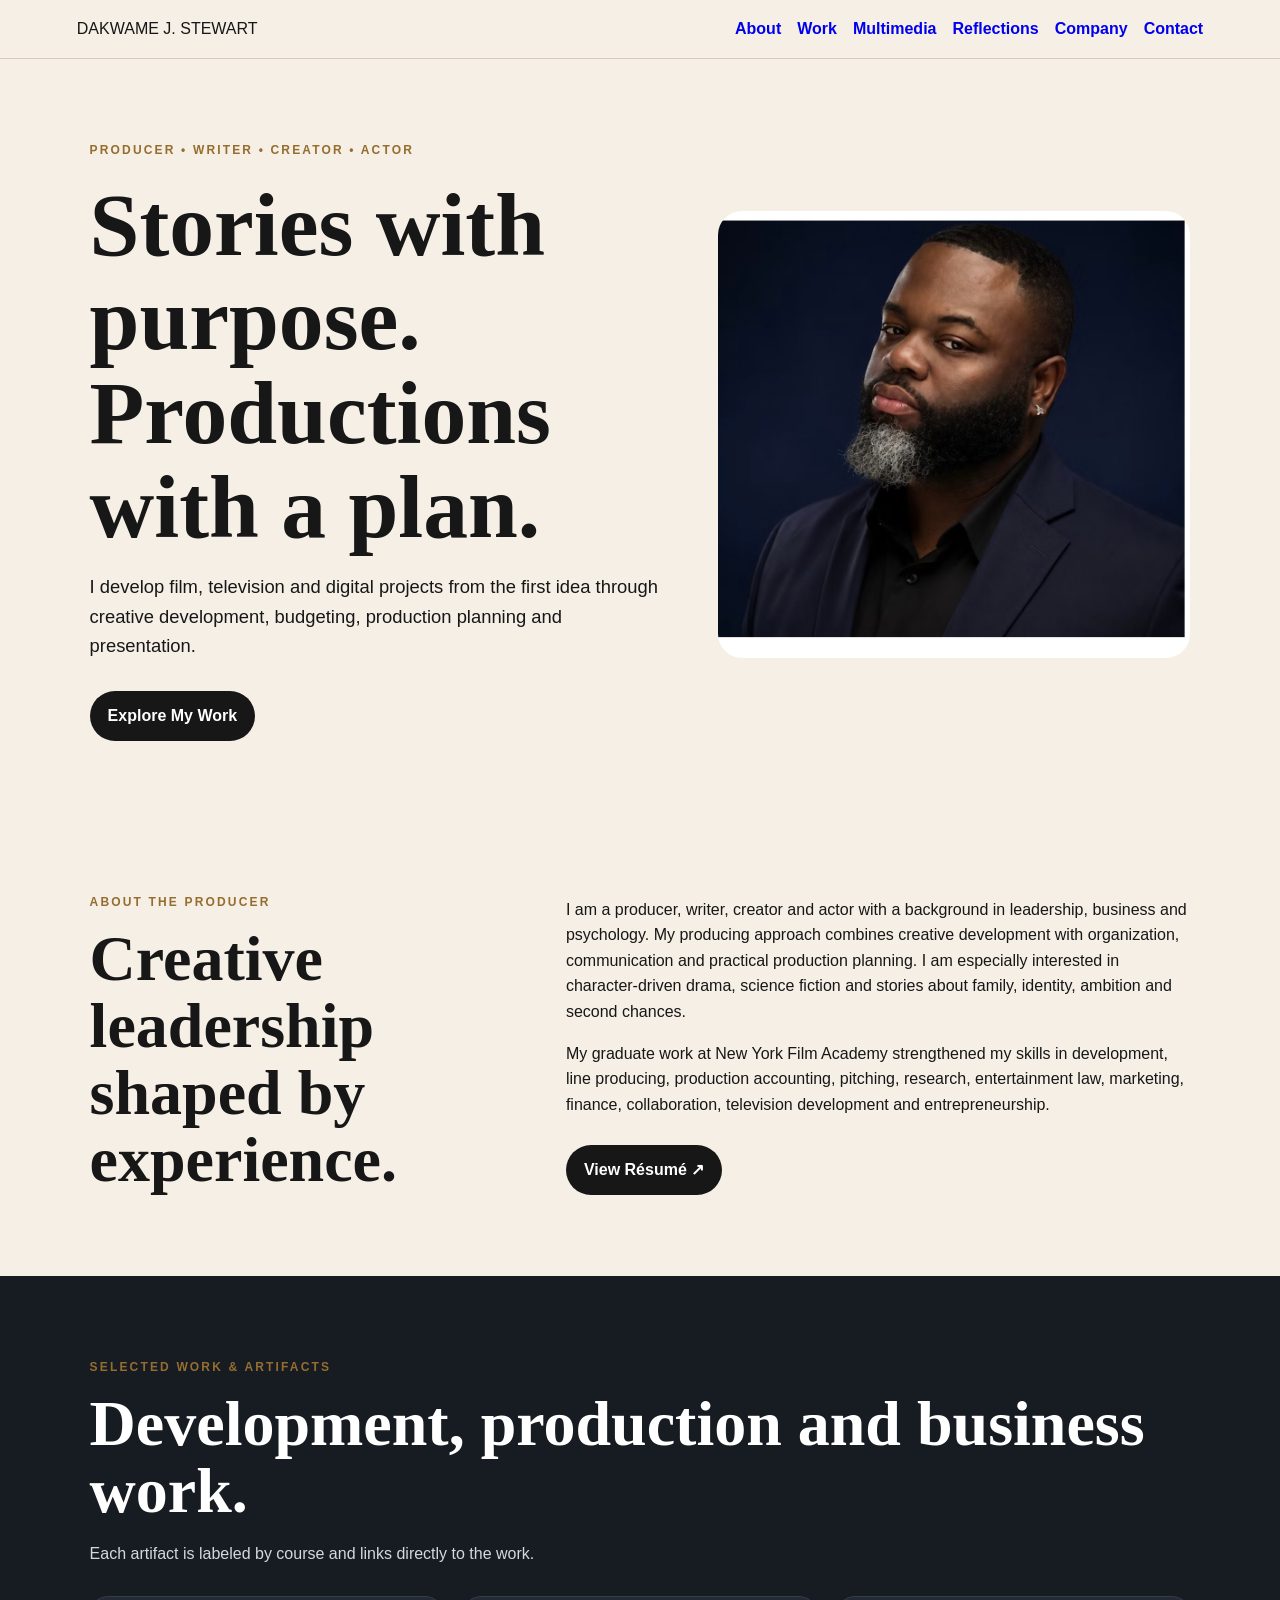
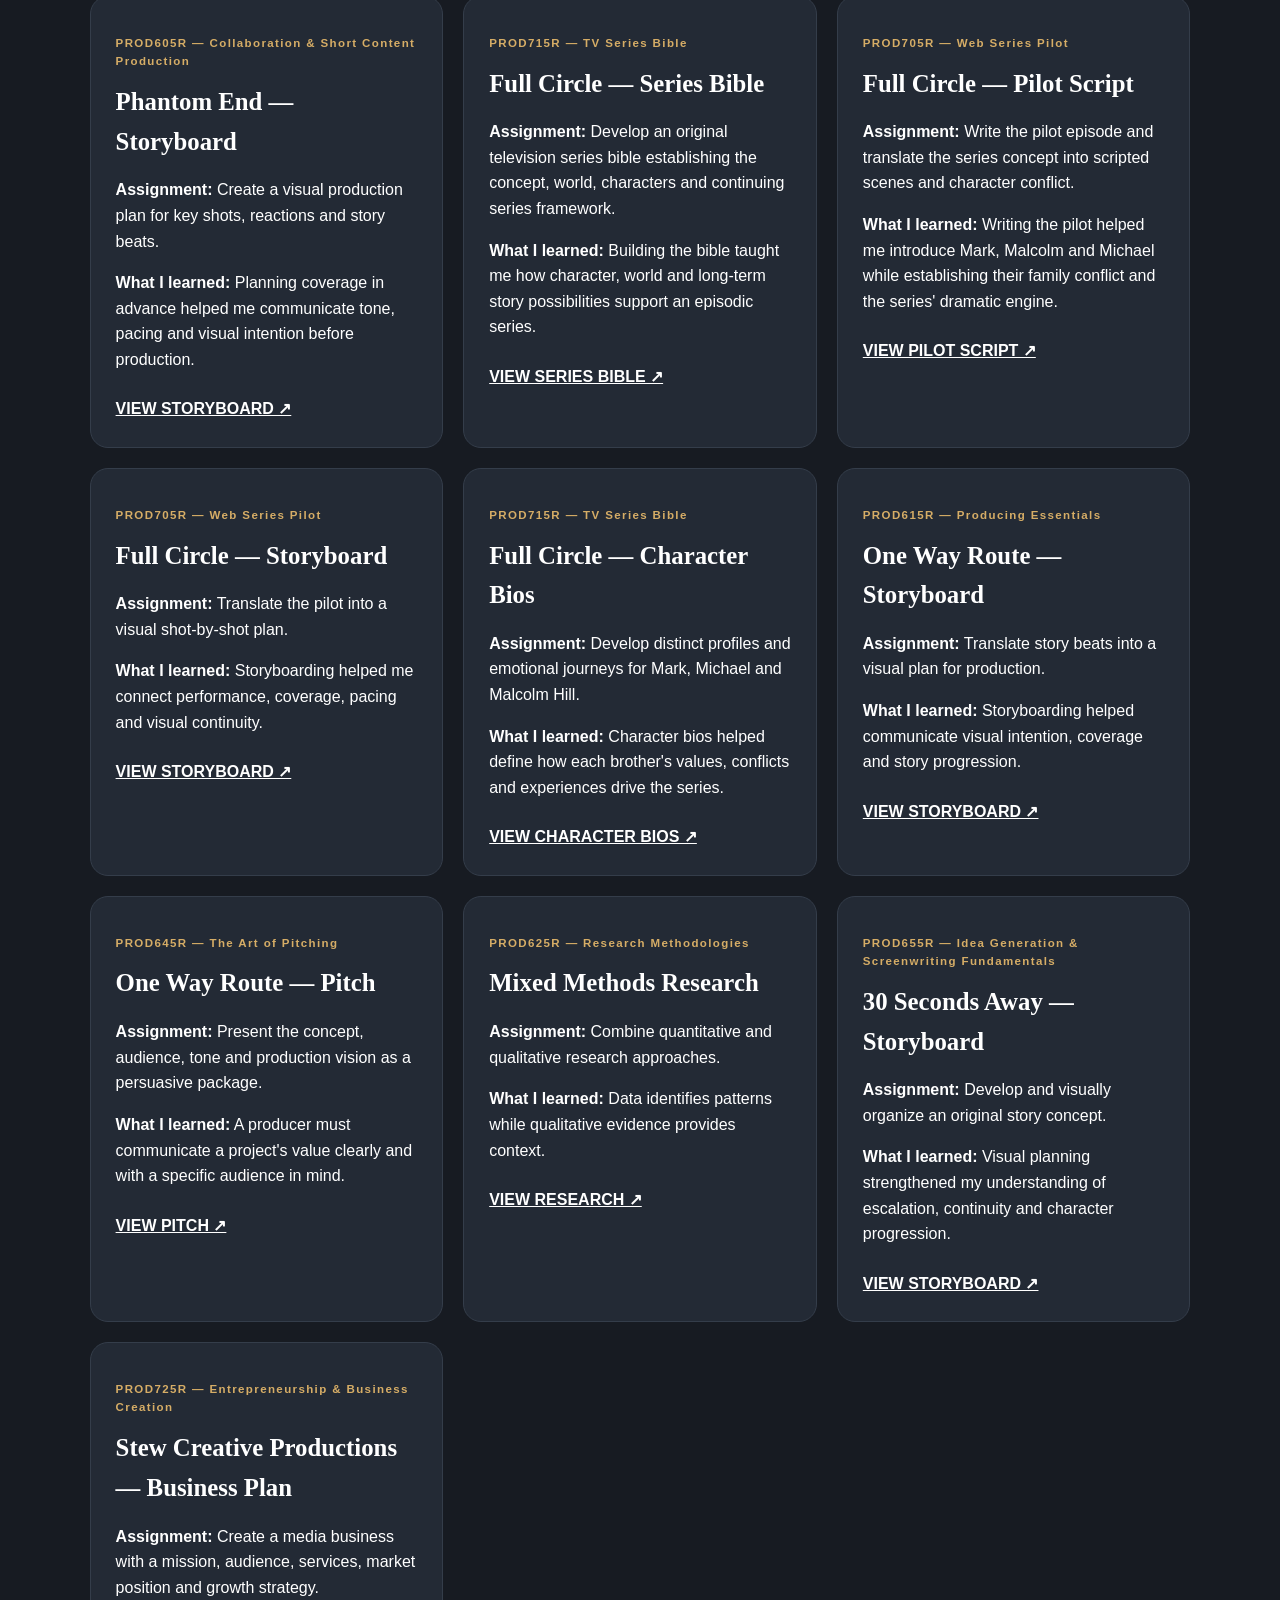
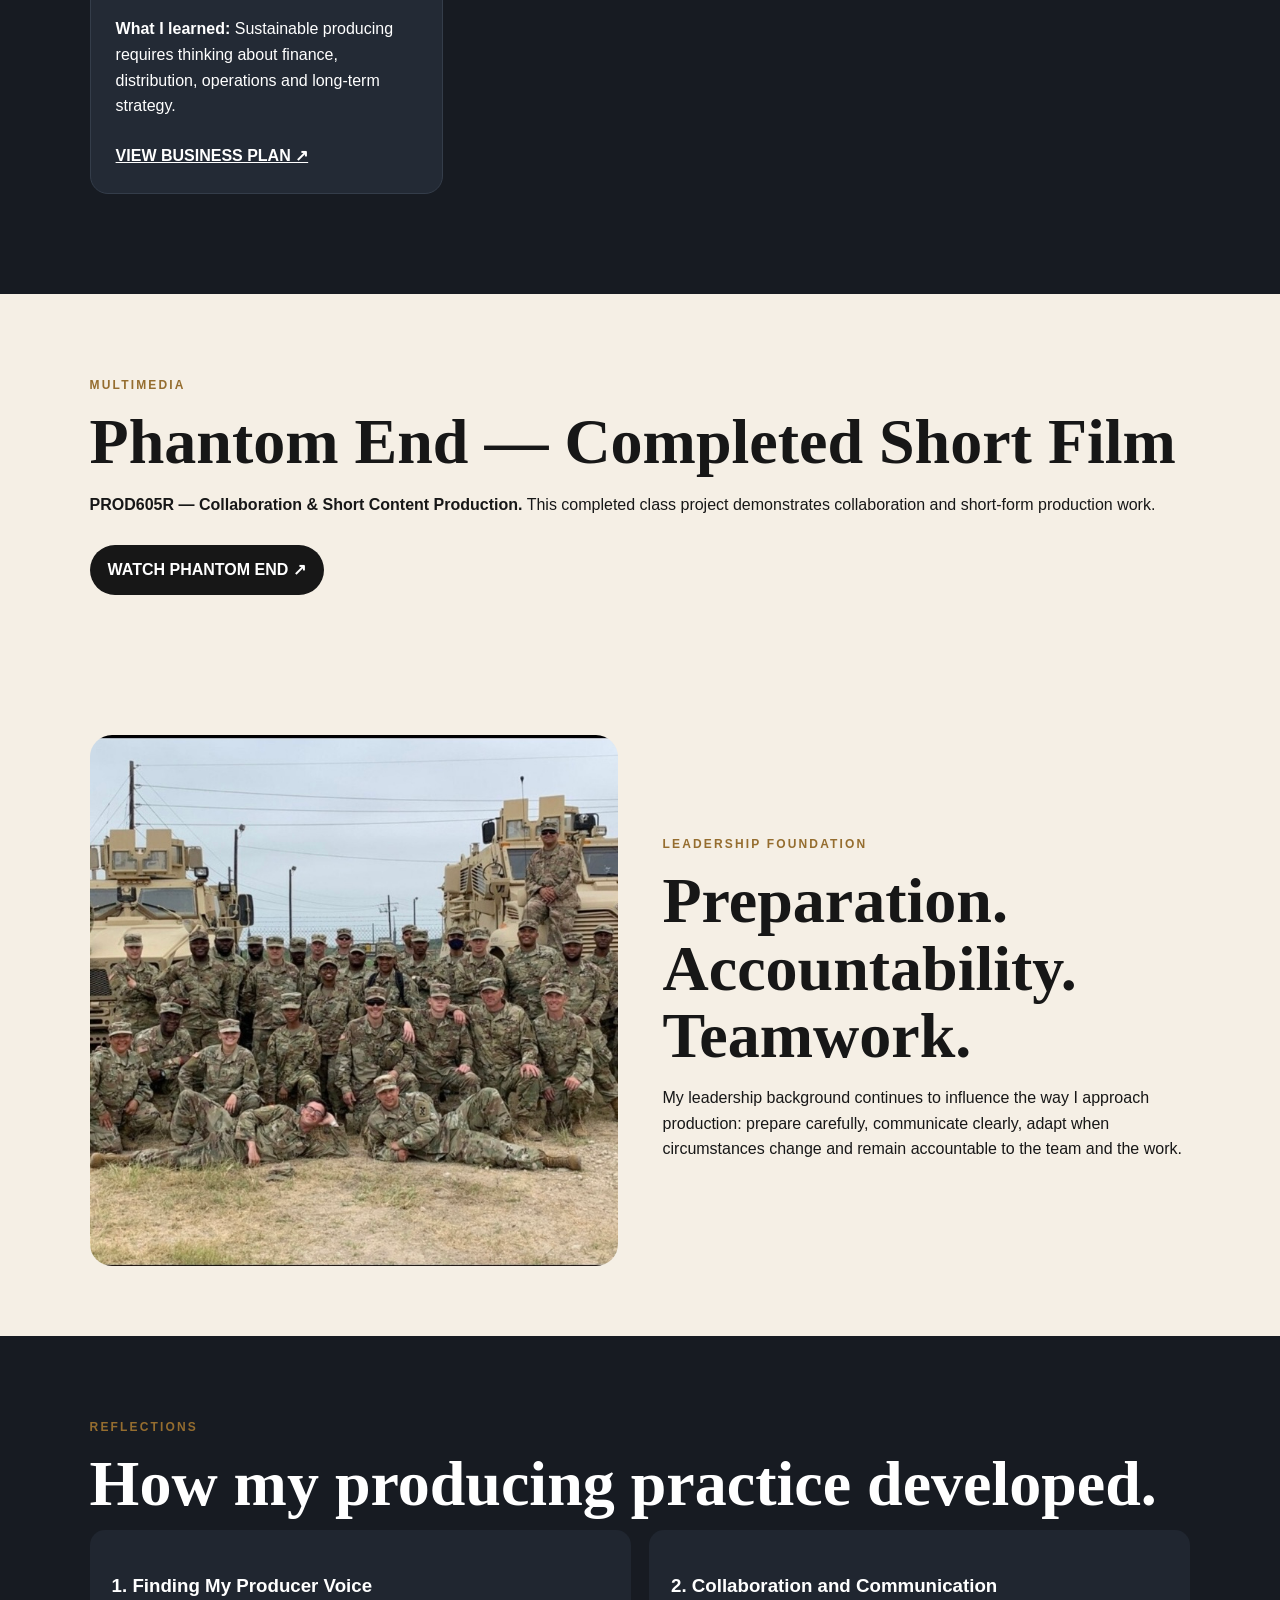
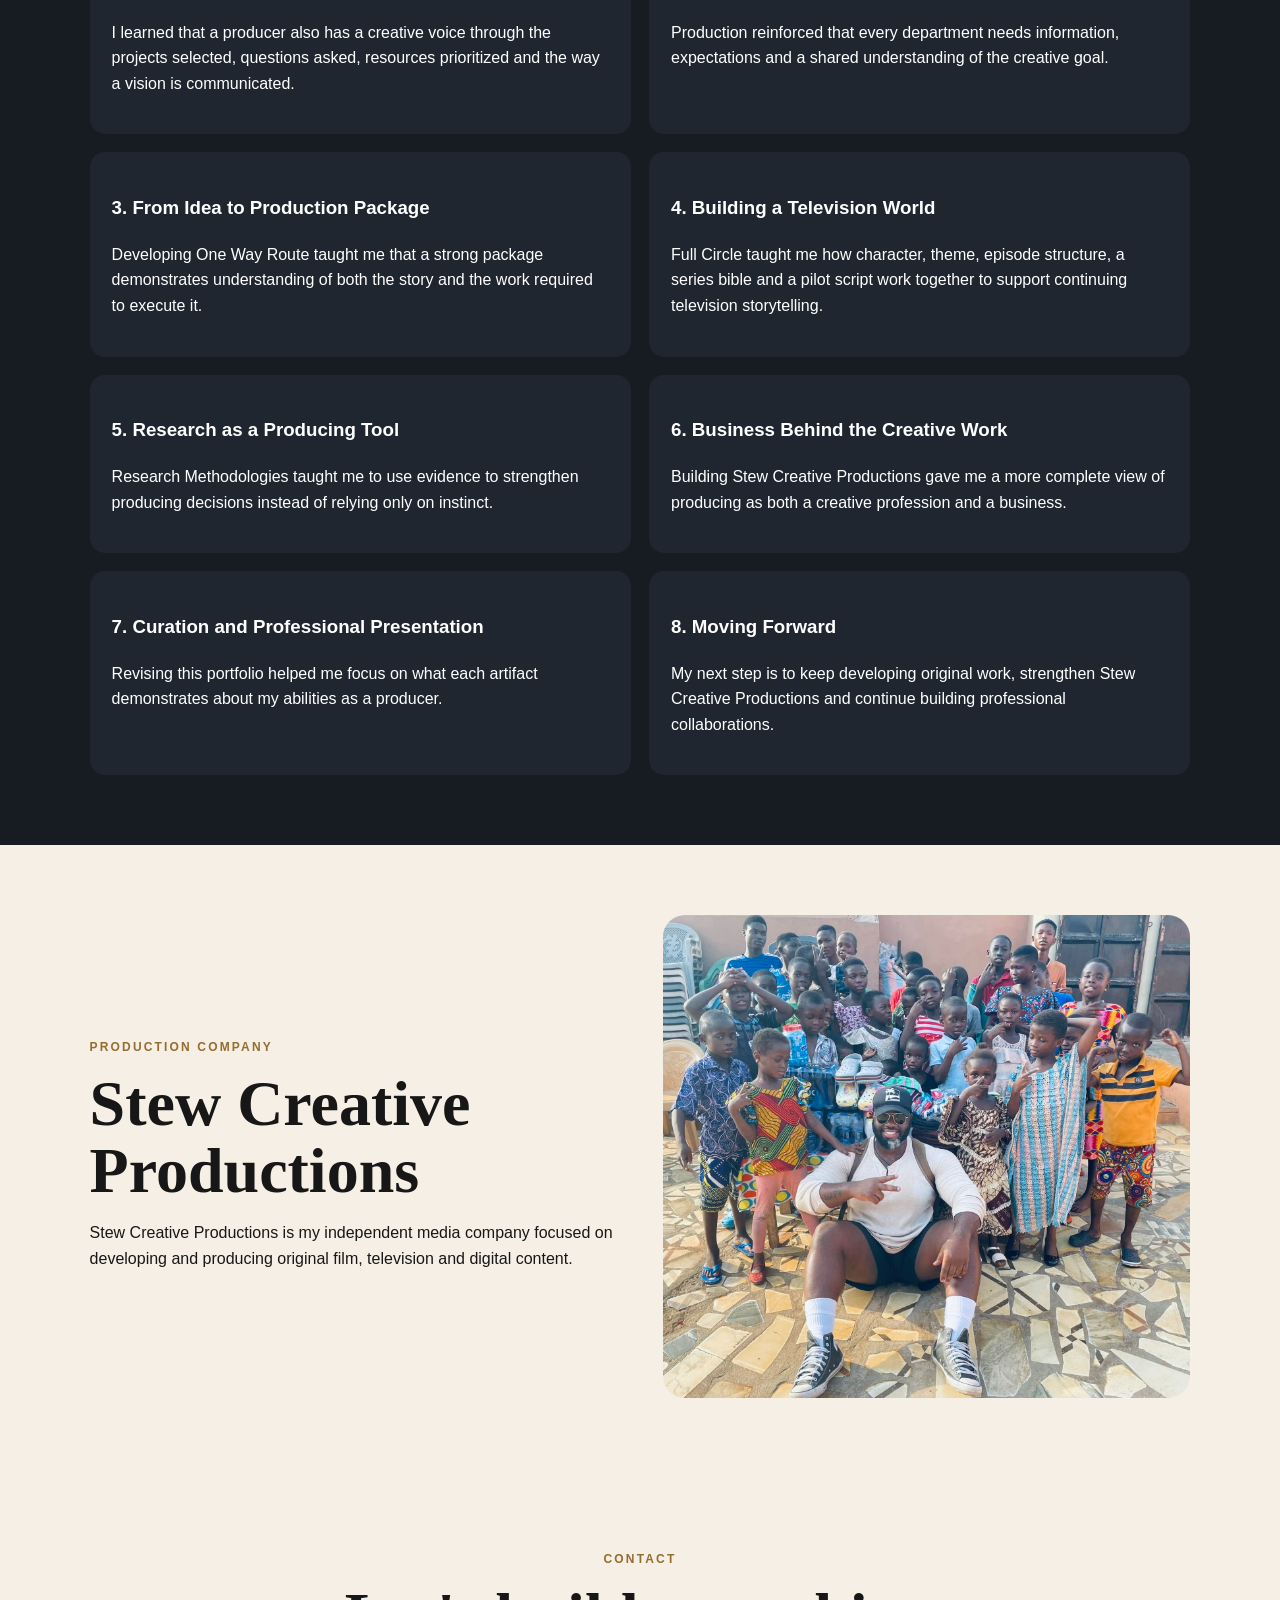
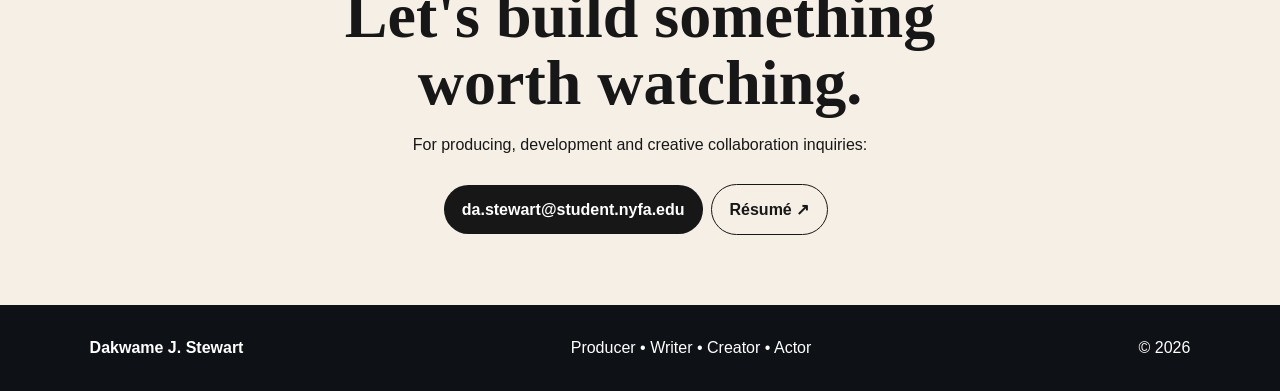
<file: index.html>
<!doctype html><html lang="en"><head><meta charset="utf-8"><meta name="viewport" content="width=device-width,initial-scale=1"><title>Dakwame J. Stewart | Producer Portfolio</title><link rel="stylesheet" href="styles.css"></head><body>
<header><a class="brand" href="#home">DAKWAME J. STEWART</a><nav><a href="#about">About</a><a href="#work">Work</a><a href="#multimedia">Multimedia</a><a href="#reflections">Reflections</a><a href="#company">Company</a><a href="#contact">Contact</a></nav></header>
<main><section id="home" class="hero"><div><p class="kicker">PRODUCER • WRITER • CREATOR • ACTOR</p><h1>Stories with purpose. Productions with a plan.</h1><p class="lede">I develop film, television and digital projects from the first idea through creative development, budgeting, production planning and presentation.</p><a class="btn" href="#work">Explore My Work</a></div><img src="assets/portrait.jpeg" alt="Professional portrait of Dakwame J. Stewart"></section>
<section id="about" class="split"><div><p class="kicker">ABOUT THE PRODUCER</p><h2>Creative leadership shaped by experience.</h2></div><div><p>I am a producer, writer, creator and actor with a background in leadership, business and psychology. My producing approach combines creative development with organization, communication and practical production planning. I am especially interested in character-driven drama, science fiction and stories about family, identity, ambition and second chances.</p><p>My graduate work at New York Film Academy strengthened my skills in development, line producing, production accounting, pitching, research, entertainment law, marketing, finance, collaboration, television development and entrepreneurship.</p><a class="btn" href="assets/Dakwame-Stewart-Resume.pdf" target="_blank">View Résumé ↗</a></div></section>
<section id="work" class="dark fullbleed"><div class="section-inner"><p class="kicker">SELECTED WORK & ARTIFACTS</p><h2>Development, production and business work.</h2><p class="section-intro">Each artifact is labeled by course and links directly to the work.</p><div class="artifact-grid">
<article class="artifact"><p class="tag">PROD605R — Collaboration & Short Content Production</p><h3>Phantom End — Storyboard</h3><p><b>Assignment:</b> Create a visual production plan for key shots, reactions and story beats.</p><p><b>What I learned:</b> Planning coverage in advance helped me communicate tone, pacing and visual intention before production.</p><a href="assets/Phantom_End_Storyboard_DISTINCT.pdf" target="_blank">VIEW STORYBOARD ↗</a></article>
<article class="artifact"><p class="tag">PROD715R — TV Series Bible</p><h3>Full Circle — Series Bible</h3><p><b>Assignment:</b> Develop an original television series bible establishing the concept, world, characters and continuing series framework.</p><p><b>What I learned:</b> Building the bible taught me how character, world and long-term story possibilities support an episodic series.</p><a href="assets/Full_Circle_Pilot.pdf" target="_blank">VIEW SERIES BIBLE ↗</a></article>
<article class="artifact"><p class="tag">PROD705R — Web Series Pilot</p><h3>Full Circle — Pilot Script</h3><p><b>Assignment:</b> Write the pilot episode and translate the series concept into scripted scenes and character conflict.</p><p><b>What I learned:</b> Writing the pilot helped me introduce Mark, Malcolm and Michael while establishing their family conflict and the series' dramatic engine.</p><a href="assets/PILOT%20SCRIPT%20-Full%20Circle-.pdf" target="_blank">VIEW PILOT SCRIPT ↗</a></article>
<article class="artifact"><p class="tag">PROD705R — Web Series Pilot</p><h3>Full Circle — Storyboard</h3><p><b>Assignment:</b> Translate the pilot into a visual shot-by-shot plan.</p><p><b>What I learned:</b> Storyboarding helped me connect performance, coverage, pacing and visual continuity.</p><a href="assets/FULL%20CIRCLE%20STORYBOARD%20.pdf" target="_blank">VIEW STORYBOARD ↗</a></article>
<article class="artifact"><p class="tag">PROD715R — TV Series Bible</p><h3>Full Circle — Character Bios</h3><p><b>Assignment:</b> Develop distinct profiles and emotional journeys for Mark, Michael and Malcolm Hill.</p><p><b>What I learned:</b> Character bios helped define how each brother's values, conflicts and experiences drive the series.</p><a href="assets/REVISED%20CHARACTER%20BIOS.pdf" target="_blank">VIEW CHARACTER BIOS ↗</a></article>
<article class="artifact"><p class="tag">PROD615R — Producing Essentials</p><h3>One Way Route — Storyboard</h3><p><b>Assignment:</b> Translate story beats into a visual plan for production.</p><p><b>What I learned:</b> Storyboarding helped communicate visual intention, coverage and story progression.</p><a href="assets/One_Way_Route_Storyboard_DISTINCT.pdf" target="_blank">VIEW STORYBOARD ↗</a></article>
<article class="artifact"><p class="tag">PROD645R — The Art of Pitching</p><h3>One Way Route — Pitch</h3><p><b>Assignment:</b> Present the concept, audience, tone and production vision as a persuasive package.</p><p><b>What I learned:</b> A producer must communicate a project's value clearly and with a specific audience in mind.</p><a href="assets/One%20Way%20Route%20Pitch.pptx" target="_blank">VIEW PITCH ↗</a></article>
<article class="artifact"><p class="tag">PROD625R — Research Methodologies</p><h3>Mixed Methods Research</h3><p><b>Assignment:</b> Combine quantitative and qualitative research approaches.</p><p><b>What I learned:</b> Data identifies patterns while qualitative evidence provides context.</p><a href="assets/Mixed_Methods_Research.pdf" target="_blank">VIEW RESEARCH ↗</a></article>
<article class="artifact"><p class="tag">PROD655R — Idea Generation & Screenwriting Fundamentals</p><h3>30 Seconds Away — Storyboard</h3><p><b>Assignment:</b> Develop and visually organize an original story concept.</p><p><b>What I learned:</b> Visual planning strengthened my understanding of escalation, continuity and character progression.</p><a href="assets/30_Seconds_Away_Storyboard_DISTINCT.pdf" target="_blank">VIEW STORYBOARD ↗</a></article>
<article class="artifact"><p class="tag">PROD725R — Entrepreneurship & Business Creation</p><h3>Stew Creative Productions — Business Plan</h3><p><b>Assignment:</b> Create a media business with a mission, audience, services, market position and growth strategy.</p><p><b>What I learned:</b> Sustainable producing requires thinking about finance, distribution, operations and long-term strategy.</p><a href="assets/REVISED%20BUSINESS.pdf" target="_blank">VIEW BUSINESS PLAN ↗</a></article>
</div></div></section>
<section id="multimedia"><p class="kicker">MULTIMEDIA</p><h2>Phantom End — Completed Short Film</h2><p><b>PROD605R — Collaboration & Short Content Production.</b> This completed class project demonstrates collaboration and short-form production work.</p><a class="btn" href="https://youtu.be/8IARrA4el0o" target="_blank">WATCH PHANTOM END ↗</a></section>
<section class="visual-story"><img src="assets/military.jpeg" alt="Military unit photo"><div><p class="kicker">LEADERSHIP FOUNDATION</p><h2>Preparation. Accountability. Teamwork.</h2><p>My leadership background continues to influence the way I approach production: prepare carefully, communicate clearly, adapt when circumstances change and remain accountable to the team and the work.</p></div></section>
<section id="reflections" class="dark fullbleed"><div class="section-inner"><p class="kicker">REFLECTIONS</p><h2>How my producing practice developed.</h2><div class="reflections">
<article><h3>1. Finding My Producer Voice</h3><p>I learned that a producer also has a creative voice through the projects selected, questions asked, resources prioritized and the way a vision is communicated.</p></article>
<article><h3>2. Collaboration and Communication</h3><p>Production reinforced that every department needs information, expectations and a shared understanding of the creative goal.</p></article>
<article><h3>3. From Idea to Production Package</h3><p>Developing One Way Route taught me that a strong package demonstrates understanding of both the story and the work required to execute it.</p></article>
<article><h3>4. Building a Television World</h3><p>Full Circle taught me how character, theme, episode structure, a series bible and a pilot script work together to support continuing television storytelling.</p></article>
<article><h3>5. Research as a Producing Tool</h3><p>Research Methodologies taught me to use evidence to strengthen producing decisions instead of relying only on instinct.</p></article>
<article><h3>6. Business Behind the Creative Work</h3><p>Building Stew Creative Productions gave me a more complete view of producing as both a creative profession and a business.</p></article>
<article><h3>7. Curation and Professional Presentation</h3><p>Revising this portfolio helped me focus on what each artifact demonstrates about my abilities as a producer.</p></article>
<article><h3>8. Moving Forward</h3><p>My next step is to keep developing original work, strengthen Stew Creative Productions and continue building professional collaborations.</p></article>
</div></div></section>
<section id="company" class="company"><div><p class="kicker">PRODUCTION COMPANY</p><h2>Stew Creative Productions</h2><p>Stew Creative Productions is my independent media company focused on developing and producing original film, television and digital content.</p></div><img src="assets/community-service.jpeg" alt="Community service"></section>
<section id="contact" class="contact"><p class="kicker">CONTACT</p><h2>Let's build something worth watching.</h2><p>For producing, development and creative collaboration inquiries:</p><a class="btn" href="mailto:da.stewart@student.nyfa.edu">da.stewart@student.nyfa.edu</a><a class="btn secondary" href="assets/Dakwame-Stewart-Resume.pdf" target="_blank">Résumé ↗</a></section></main>
<footer><strong>Dakwame J. Stewart</strong><span>Producer • Writer • Creator • Actor</span><span>© 2026</span></footer></body></html>
</file>
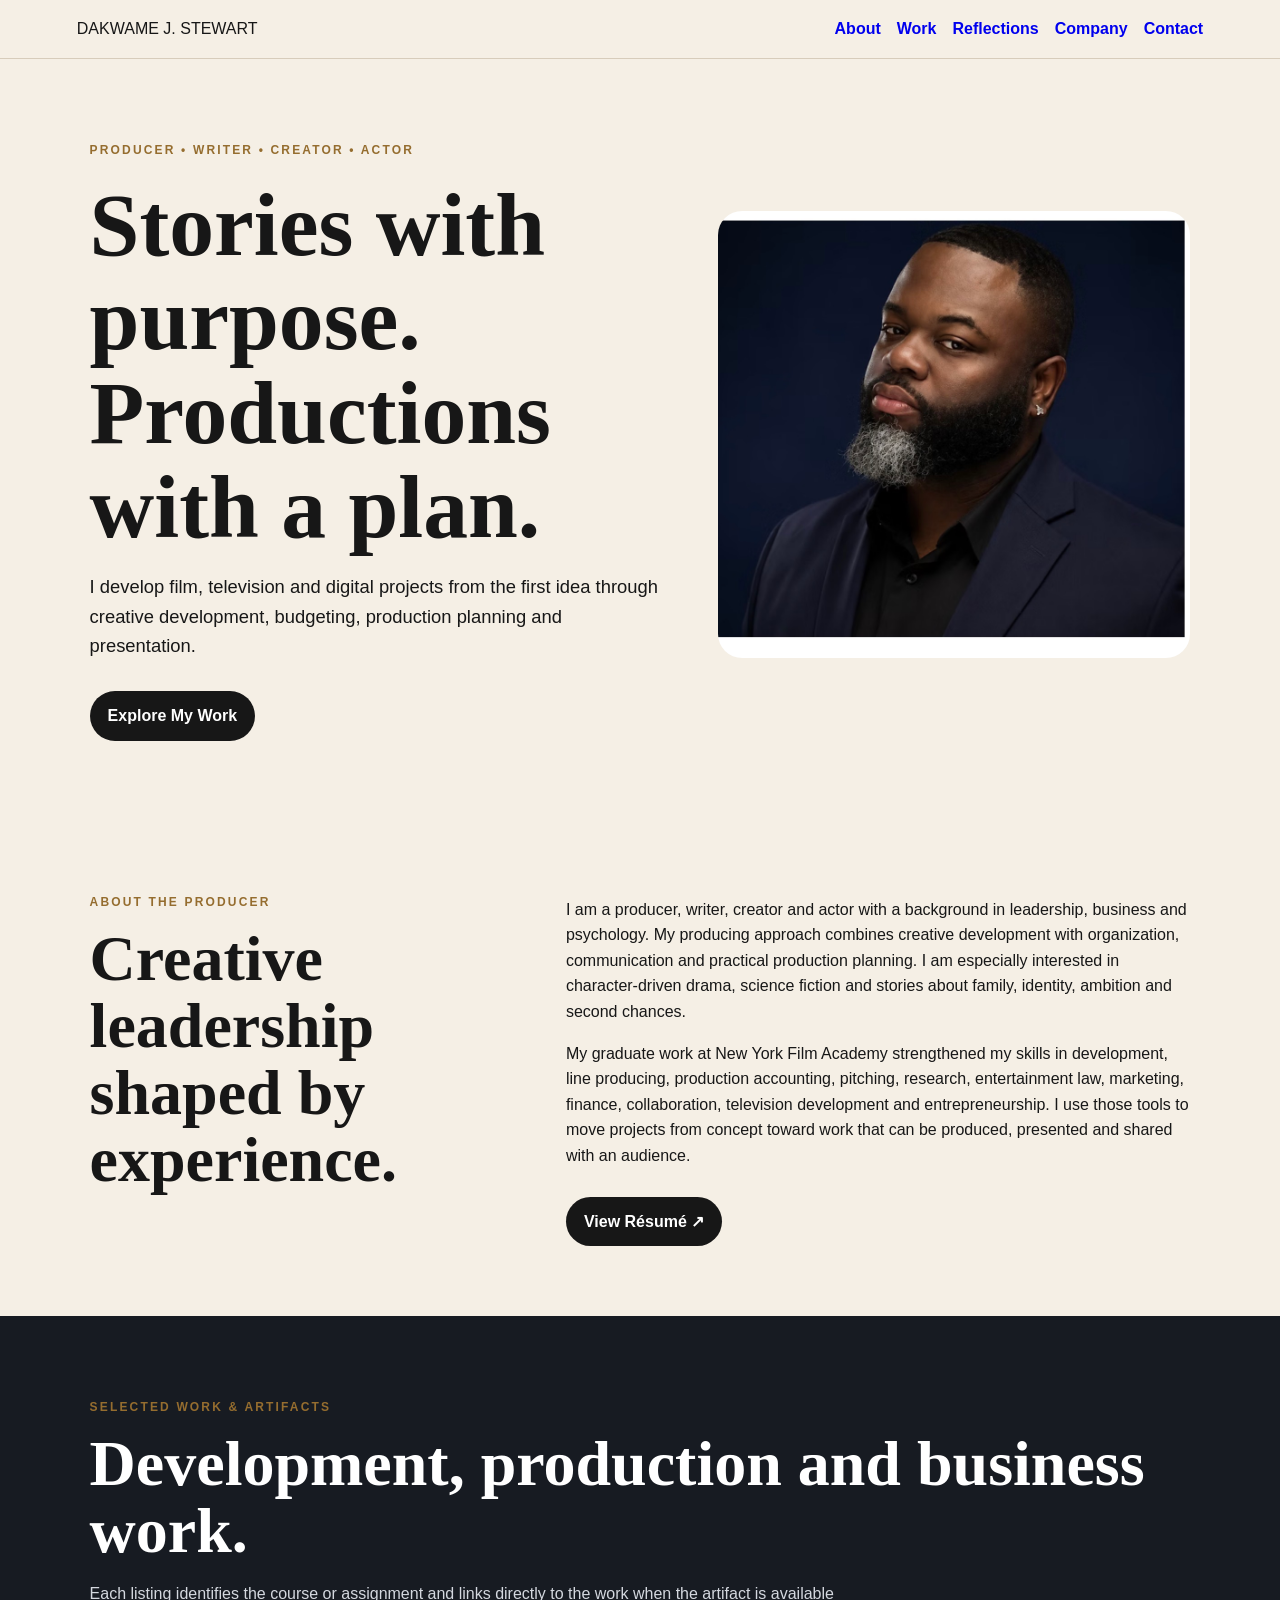
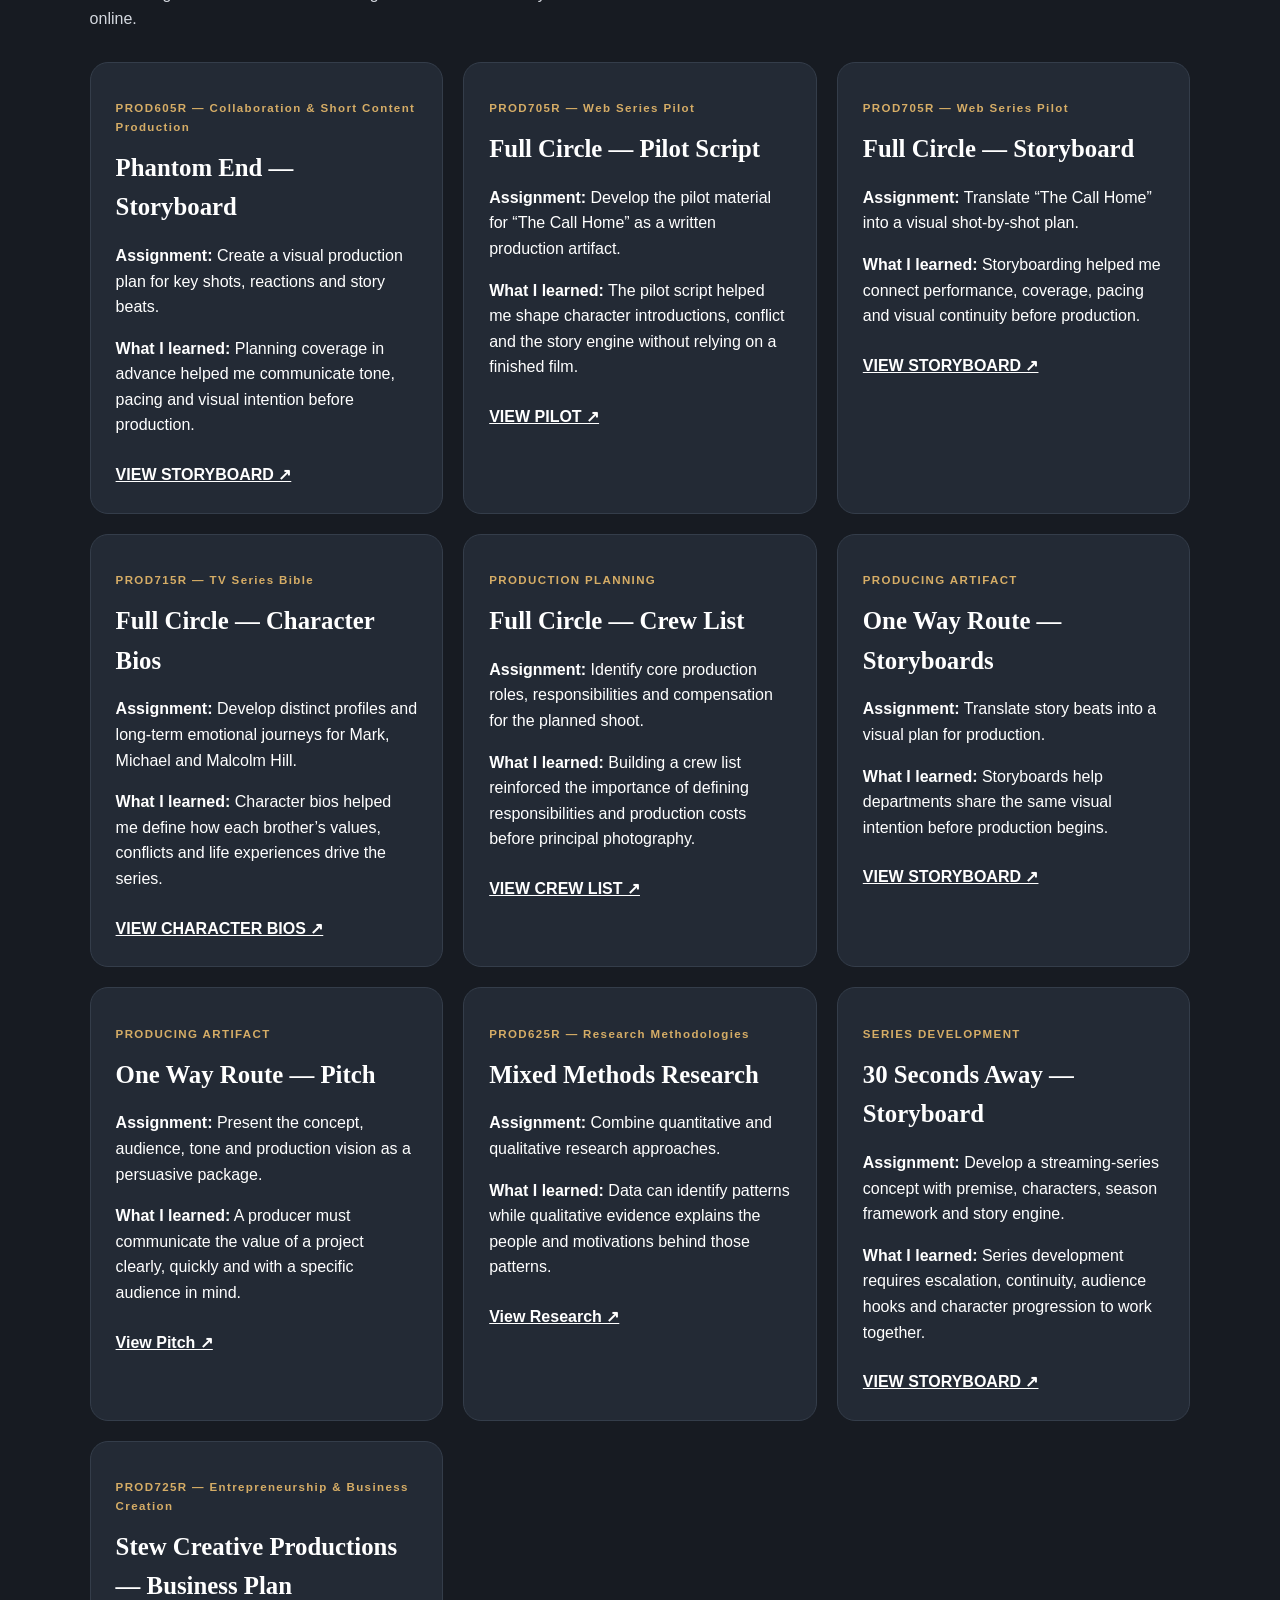
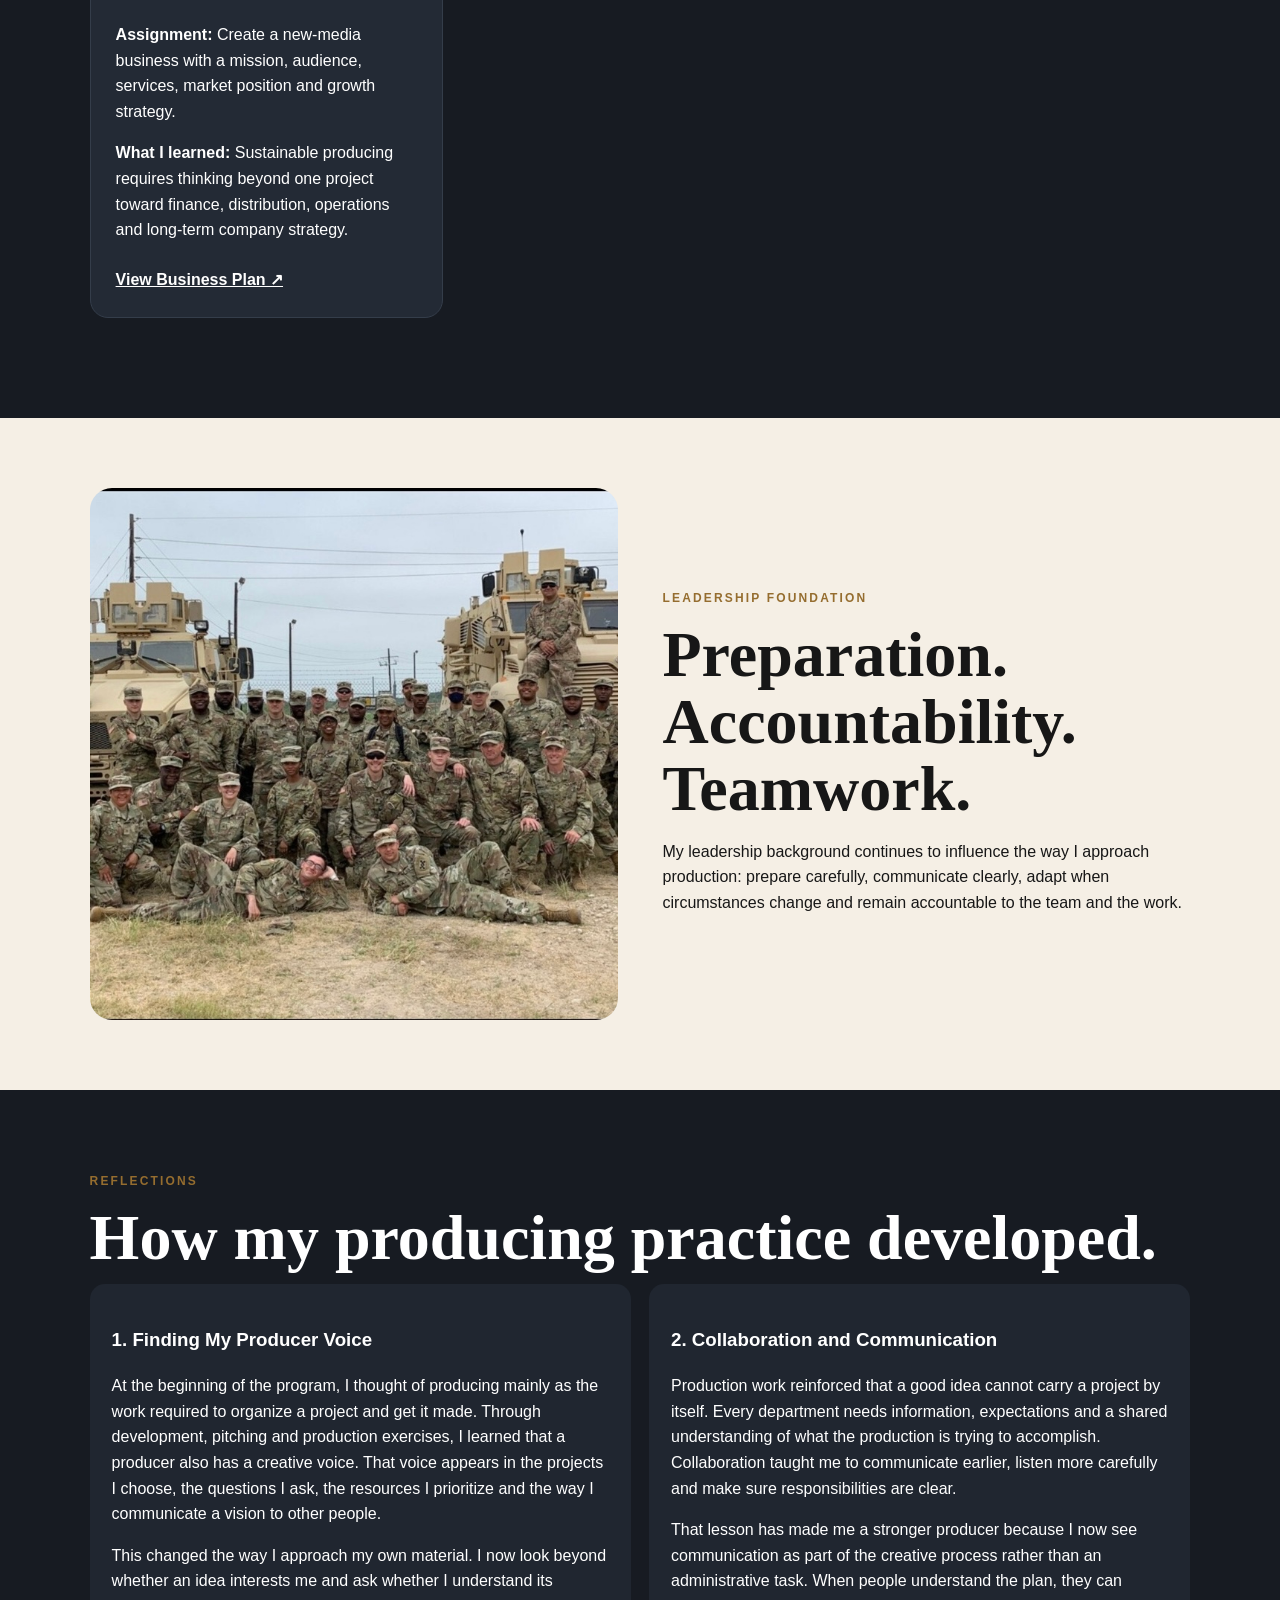
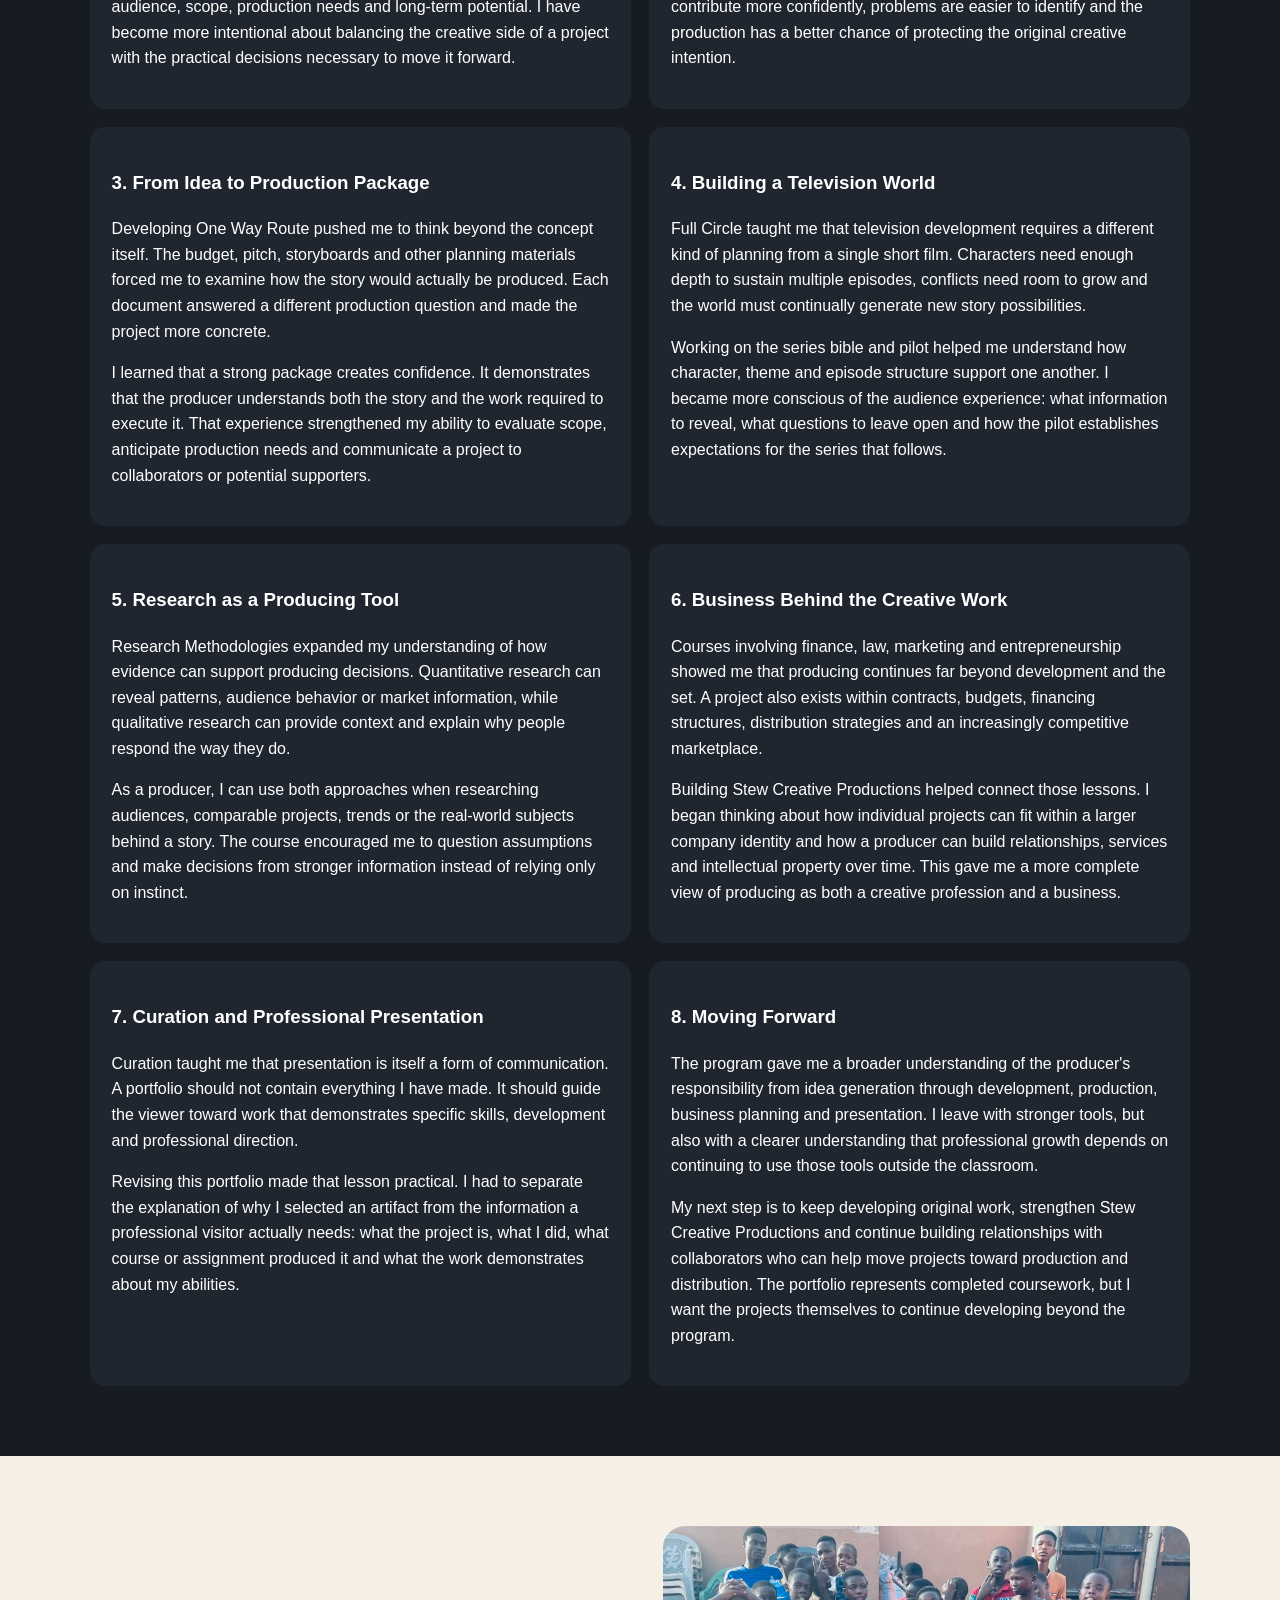
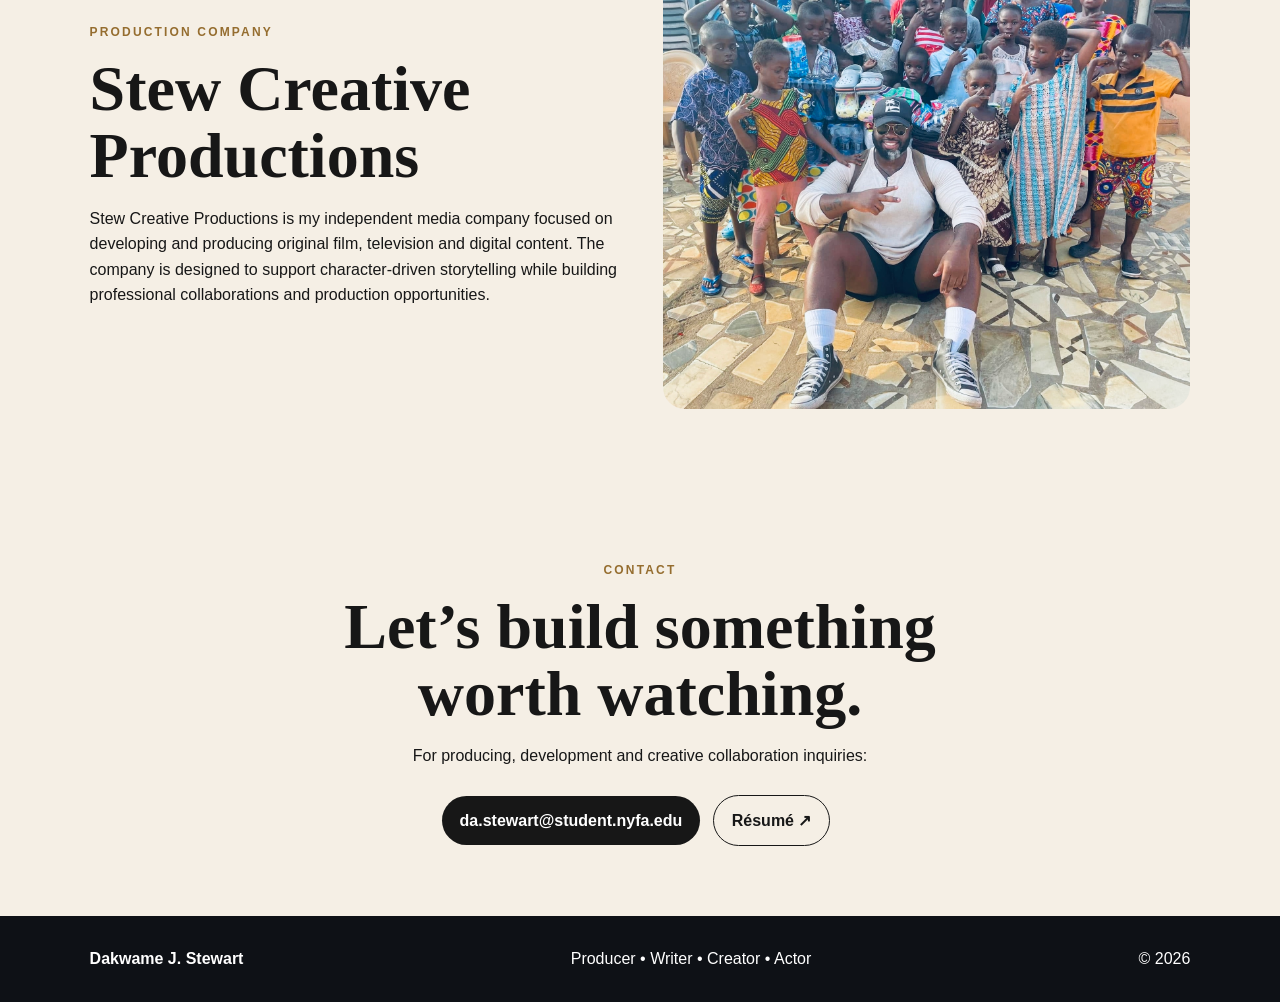
<file: EPORTFOLIO_CORRECTED_ALL_LINKS.html>
<!doctype html>
<html lang="en">
<head>
<meta charset="utf-8">
<meta name="viewport" content="width=device-width, initial-scale=1">
<title>Dakwame J. Stewart | Producer Portfolio</title>
<meta name="description" content="Producer portfolio of Dakwame J. Stewart featuring film, television, research, business and production work developed at New York Film Academy.">
<link rel="stylesheet" href="styles.css">
</head>
<body>
<header>
  <a class="brand" href="#home">DAKWAME J. STEWART</a>
  <nav>
    <a href="#about">About</a><a href="#work">Work</a><a href="#reflections">Reflections</a><a href="#company">Company</a><a href="#contact">Contact</a>
  </nav>
</header>

<main>
<section id="home" class="hero">
  <div>
    <p class="kicker">PRODUCER • WRITER • CREATOR • ACTOR</p>
    <h1>Stories with purpose. Productions with a plan.</h1>
    <p class="lede">I develop film, television and digital projects from the first idea through creative development, budgeting, production planning and presentation.</p>
    <a class="btn" href="#work">Explore My Work</a>
    
  </div>
  <img src="assets/portrait.jpeg" alt="Professional portrait of Dakwame J. Stewart">
</section>

<section id="about" class="split">
  <div>
    <p class="kicker">ABOUT THE PRODUCER</p>
    <h2>Creative leadership shaped by experience.</h2>
  </div>
  <div>
    <p>I am a producer, writer, creator and actor with a background in leadership, business and psychology. My producing approach combines creative development with organization, communication and practical production planning. I am especially interested in character-driven drama, science fiction and stories about family, identity, ambition and second chances.</p>
    <p>My graduate work at New York Film Academy strengthened my skills in development, line producing, production accounting, pitching, research, entertainment law, marketing, finance, collaboration, television development and entrepreneurship. I use those tools to move projects from concept toward work that can be produced, presented and shared with an audience.</p>
    <a class="btn" href="assets/Dakwame-Stewart-Resume.pdf" target="_blank" rel="noopener">View Résumé ↗</a>
  </div>
</section>

<section id="work" class="dark fullbleed">
  <div class="section-inner">
    <p class="kicker">SELECTED WORK & ARTIFACTS</p>
    <h2>Development, production and business work.</h2>
    <p class="section-intro">Each listing identifies the course or assignment and links directly to the work when the artifact is available online.</p>
<div class="artifact-grid">
<article class="artifact"><p class="tag">PROD605R — Collaboration & Short Content Production</p><h3>Phantom End — Storyboard</h3><p><b>Assignment:</b> Create a visual production plan for key shots, reactions and story beats.</p><p><b>What I learned:</b> Planning coverage in advance helped me communicate tone, pacing and visual intention before production.</p><a href="assets/Phantom_End_Storyboard_DISTINCT.pdf" target="_blank" rel="noopener">VIEW STORYBOARD ↗</a></article>
      <article class="artifact"><p class="tag">PROD705R — Web Series Pilot</p><h3>Full Circle — Pilot Script</h3><p><b>Assignment:</b> Develop the pilot material for “The Call Home” as a written production artifact.</p><p><b>What I learned:</b> The pilot script helped me shape character introductions, conflict and the story engine without relying on a finished film.</p><a href="assets/Full_Circle_Pilot.pdf" target="_blank" rel="noopener">VIEW PILOT ↗</a></article>

      <article class="artifact"><p class="tag">PROD705R — Web Series Pilot</p><h3>Full Circle — Storyboard</h3><p><b>Assignment:</b> Translate “The Call Home” into a visual shot-by-shot plan.</p><p><b>What I learned:</b> Storyboarding helped me connect performance, coverage, pacing and visual continuity before production.</p><a href="assets/FULL%20CIRCLE%20STORYBOARD%20.pdf" target="_blank" rel="noopener">VIEW STORYBOARD ↗</a></article>

      <article class="artifact"><p class="tag">PROD715R — TV Series Bible</p><h3>Full Circle — Character Bios</h3><p><b>Assignment:</b> Develop distinct profiles and long-term emotional journeys for Mark, Michael and Malcolm Hill.</p><p><b>What I learned:</b> Character bios helped me define how each brother’s values, conflicts and life experiences drive the series.</p><a href="assets/REVISED%20CHARACTER%20BIOS.pdf" target="_blank" rel="noopener">VIEW CHARACTER BIOS ↗</a></article>

      <article class="artifact"><p class="tag">PRODUCTION PLANNING</p><h3>Full Circle — Crew List</h3><p><b>Assignment:</b> Identify core production roles, responsibilities and compensation for the planned shoot.</p><p><b>What I learned:</b> Building a crew list reinforced the importance of defining responsibilities and production costs before principal photography.</p><a href="assets/FULL%20CIRCLE%20CREW%20LIST.pdf" target="_blank" rel="noopener">VIEW CREW LIST ↗</a></article>

      <article class="artifact"><p class="tag">PRODUCING ARTIFACT</p><h3>One Way Route — Storyboards</h3><p><b>Assignment:</b> Translate story beats into a visual plan for production.</p><p><b>What I learned:</b> Storyboards help departments share the same visual intention before production begins.</p><a href="assets/One_Way_Route_Storyboard_DISTINCT.pdf" target="_blank" rel="noopener">VIEW STORYBOARD ↗</a></article>

      <article class="artifact"><p class="tag">PRODUCING ARTIFACT</p><h3>One Way Route — Pitch</h3><p><b>Assignment:</b> Present the concept, audience, tone and production vision as a persuasive package.</p><p><b>What I learned:</b> A producer must communicate the value of a project clearly, quickly and with a specific audience in mind.</p><a href="assets/One%20Way%20Route%20Pitch.pptx" target="_blank" rel="noopener">View Pitch ↗</a></article>

      <article class="artifact"><p class="tag">PROD625R — Research Methodologies</p><h3>Mixed Methods Research</h3><p><b>Assignment:</b> Combine quantitative and qualitative research approaches.</p><p><b>What I learned:</b> Data can identify patterns while qualitative evidence explains the people and motivations behind those patterns.</p><a href="assets/Mixed_Methods_Research.pdf" target="_blank" rel="noopener">View Research ↗</a></article>

      <article class="artifact"><p class="tag">SERIES DEVELOPMENT</p><h3>30 Seconds Away — Storyboard</h3><p><b>Assignment:</b> Develop a streaming-series concept with premise, characters, season framework and story engine.</p><p><b>What I learned:</b> Series development requires escalation, continuity, audience hooks and character progression to work together.</p><a href="assets/30_Seconds_Away_Storyboard_DISTINCT.pdf" target="_blank" rel="noopener">VIEW STORYBOARD ↗</a></article>

      <article class="artifact"><p class="tag">PROD725R — Entrepreneurship & Business Creation</p><h3>Stew Creative Productions — Business Plan</h3><p><b>Assignment:</b> Create a new-media business with a mission, audience, services, market position and growth strategy.</p><p><b>What I learned:</b> Sustainable producing requires thinking beyond one project toward finance, distribution, operations and long-term company strategy.</p><a href="assets/REVISED%20BUSINESS.pdf" target="_blank" rel="noopener">View Business Plan ↗</a></article>
    </div>
  </div>
</section>



<section class="visual-story">
  <img src="assets/military.jpeg" alt="Military unit photo">
  <div><p class="kicker">LEADERSHIP FOUNDATION</p><h2>Preparation. Accountability. Teamwork.</h2><p>My leadership background continues to influence the way I approach production: prepare carefully, communicate clearly, adapt when circumstances change and remain accountable to the team and the work.</p></div>
</section>

<section id="reflections" class="dark fullbleed">
 <div class="section-inner"><p class="kicker">REFLECTIONS</p><h2>How my producing practice developed.</h2>
  <div class="reflections">
   <article><h3>1. Finding My Producer Voice</h3><p>At the beginning of the program, I thought of producing mainly as the work required to organize a project and get it made. Through development, pitching and production exercises, I learned that a producer also has a creative voice. That voice appears in the projects I choose, the questions I ask, the resources I prioritize and the way I communicate a vision to other people.</p><p>This changed the way I approach my own material. I now look beyond whether an idea interests me and ask whether I understand its audience, scope, production needs and long-term potential. I have become more intentional about balancing the creative side of a project with the practical decisions necessary to move it forward.</p></article>
   <article><h3>2. Collaboration and Communication</h3><p>Production work reinforced that a good idea cannot carry a project by itself. Every department needs information, expectations and a shared understanding of what the production is trying to accomplish. Collaboration taught me to communicate earlier, listen more carefully and make sure responsibilities are clear.</p><p>That lesson has made me a stronger producer because I now see communication as part of the creative process rather than an administrative task. When people understand the plan, they can contribute more confidently, problems are easier to identify and the production has a better chance of protecting the original creative intention.</p></article>
   <article><h3>3. From Idea to Production Package</h3><p>Developing One Way Route pushed me to think beyond the concept itself. The budget, pitch, storyboards and other planning materials forced me to examine how the story would actually be produced. Each document answered a different production question and made the project more concrete.</p><p>I learned that a strong package creates confidence. It demonstrates that the producer understands both the story and the work required to execute it. That experience strengthened my ability to evaluate scope, anticipate production needs and communicate a project to collaborators or potential supporters.</p></article>
   <article><h3>4. Building a Television World</h3><p>Full Circle taught me that television development requires a different kind of planning from a single short film. Characters need enough depth to sustain multiple episodes, conflicts need room to grow and the world must continually generate new story possibilities.</p><p>Working on the series bible and pilot helped me understand how character, theme and episode structure support one another. I became more conscious of the audience experience: what information to reveal, what questions to leave open and how the pilot establishes expectations for the series that follows.</p></article>
   <article><h3>5. Research as a Producing Tool</h3><p>Research Methodologies expanded my understanding of how evidence can support producing decisions. Quantitative research can reveal patterns, audience behavior or market information, while qualitative research can provide context and explain why people respond the way they do.</p><p>As a producer, I can use both approaches when researching audiences, comparable projects, trends or the real-world subjects behind a story. The course encouraged me to question assumptions and make decisions from stronger information instead of relying only on instinct.</p></article>
   <article><h3>6. Business Behind the Creative Work</h3><p>Courses involving finance, law, marketing and entrepreneurship showed me that producing continues far beyond development and the set. A project also exists within contracts, budgets, financing structures, distribution strategies and an increasingly competitive marketplace.</p><p>Building Stew Creative Productions helped connect those lessons. I began thinking about how individual projects can fit within a larger company identity and how a producer can build relationships, services and intellectual property over time. This gave me a more complete view of producing as both a creative profession and a business.</p></article>
   <article><h3>7. Curation and Professional Presentation</h3><p>Curation taught me that presentation is itself a form of communication. A portfolio should not contain everything I have made. It should guide the viewer toward work that demonstrates specific skills, development and professional direction.</p><p>Revising this portfolio made that lesson practical. I had to separate the explanation of why I selected an artifact from the information a professional visitor actually needs: what the project is, what I did, what course or assignment produced it and what the work demonstrates about my abilities.</p></article>
   <article><h3>8. Moving Forward</h3><p>The program gave me a broader understanding of the producer's responsibility from idea generation through development, production, business planning and presentation. I leave with stronger tools, but also with a clearer understanding that professional growth depends on continuing to use those tools outside the classroom.</p><p>My next step is to keep developing original work, strengthen Stew Creative Productions and continue building relationships with collaborators who can help move projects toward production and distribution. The portfolio represents completed coursework, but I want the projects themselves to continue developing beyond the program.</p></article>
  </div>
 </div>
</section>

<section id="company" class="company">
  <div><p class="kicker">PRODUCTION COMPANY</p><h2>Stew Creative Productions</h2><p>Stew Creative Productions is my independent media company focused on developing and producing original film, television and digital content. The company is designed to support character-driven storytelling while building professional collaborations and production opportunities.</p></div>
  <img src="assets/community-service.jpeg" alt="Dakwame Stewart with a community group">
</section>

<section id="contact" class="contact">
 <p class="kicker">CONTACT</p><h2>Let’s build something worth watching.</h2>
 <p>For producing, development and creative collaboration inquiries:</p>
 <a class="btn" href="mailto:da.stewart@student.nyfa.edu">da.stewart@student.nyfa.edu</a>
 <a class="btn secondary" href="assets/Dakwame-Stewart-Resume.pdf" target="_blank" rel="noopener">Résumé ↗</a>
</section>
</main>
<footer><strong>Dakwame J. Stewart</strong><span>Producer • Writer • Creator • Actor</span><span>© 2026</span></footer>
</body>
</html>
</file>
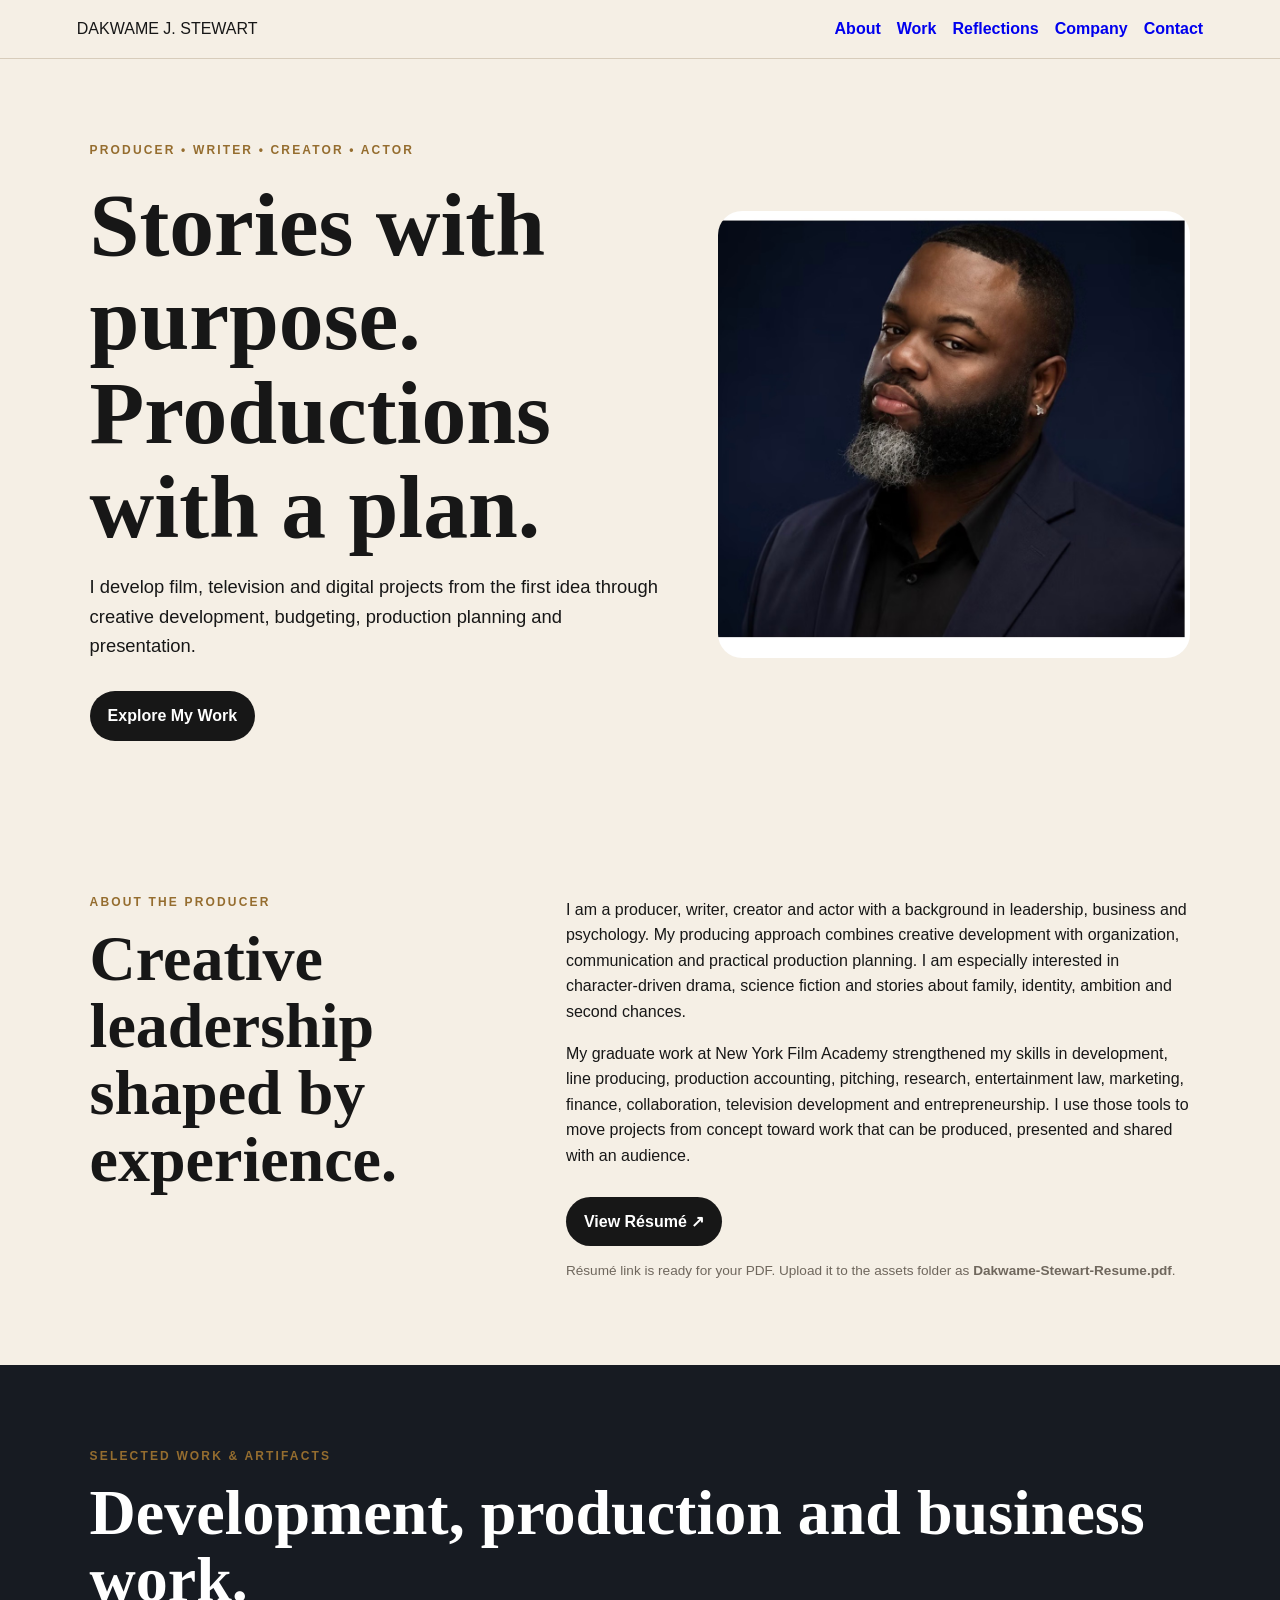
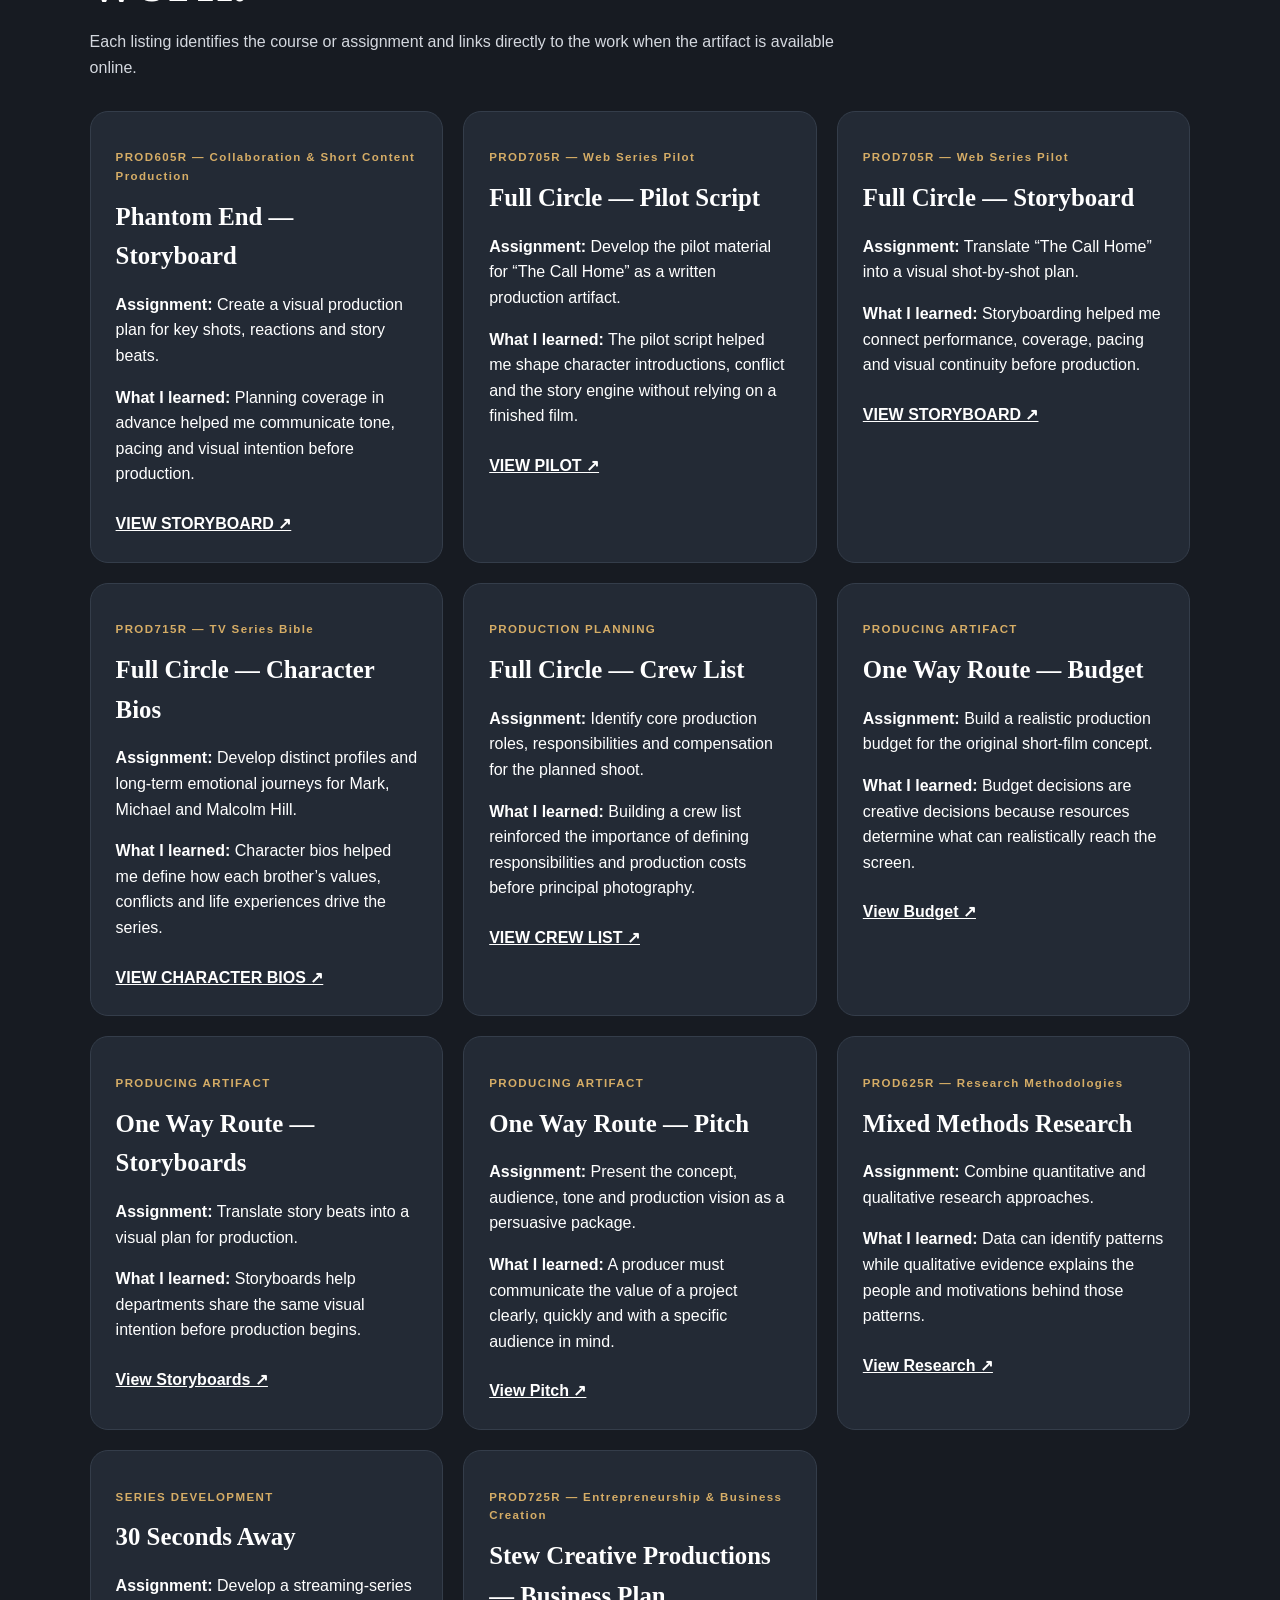
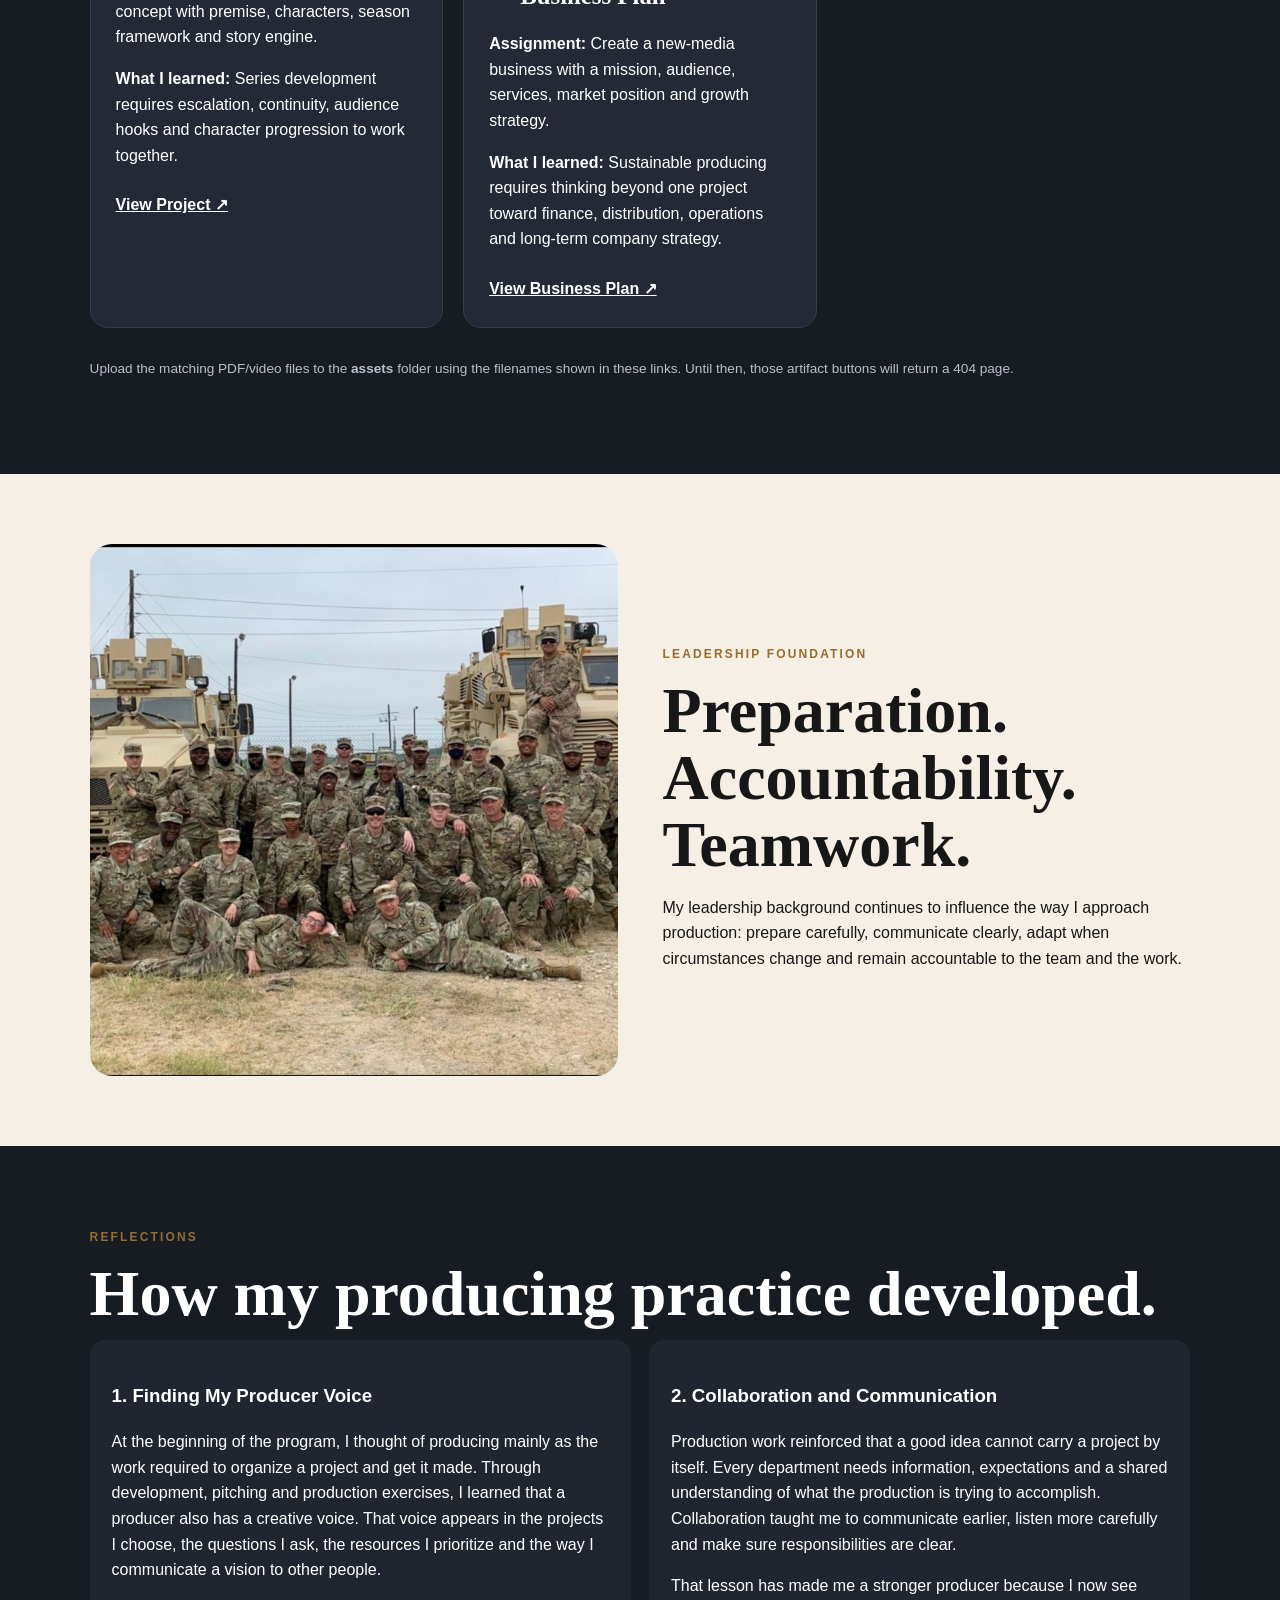
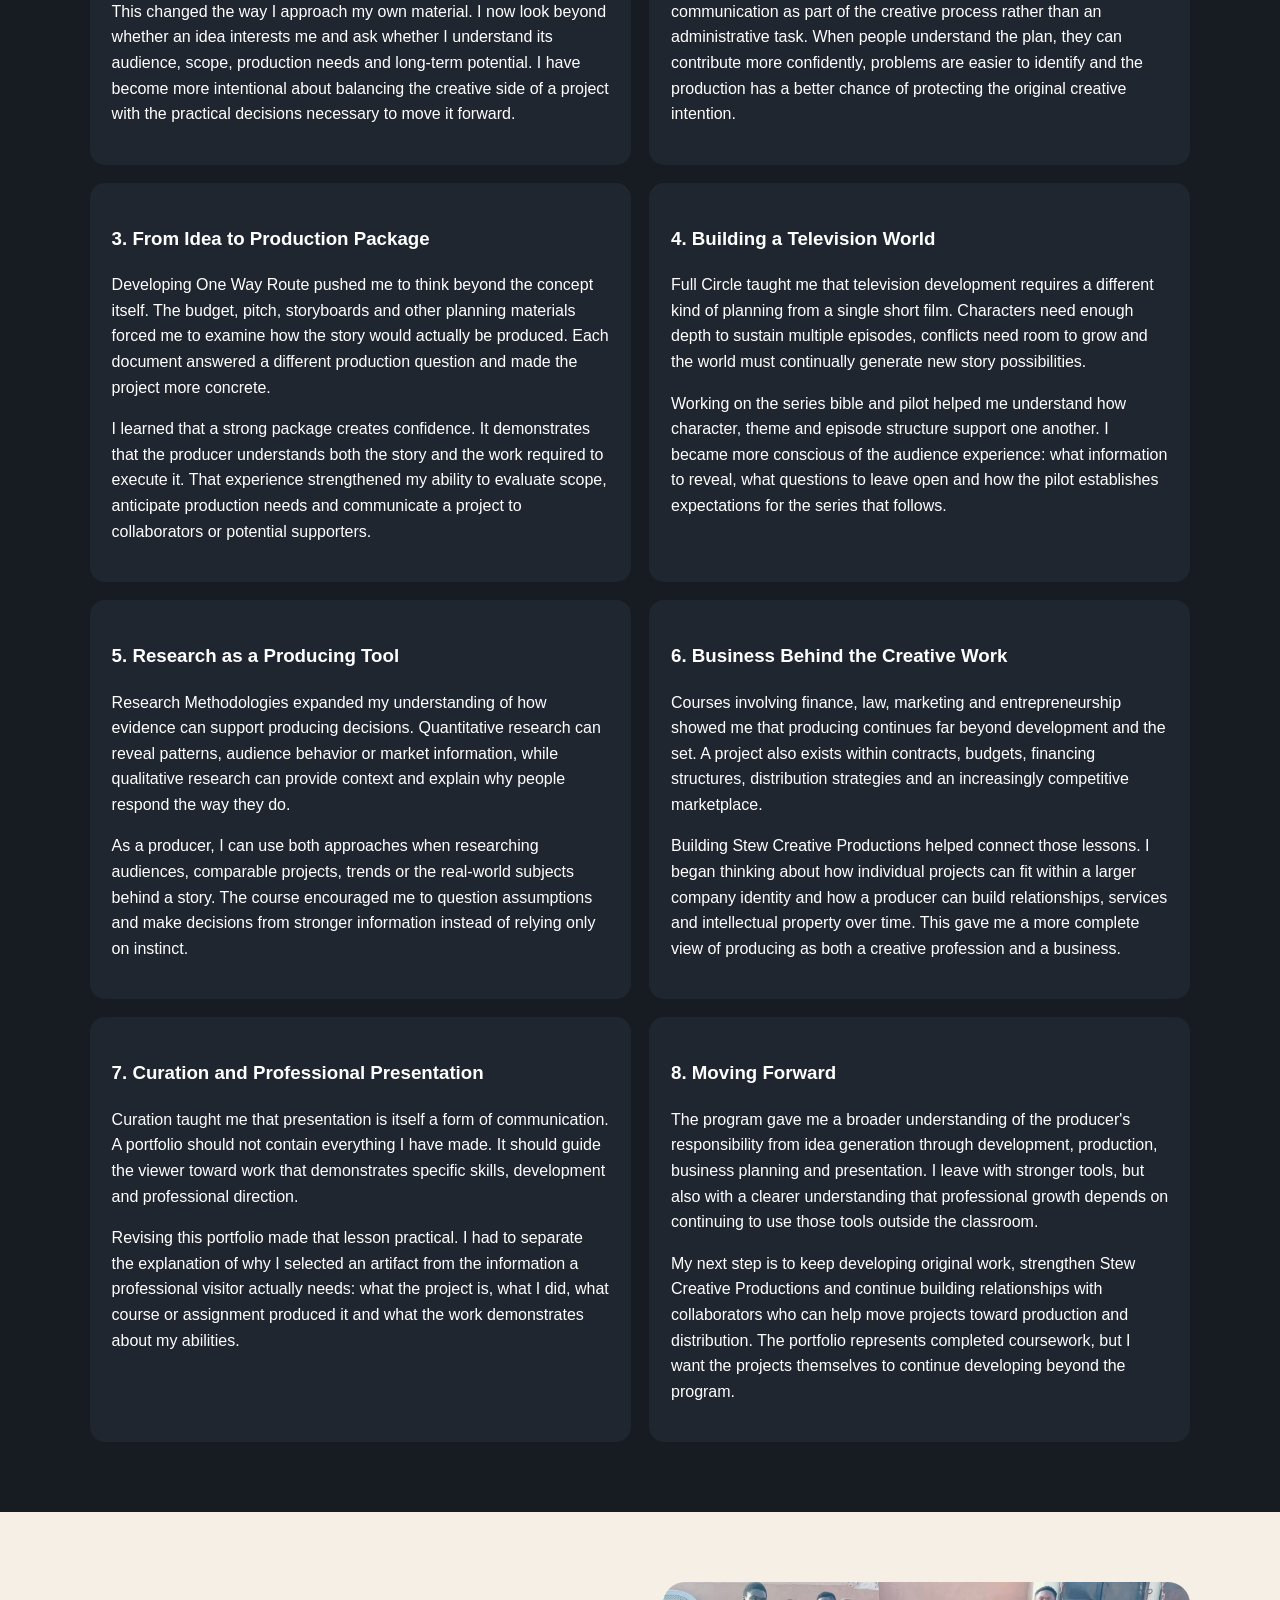
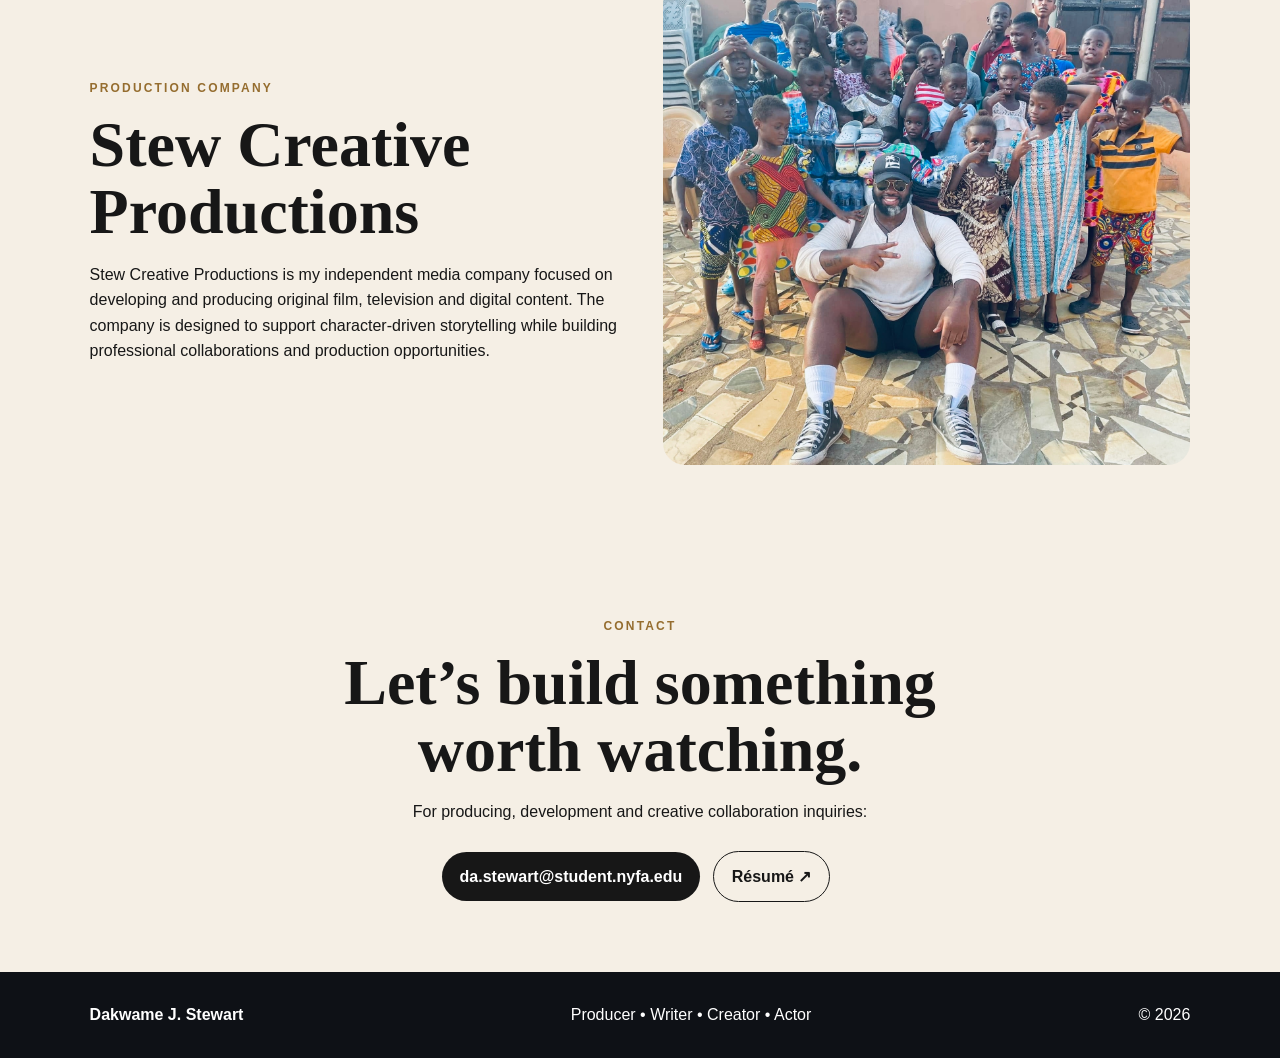
<file: EPORTFOLIO_FINAL_NO_ONE_WAY_ROUTE_FILM.html>
<!doctype html>
<html lang="en">
<head>
<meta charset="utf-8">
<meta name="viewport" content="width=device-width, initial-scale=1">
<title>Dakwame J. Stewart | Producer Portfolio</title>
<meta name="description" content="Producer portfolio of Dakwame J. Stewart featuring film, television, research, business and production work developed at New York Film Academy.">
<link rel="stylesheet" href="styles.css">
</head>
<body>
<header>
  <a class="brand" href="#home">DAKWAME J. STEWART</a>
  <nav>
    <a href="#about">About</a><a href="#work">Work</a><a href="#reflections">Reflections</a><a href="#company">Company</a><a href="#contact">Contact</a>
  </nav>
</header>

<main>
<section id="home" class="hero">
  <div>
    <p class="kicker">PRODUCER • WRITER • CREATOR • ACTOR</p>
    <h1>Stories with purpose. Productions with a plan.</h1>
    <p class="lede">I develop film, television and digital projects from the first idea through creative development, budgeting, production planning and presentation.</p>
    <a class="btn" href="#work">Explore My Work</a>
    
  </div>
  <img src="assets/portrait.jpeg" alt="Professional portrait of Dakwame J. Stewart">
</section>

<section id="about" class="split">
  <div>
    <p class="kicker">ABOUT THE PRODUCER</p>
    <h2>Creative leadership shaped by experience.</h2>
  </div>
  <div>
    <p>I am a producer, writer, creator and actor with a background in leadership, business and psychology. My producing approach combines creative development with organization, communication and practical production planning. I am especially interested in character-driven drama, science fiction and stories about family, identity, ambition and second chances.</p>
    <p>My graduate work at New York Film Academy strengthened my skills in development, line producing, production accounting, pitching, research, entertainment law, marketing, finance, collaboration, television development and entrepreneurship. I use those tools to move projects from concept toward work that can be produced, presented and shared with an audience.</p>
    <a class="btn" href="assets/Dakwame-Stewart-Resume.pdf" target="_blank" rel="noopener">View Résumé ↗</a>
    <p class="note">Résumé link is ready for your PDF. Upload it to the assets folder as <b>Dakwame-Stewart-Resume.pdf</b>.</p>
  </div>
</section>

<section id="work" class="dark fullbleed">
  <div class="section-inner">
    <p class="kicker">SELECTED WORK & ARTIFACTS</p>
    <h2>Development, production and business work.</h2>
    <p class="section-intro">Each listing identifies the course or assignment and links directly to the work when the artifact is available online.</p>
<div class="artifact-grid">
<article class="artifact"><p class="tag">PROD605R — Collaboration & Short Content Production</p><h3>Phantom End — Storyboard</h3><p><b>Assignment:</b> Create a visual production plan for key shots, reactions and story beats.</p><p><b>What I learned:</b> Planning coverage in advance helped me communicate tone, pacing and visual intention before production.</p><a href="assets/Phantom_End_Storyboard_DISTINCT.pdf" target="_blank" rel="noopener">VIEW STORYBOARD ↗</a></article>
      <article class="artifact"><p class="tag">PROD705R — Web Series Pilot</p><h3>Full Circle — Pilot Script</h3><p><b>Assignment:</b> Develop the pilot material for “The Call Home” as a written production artifact.</p><p><b>What I learned:</b> The pilot script helped me shape character introductions, conflict and the story engine without relying on a finished film.</p><a href="assets/Full_Circle_Pilot.pdf" target="_blank" rel="noopener">VIEW PILOT ↗</a></article>

      <article class="artifact"><p class="tag">PROD705R — Web Series Pilot</p><h3>Full Circle — Storyboard</h3><p><b>Assignment:</b> Translate “The Call Home” into a visual shot-by-shot plan.</p><p><b>What I learned:</b> Storyboarding helped me connect performance, coverage, pacing and visual continuity before production.</p><a href="assets/FULL%20CIRCLE%20STORYBOARD%20.pdf" target="_blank" rel="noopener">VIEW STORYBOARD ↗</a></article>

      <article class="artifact"><p class="tag">PROD715R — TV Series Bible</p><h3>Full Circle — Character Bios</h3><p><b>Assignment:</b> Develop distinct profiles and long-term emotional journeys for Mark, Michael and Malcolm Hill.</p><p><b>What I learned:</b> Character bios helped me define how each brother’s values, conflicts and life experiences drive the series.</p><a href="assets/REVISED%20CHARACTER%20BIOS.pdf" target="_blank" rel="noopener">VIEW CHARACTER BIOS ↗</a></article>

      <article class="artifact"><p class="tag">PRODUCTION PLANNING</p><h3>Full Circle — Crew List</h3><p><b>Assignment:</b> Identify core production roles, responsibilities and compensation for the planned shoot.</p><p><b>What I learned:</b> Building a crew list reinforced the importance of defining responsibilities and production costs before principal photography.</p><a href="assets/FULL%20CIRCLE%20CREW%20LIST.pdf" target="_blank" rel="noopener">VIEW CREW LIST ↗</a></article>

      <article class="artifact"><p class="tag">PRODUCING ARTIFACT</p><h3>One Way Route — Budget</h3><p><b>Assignment:</b> Build a realistic production budget for the original short-film concept.</p><p><b>What I learned:</b> Budget decisions are creative decisions because resources determine what can realistically reach the screen.</p><a href="assets/one-way-route-budget.pdf" target="_blank" rel="noopener">View Budget ↗</a></article>

      <article class="artifact"><p class="tag">PRODUCING ARTIFACT</p><h3>One Way Route — Storyboards</h3><p><b>Assignment:</b> Translate story beats into a visual plan for production.</p><p><b>What I learned:</b> Storyboards help departments share the same visual intention before production begins.</p><a href="assets/one-way-route-storyboards.pdf" target="_blank" rel="noopener">View Storyboards ↗</a></article>

      <article class="artifact"><p class="tag">PRODUCING ARTIFACT</p><h3>One Way Route — Pitch</h3><p><b>Assignment:</b> Present the concept, audience, tone and production vision as a persuasive package.</p><p><b>What I learned:</b> A producer must communicate the value of a project clearly, quickly and with a specific audience in mind.</p><a href="assets/one-way-route-pitch.pdf" target="_blank" rel="noopener">View Pitch ↗</a></article>

      <article class="artifact"><p class="tag">PROD625R — Research Methodologies</p><h3>Mixed Methods Research</h3><p><b>Assignment:</b> Combine quantitative and qualitative research approaches.</p><p><b>What I learned:</b> Data can identify patterns while qualitative evidence explains the people and motivations behind those patterns.</p><a href="assets/mixed-methods-research.pdf" target="_blank" rel="noopener">View Research ↗</a></article>

      <article class="artifact"><p class="tag">SERIES DEVELOPMENT</p><h3>30 Seconds Away</h3><p><b>Assignment:</b> Develop a streaming-series concept with premise, characters, season framework and story engine.</p><p><b>What I learned:</b> Series development requires escalation, continuity, audience hooks and character progression to work together.</p><a href="assets/30-seconds-away.pdf" target="_blank" rel="noopener">View Project ↗</a></article>

      <article class="artifact"><p class="tag">PROD725R — Entrepreneurship & Business Creation</p><h3>Stew Creative Productions — Business Plan</h3><p><b>Assignment:</b> Create a new-media business with a mission, audience, services, market position and growth strategy.</p><p><b>What I learned:</b> Sustainable producing requires thinking beyond one project toward finance, distribution, operations and long-term company strategy.</p><a href="assets/stew-creative-productions-business-plan.pdf" target="_blank" rel="noopener">View Business Plan ↗</a></article>
    </div>
    <p class="note light">Upload the matching PDF/video files to the <b>assets</b> folder using the filenames shown in these links. Until then, those artifact buttons will return a 404 page.</p>
  </div>
</section>



<section class="visual-story">
  <img src="assets/military.jpeg" alt="Military unit photo">
  <div><p class="kicker">LEADERSHIP FOUNDATION</p><h2>Preparation. Accountability. Teamwork.</h2><p>My leadership background continues to influence the way I approach production: prepare carefully, communicate clearly, adapt when circumstances change and remain accountable to the team and the work.</p></div>
</section>

<section id="reflections" class="dark fullbleed">
 <div class="section-inner"><p class="kicker">REFLECTIONS</p><h2>How my producing practice developed.</h2>
  <div class="reflections">
   <article><h3>1. Finding My Producer Voice</h3><p>At the beginning of the program, I thought of producing mainly as the work required to organize a project and get it made. Through development, pitching and production exercises, I learned that a producer also has a creative voice. That voice appears in the projects I choose, the questions I ask, the resources I prioritize and the way I communicate a vision to other people.</p><p>This changed the way I approach my own material. I now look beyond whether an idea interests me and ask whether I understand its audience, scope, production needs and long-term potential. I have become more intentional about balancing the creative side of a project with the practical decisions necessary to move it forward.</p></article>
   <article><h3>2. Collaboration and Communication</h3><p>Production work reinforced that a good idea cannot carry a project by itself. Every department needs information, expectations and a shared understanding of what the production is trying to accomplish. Collaboration taught me to communicate earlier, listen more carefully and make sure responsibilities are clear.</p><p>That lesson has made me a stronger producer because I now see communication as part of the creative process rather than an administrative task. When people understand the plan, they can contribute more confidently, problems are easier to identify and the production has a better chance of protecting the original creative intention.</p></article>
   <article><h3>3. From Idea to Production Package</h3><p>Developing One Way Route pushed me to think beyond the concept itself. The budget, pitch, storyboards and other planning materials forced me to examine how the story would actually be produced. Each document answered a different production question and made the project more concrete.</p><p>I learned that a strong package creates confidence. It demonstrates that the producer understands both the story and the work required to execute it. That experience strengthened my ability to evaluate scope, anticipate production needs and communicate a project to collaborators or potential supporters.</p></article>
   <article><h3>4. Building a Television World</h3><p>Full Circle taught me that television development requires a different kind of planning from a single short film. Characters need enough depth to sustain multiple episodes, conflicts need room to grow and the world must continually generate new story possibilities.</p><p>Working on the series bible and pilot helped me understand how character, theme and episode structure support one another. I became more conscious of the audience experience: what information to reveal, what questions to leave open and how the pilot establishes expectations for the series that follows.</p></article>
   <article><h3>5. Research as a Producing Tool</h3><p>Research Methodologies expanded my understanding of how evidence can support producing decisions. Quantitative research can reveal patterns, audience behavior or market information, while qualitative research can provide context and explain why people respond the way they do.</p><p>As a producer, I can use both approaches when researching audiences, comparable projects, trends or the real-world subjects behind a story. The course encouraged me to question assumptions and make decisions from stronger information instead of relying only on instinct.</p></article>
   <article><h3>6. Business Behind the Creative Work</h3><p>Courses involving finance, law, marketing and entrepreneurship showed me that producing continues far beyond development and the set. A project also exists within contracts, budgets, financing structures, distribution strategies and an increasingly competitive marketplace.</p><p>Building Stew Creative Productions helped connect those lessons. I began thinking about how individual projects can fit within a larger company identity and how a producer can build relationships, services and intellectual property over time. This gave me a more complete view of producing as both a creative profession and a business.</p></article>
   <article><h3>7. Curation and Professional Presentation</h3><p>Curation taught me that presentation is itself a form of communication. A portfolio should not contain everything I have made. It should guide the viewer toward work that demonstrates specific skills, development and professional direction.</p><p>Revising this portfolio made that lesson practical. I had to separate the explanation of why I selected an artifact from the information a professional visitor actually needs: what the project is, what I did, what course or assignment produced it and what the work demonstrates about my abilities.</p></article>
   <article><h3>8. Moving Forward</h3><p>The program gave me a broader understanding of the producer's responsibility from idea generation through development, production, business planning and presentation. I leave with stronger tools, but also with a clearer understanding that professional growth depends on continuing to use those tools outside the classroom.</p><p>My next step is to keep developing original work, strengthen Stew Creative Productions and continue building relationships with collaborators who can help move projects toward production and distribution. The portfolio represents completed coursework, but I want the projects themselves to continue developing beyond the program.</p></article>
  </div>
 </div>
</section>

<section id="company" class="company">
  <div><p class="kicker">PRODUCTION COMPANY</p><h2>Stew Creative Productions</h2><p>Stew Creative Productions is my independent media company focused on developing and producing original film, television and digital content. The company is designed to support character-driven storytelling while building professional collaborations and production opportunities.</p></div>
  <img src="assets/community-service.jpeg" alt="Dakwame Stewart with a community group">
</section>

<section id="contact" class="contact">
 <p class="kicker">CONTACT</p><h2>Let’s build something worth watching.</h2>
 <p>For producing, development and creative collaboration inquiries:</p>
 <a class="btn" href="mailto:da.stewart@student.nyfa.edu">da.stewart@student.nyfa.edu</a>
 <a class="btn secondary" href="assets/Dakwame-Stewart-Resume.pdf" target="_blank" rel="noopener">Résumé ↗</a>
</section>
</main>
<footer><strong>Dakwame J. Stewart</strong><span>Producer • Writer • Creator • Actor</span><span>© 2026</span></footer>
</body>
</html>
</file>
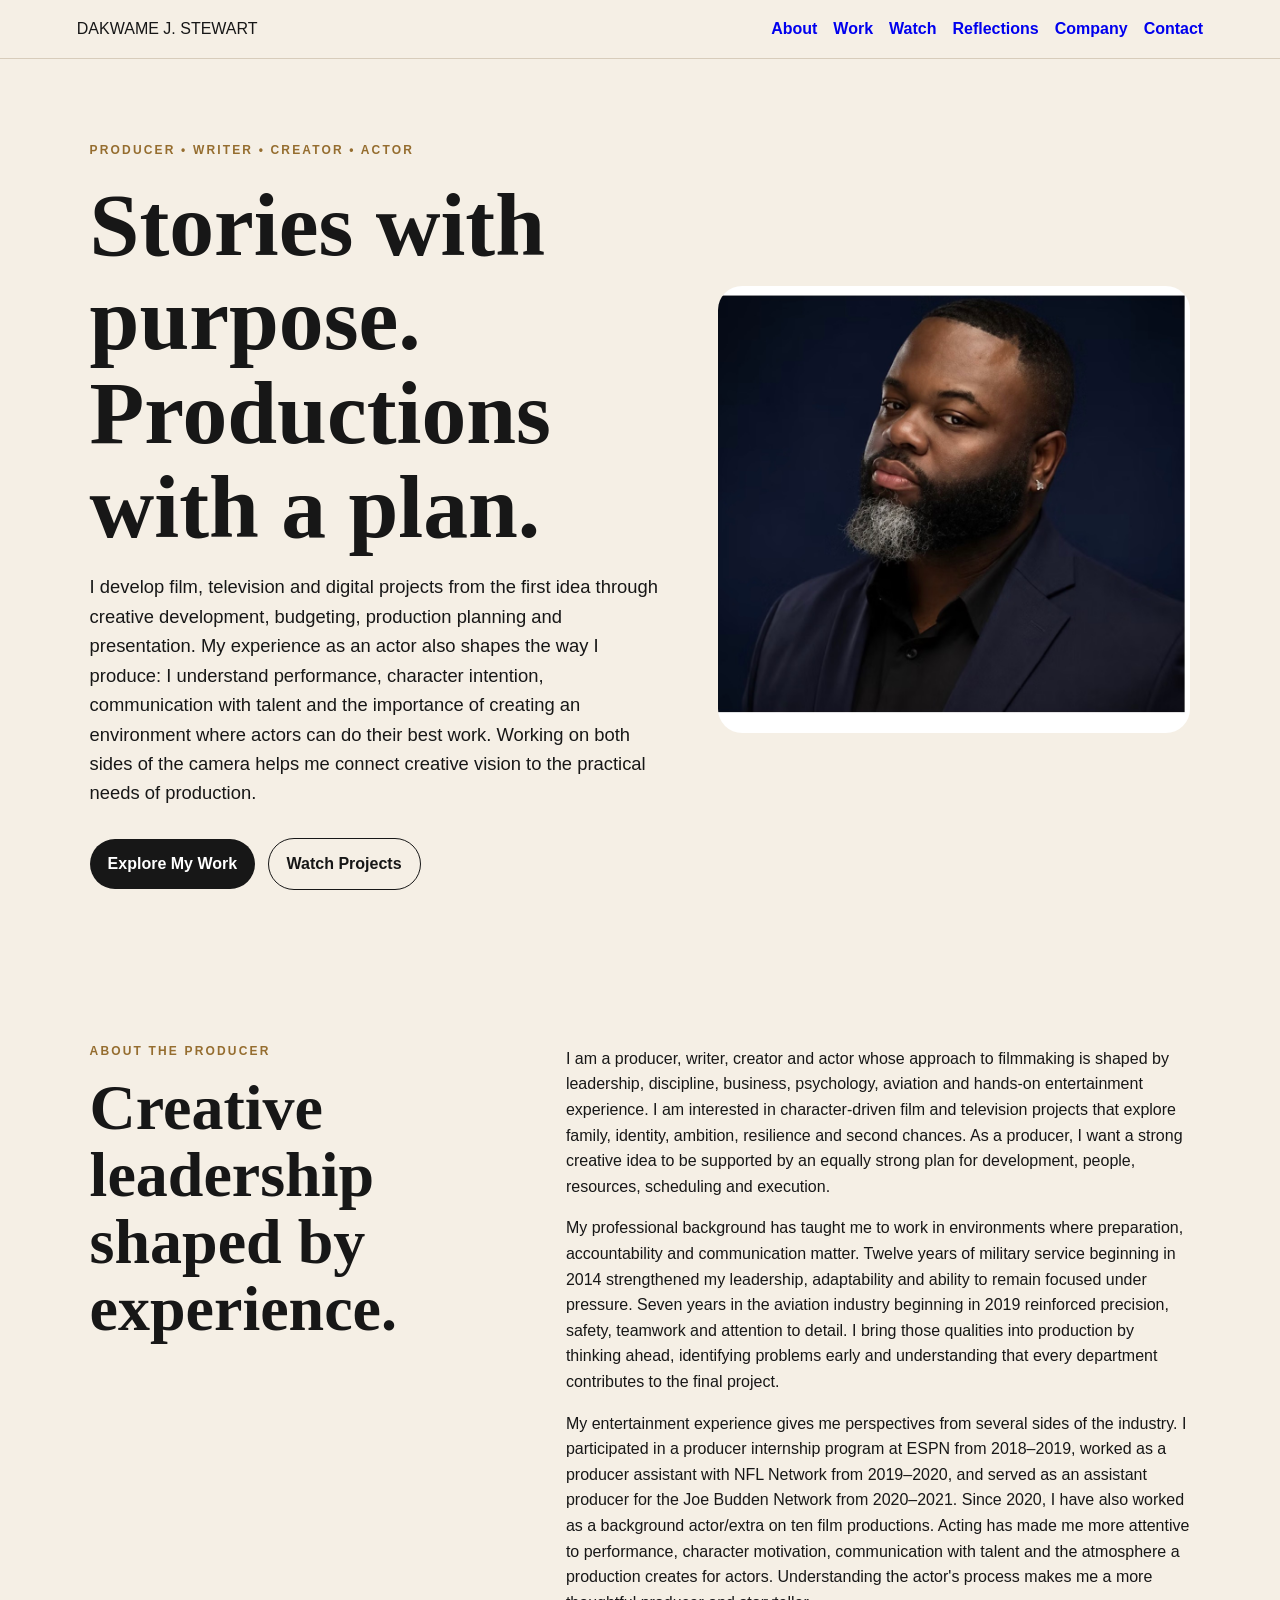
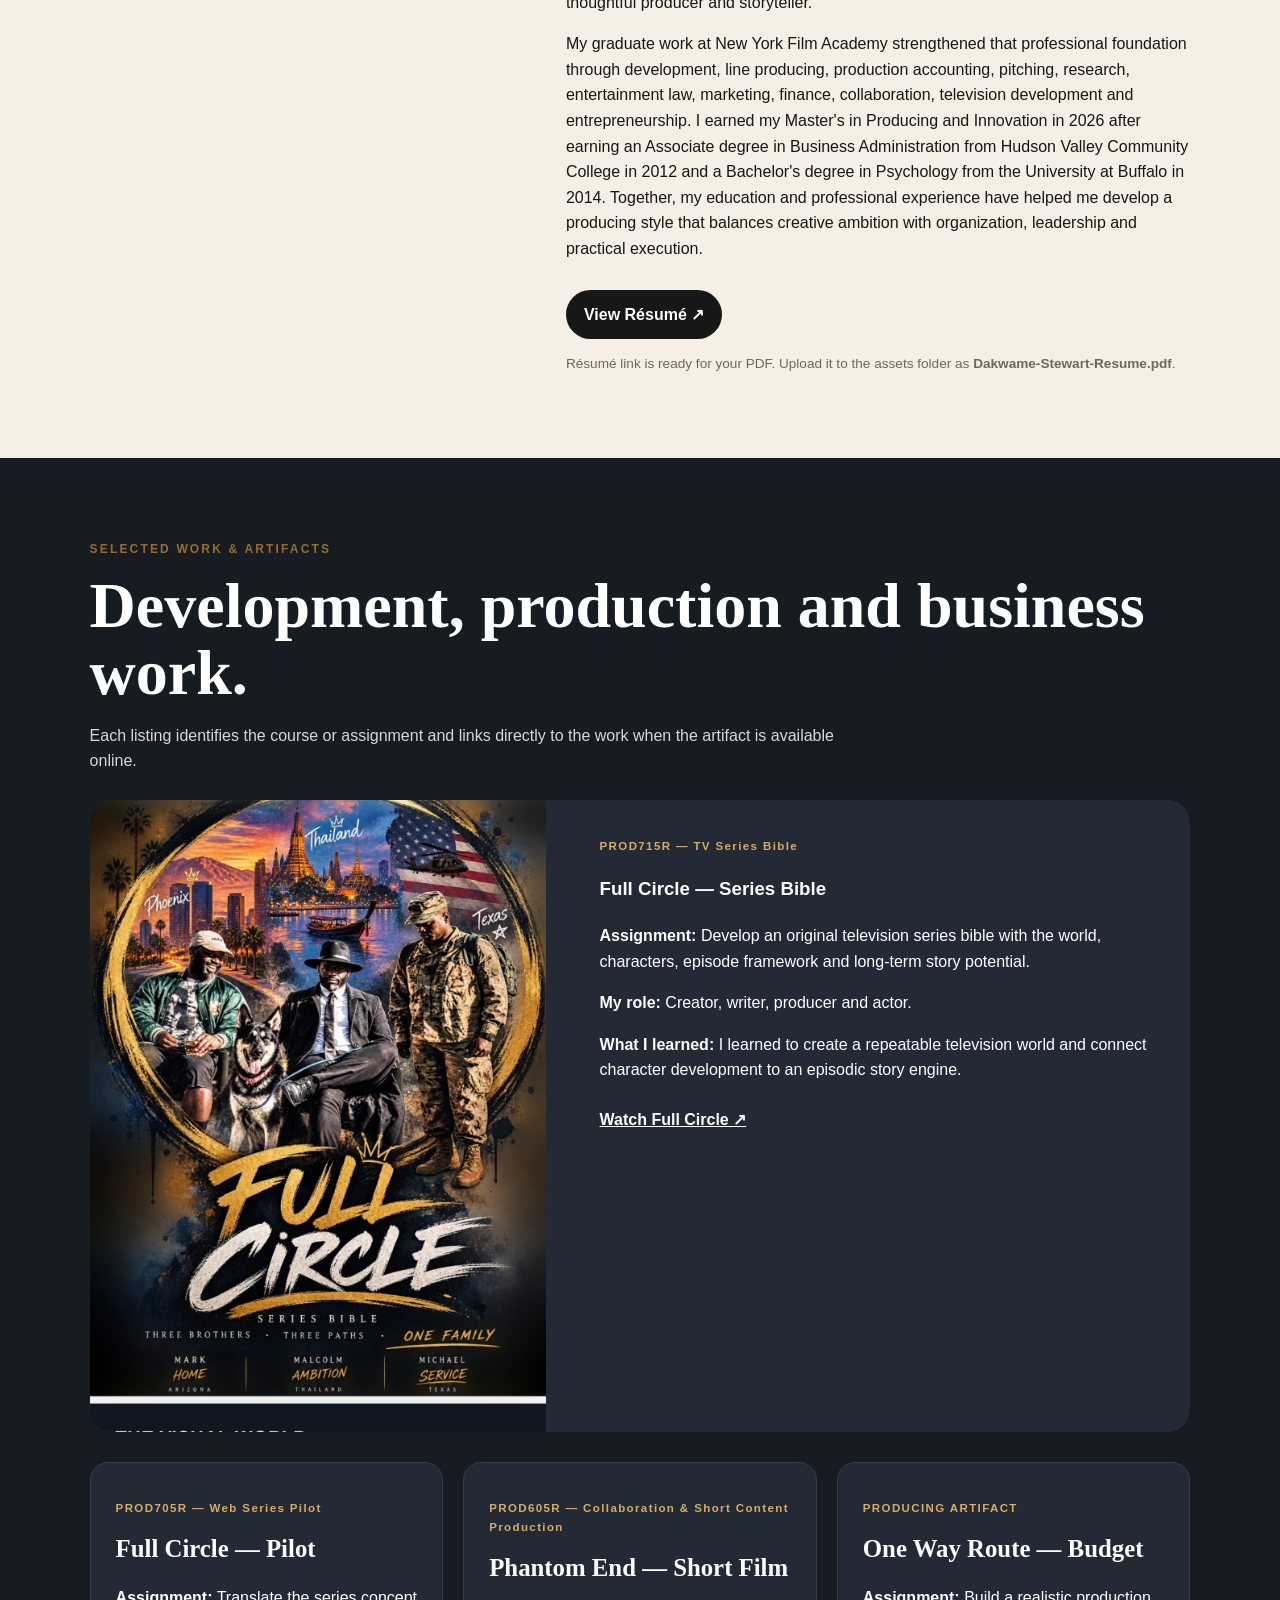
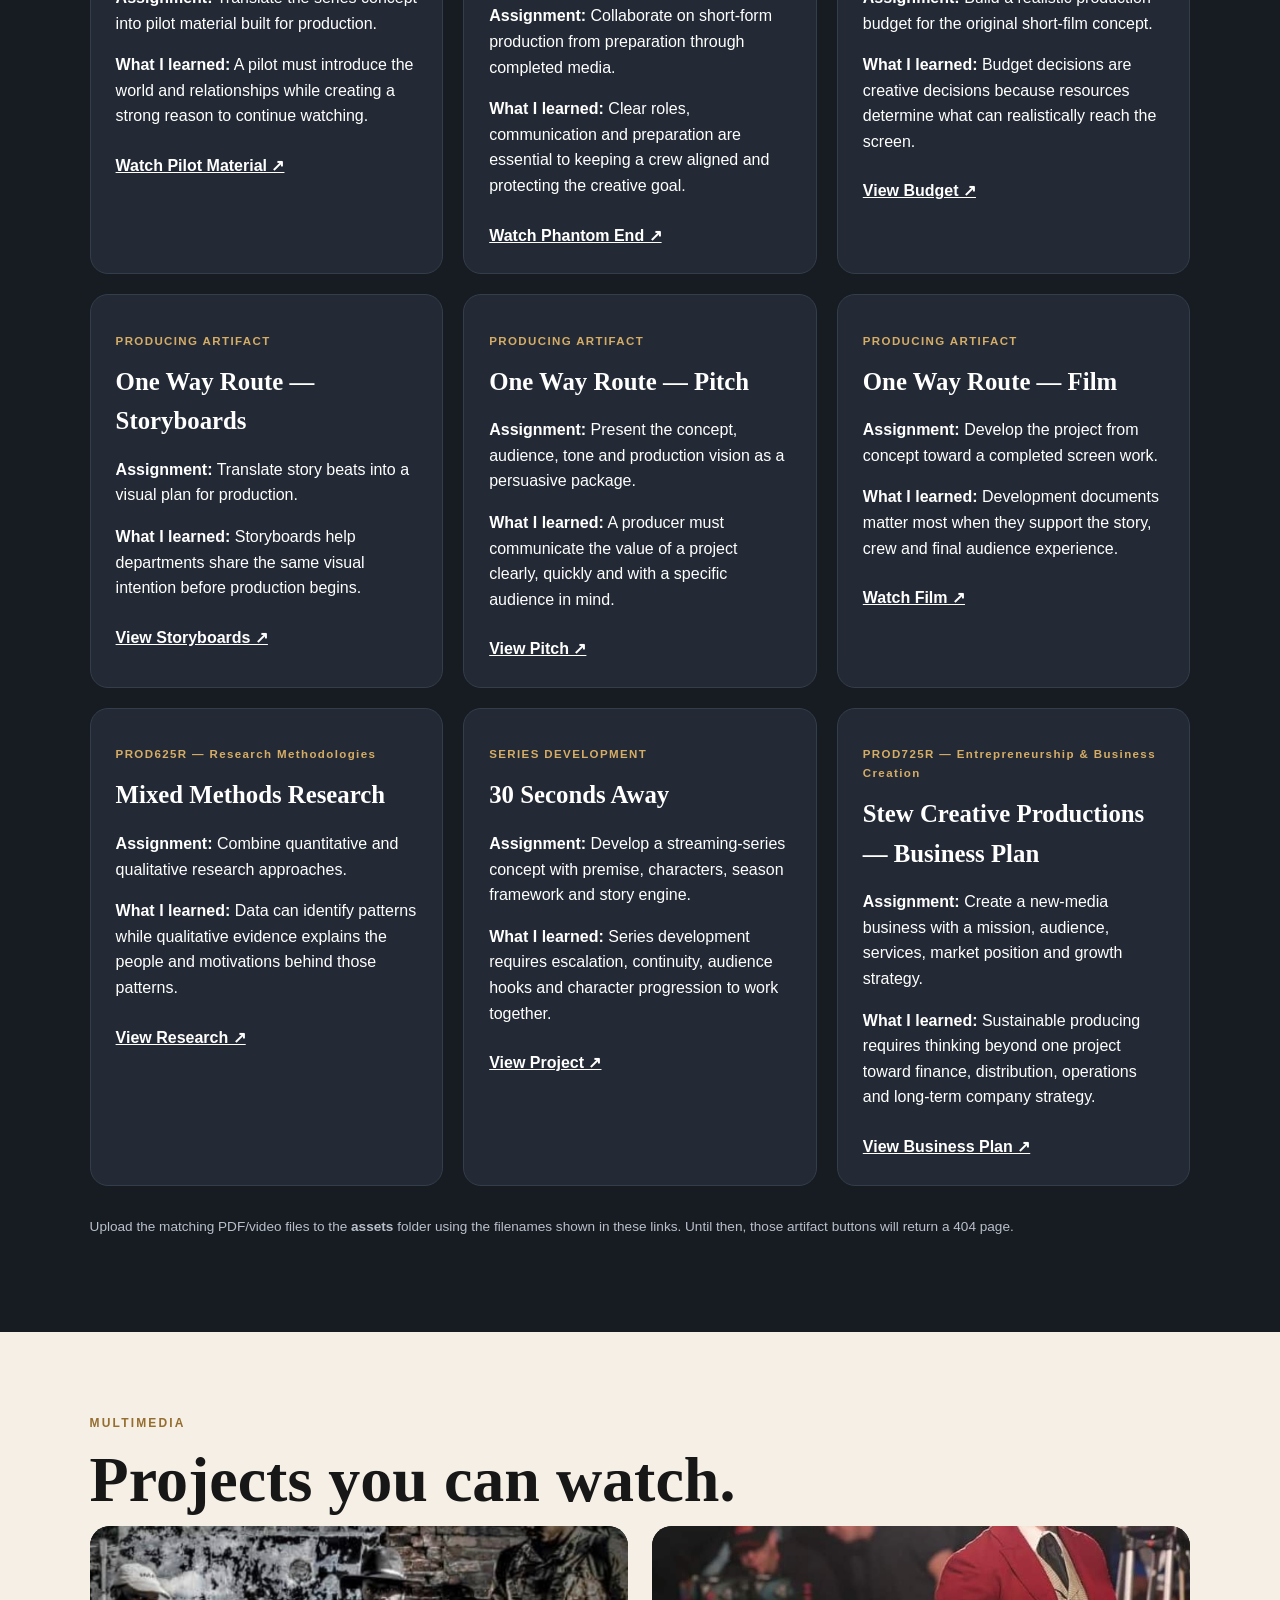
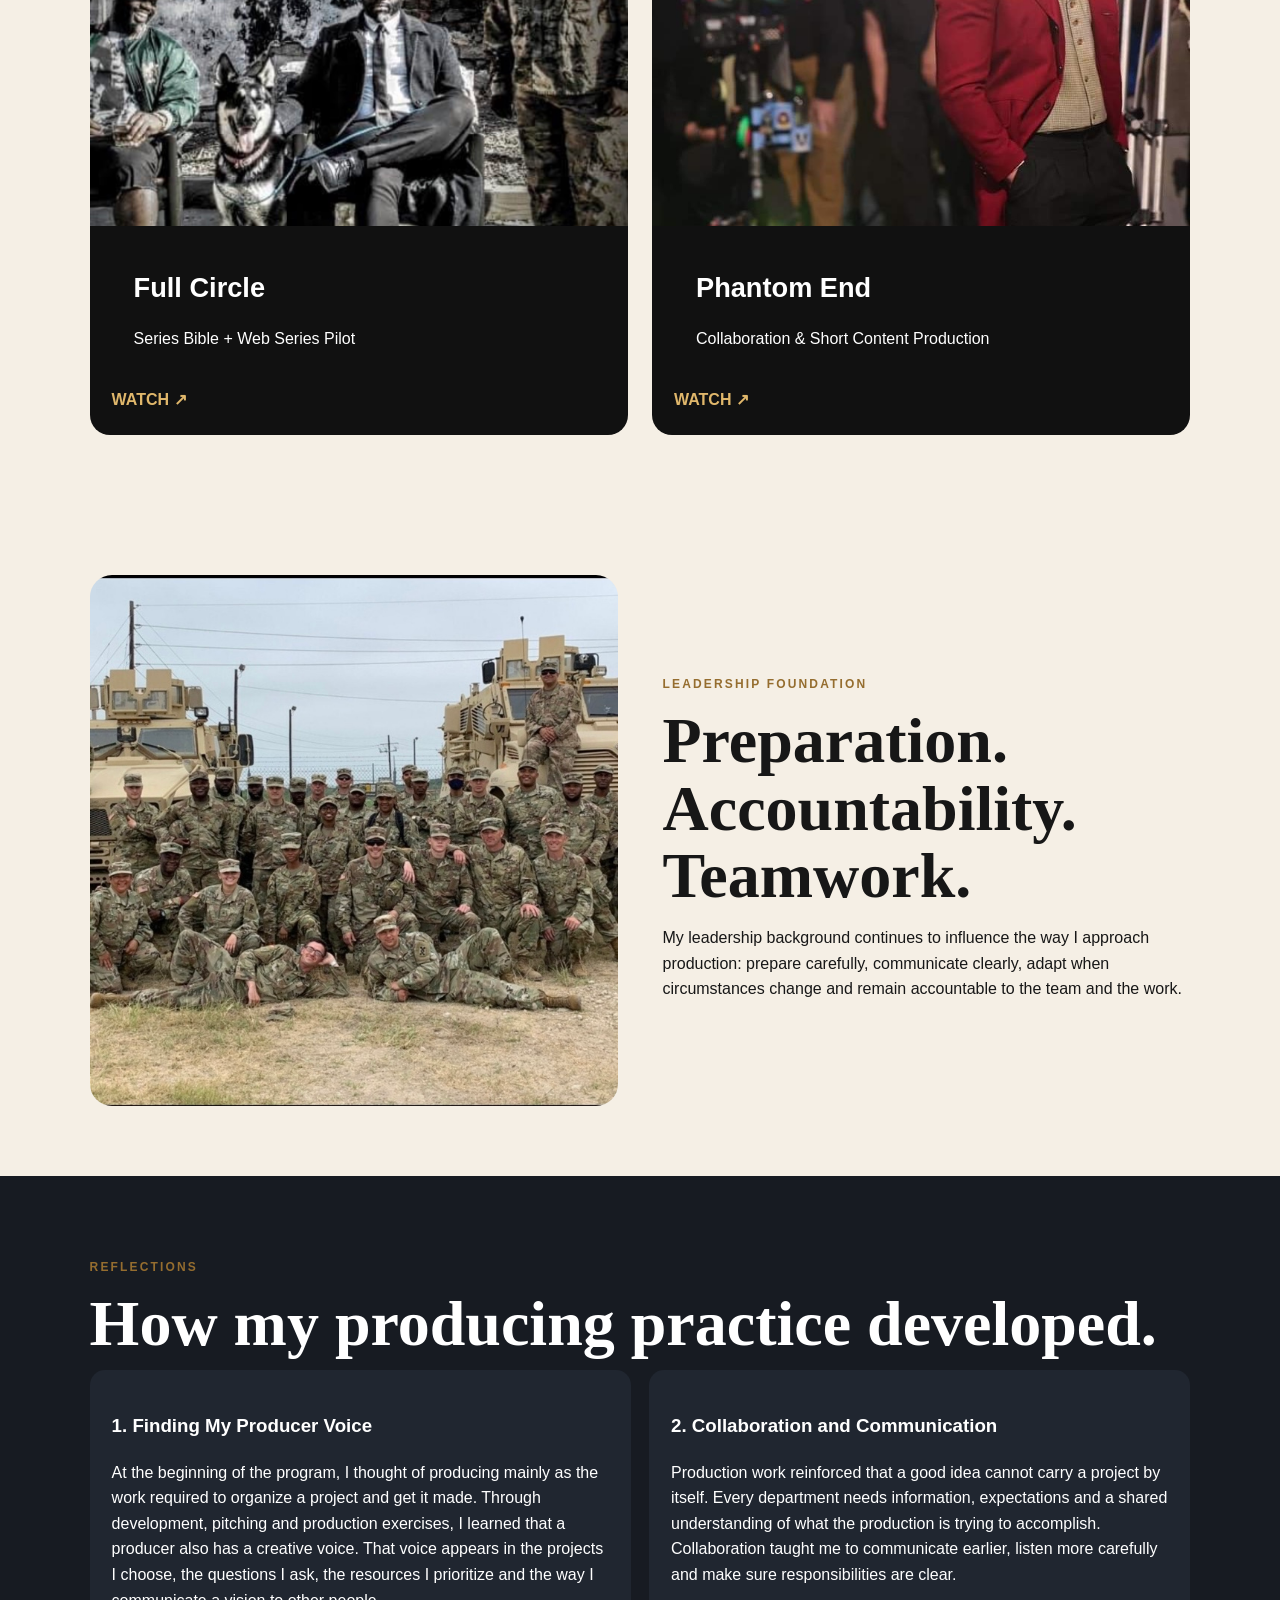
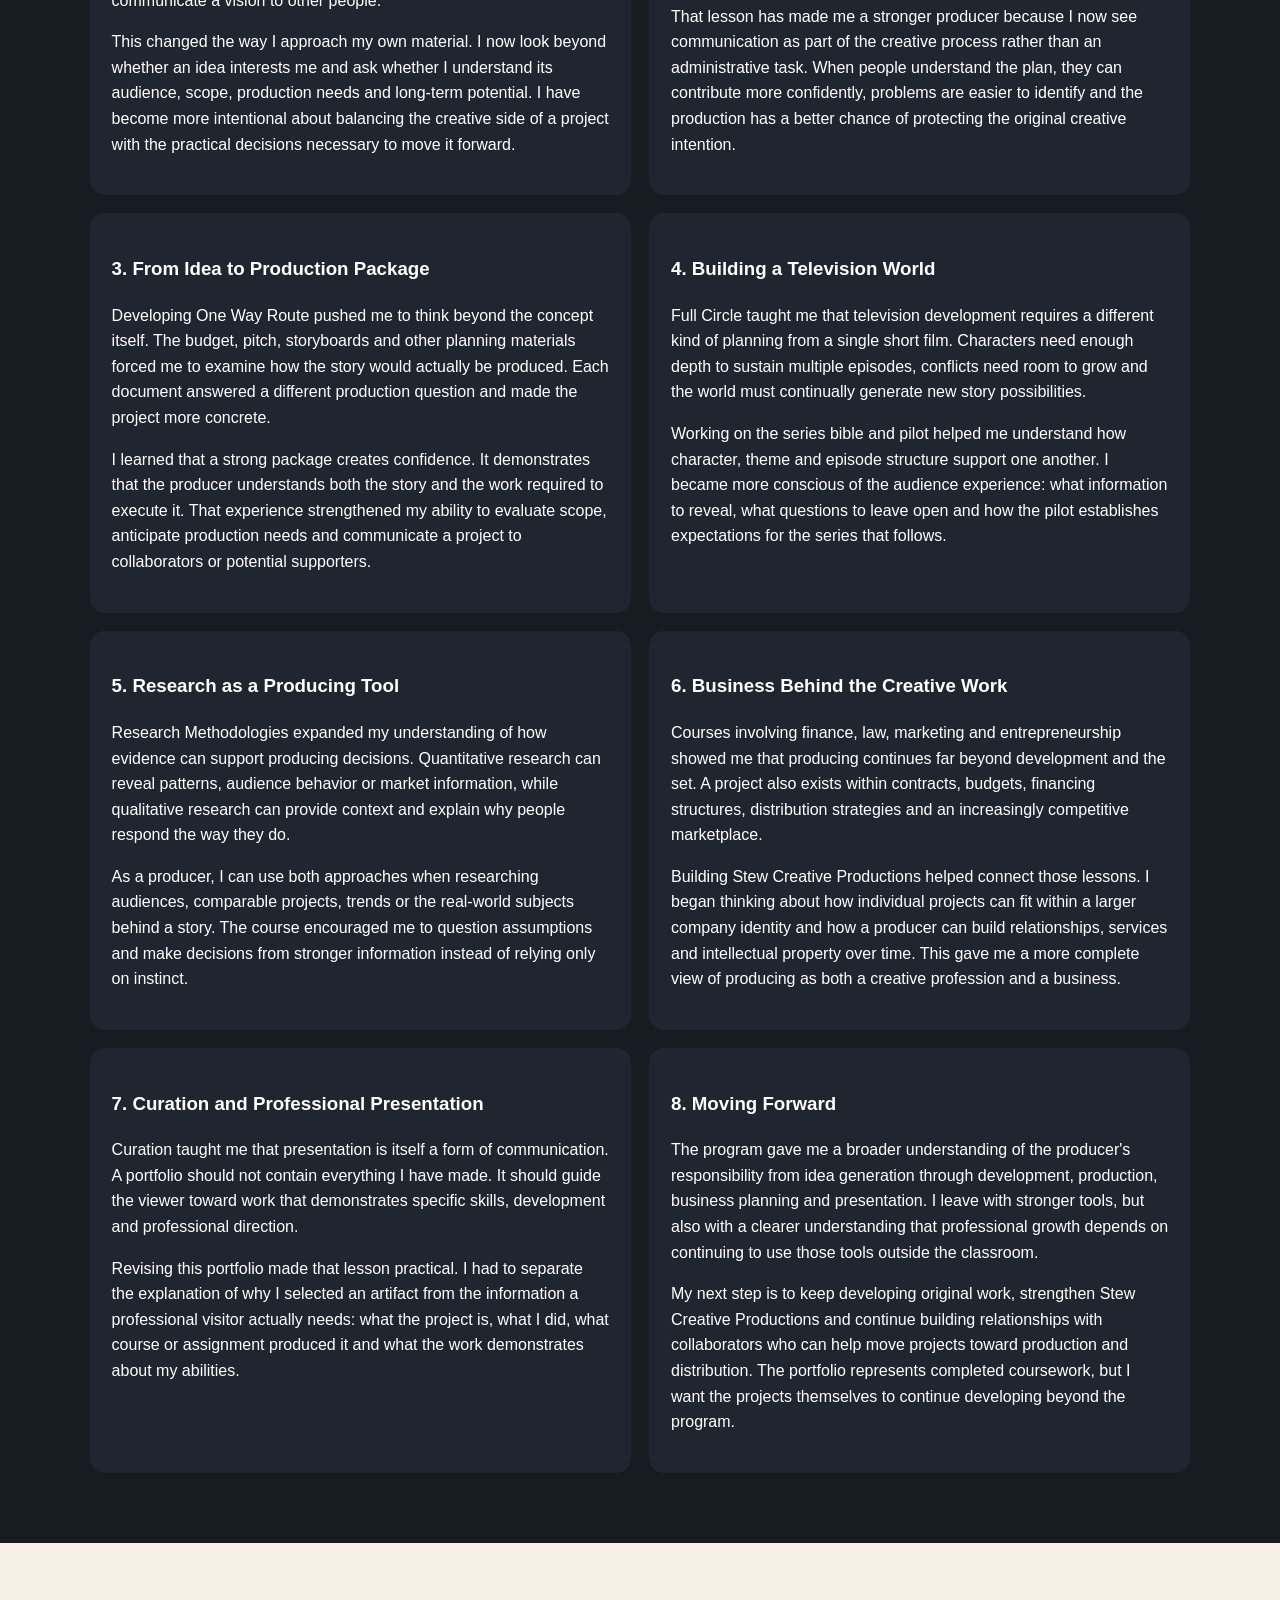
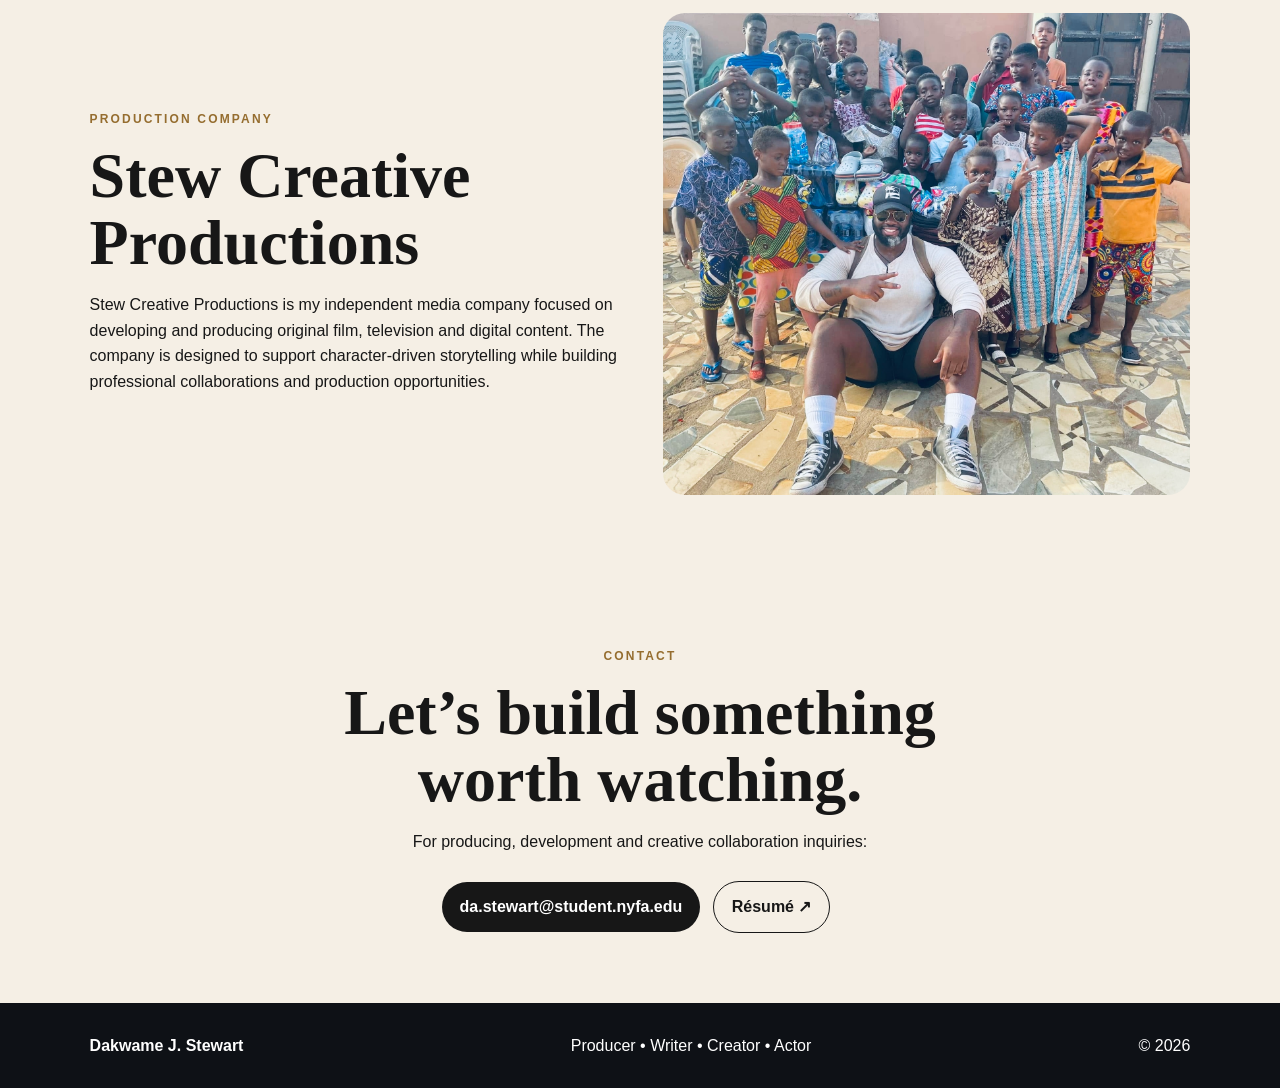
<file: index.html.html>
<!doctype html>
<html lang="en">
<head>
<meta charset="utf-8">
<meta name="viewport" content="width=device-width, initial-scale=1">
<title>Dakwame J. Stewart | Producer Portfolio</title>
<meta name="description" content="Producer portfolio of Dakwame J. Stewart featuring film, television, research, business and production work developed at New York Film Academy.">
<link rel="stylesheet" href="styles.css">
</head>
<body>
<header>
  <a class="brand" href="#home">DAKWAME J. STEWART</a>
  <nav>
    <a href="#about">About</a><a href="#work">Work</a><a href="#multimedia">Watch</a><a href="#reflections">Reflections</a><a href="#company">Company</a><a href="#contact">Contact</a>
  </nav>
</header>

<main>
<section id="home" class="hero">
  <div>
    <p class="kicker">PRODUCER • WRITER • CREATOR • ACTOR</p>
    <h1>Stories with purpose. Productions with a plan.</h1>
    <p class="lede">I develop film, television and digital projects from the first idea through creative development, budgeting, production planning and presentation. My experience as an actor also shapes the way I produce: I understand performance, character intention, communication with talent and the importance of creating an environment where actors can do their best work. Working on both sides of the camera helps me connect creative vision to the practical needs of production.</p>
    <a class="btn" href="#work">Explore My Work</a>
    <a class="btn secondary" href="#multimedia">Watch Projects</a>
  </div>
  <img src="assets/portrait.jpeg" alt="Professional portrait of Dakwame J. Stewart">
</section>

<section id="about" class="split">
  <div>
    <p class="kicker">ABOUT THE PRODUCER</p>
    <h2>Creative leadership shaped by experience.</h2>
  </div>
  <div>
    <p>I am a producer, writer, creator and actor whose approach to filmmaking is shaped by leadership, discipline, business, psychology, aviation and hands-on entertainment experience. I am interested in character-driven film and television projects that explore family, identity, ambition, resilience and second chances. As a producer, I want a strong creative idea to be supported by an equally strong plan for development, people, resources, scheduling and execution.</p>
    <p>My professional background has taught me to work in environments where preparation, accountability and communication matter. Twelve years of military service beginning in 2014 strengthened my leadership, adaptability and ability to remain focused under pressure. Seven years in the aviation industry beginning in 2019 reinforced precision, safety, teamwork and attention to detail. I bring those qualities into production by thinking ahead, identifying problems early and understanding that every department contributes to the final project.</p>
    <p>My entertainment experience gives me perspectives from several sides of the industry. I participated in a producer internship program at ESPN from 2018–2019, worked as a producer assistant with NFL Network from 2019–2020, and served as an assistant producer for the Joe Budden Network from 2020–2021. Since 2020, I have also worked as a background actor/extra on ten film productions. Acting has made me more attentive to performance, character motivation, communication with talent and the atmosphere a production creates for actors. Understanding the actor's process makes me a more thoughtful producer and storyteller.</p>
    <p>My graduate work at New York Film Academy strengthened that professional foundation through development, line producing, production accounting, pitching, research, entertainment law, marketing, finance, collaboration, television development and entrepreneurship. I earned my Master's in Producing and Innovation in 2026 after earning an Associate degree in Business Administration from Hudson Valley Community College in 2012 and a Bachelor's degree in Psychology from the University at Buffalo in 2014. Together, my education and professional experience have helped me develop a producing style that balances creative ambition with organization, leadership and practical execution.</p>
    <a class="btn" href="assets/Dakwame-Stewart-Resume.pdf" target="_blank" rel="noopener">View Résumé ↗</a>
    <p class="note">Résumé link is ready for your PDF. Upload it to the assets folder as <b>Dakwame-Stewart-Resume.pdf</b>.</p>
  </div>
</section>

<section id="work" class="dark fullbleed">
  <div class="section-inner">
    <p class="kicker">SELECTED WORK & ARTIFACTS</p>
    <h2>Development, production and business work.</h2>
    <p class="section-intro">Each listing identifies the course or assignment and links directly to the work when the artifact is available online.</p>

    <article class="card featured">
      <img src="assets/full-circle.jpeg" alt="Full Circle series artwork">
      <div><p class="tag">PROD715R — TV Series Bible</p><h3>Full Circle — Series Bible</h3><p><b>Assignment:</b> Develop an original television series bible with the world, characters, episode framework and long-term story potential.</p><p><b>My role:</b> Creator, writer, producer and actor.</p><p><b>What I learned:</b> I learned to create a repeatable television world and connect character development to an episodic story engine.</p><a class="artifact-link" href="https://youtu.be/-LE_226ffwM" target="_blank" rel="noopener">Watch Full Circle ↗</a></div>
    </article>

    <div class="artifact-grid">
      <article class="artifact"><p class="tag">PROD705R — Web Series Pilot</p><h3>Full Circle — Pilot</h3><p><b>Assignment:</b> Translate the series concept into pilot material built for production.</p><p><b>What I learned:</b> A pilot must introduce the world and relationships while creating a strong reason to continue watching.</p><a href="https://youtu.be/-LE_226ffwM" target="_blank" rel="noopener">Watch Pilot Material ↗</a></article>

      <article class="artifact"><p class="tag">PROD605R — Collaboration & Short Content Production</p><h3>Phantom End — Short Film</h3><p><b>Assignment:</b> Collaborate on short-form production from preparation through completed media.</p><p><b>What I learned:</b> Clear roles, communication and preparation are essential to keeping a crew aligned and protecting the creative goal.</p><a href="https://youtu.be/8IARrA4el0o" target="_blank" rel="noopener">Watch Phantom End ↗</a></article>

      <article class="artifact"><p class="tag">PRODUCING ARTIFACT</p><h3>One Way Route — Budget</h3><p><b>Assignment:</b> Build a realistic production budget for the original short-film concept.</p><p><b>What I learned:</b> Budget decisions are creative decisions because resources determine what can realistically reach the screen.</p><a href="assets/one-way-route-budget.pdf" target="_blank" rel="noopener">View Budget ↗</a></article>

      <article class="artifact"><p class="tag">PRODUCING ARTIFACT</p><h3>One Way Route — Storyboards</h3><p><b>Assignment:</b> Translate story beats into a visual plan for production.</p><p><b>What I learned:</b> Storyboards help departments share the same visual intention before production begins.</p><a href="assets/one-way-route-storyboards.pdf" target="_blank" rel="noopener">View Storyboards ↗</a></article>

      <article class="artifact"><p class="tag">PRODUCING ARTIFACT</p><h3>One Way Route — Pitch</h3><p><b>Assignment:</b> Present the concept, audience, tone and production vision as a persuasive package.</p><p><b>What I learned:</b> A producer must communicate the value of a project clearly, quickly and with a specific audience in mind.</p><a href="assets/one-way-route-pitch.pdf" target="_blank" rel="noopener">View Pitch ↗</a></article>

      <article class="artifact"><p class="tag">PRODUCING ARTIFACT</p><h3>One Way Route — Film</h3><p><b>Assignment:</b> Develop the project from concept toward a completed screen work.</p><p><b>What I learned:</b> Development documents matter most when they support the story, crew and final audience experience.</p><a href="assets/one-way-route-film.mp4" target="_blank" rel="noopener">Watch Film ↗</a></article>

      <article class="artifact"><p class="tag">PROD625R — Research Methodologies</p><h3>Mixed Methods Research</h3><p><b>Assignment:</b> Combine quantitative and qualitative research approaches.</p><p><b>What I learned:</b> Data can identify patterns while qualitative evidence explains the people and motivations behind those patterns.</p><a href="assets/mixed-methods-research.pdf" target="_blank" rel="noopener">View Research ↗</a></article>

      <article class="artifact"><p class="tag">SERIES DEVELOPMENT</p><h3>30 Seconds Away</h3><p><b>Assignment:</b> Develop a streaming-series concept with premise, characters, season framework and story engine.</p><p><b>What I learned:</b> Series development requires escalation, continuity, audience hooks and character progression to work together.</p><a href="assets/30-seconds-away.pdf" target="_blank" rel="noopener">View Project ↗</a></article>

      <article class="artifact"><p class="tag">PROD725R — Entrepreneurship & Business Creation</p><h3>Stew Creative Productions — Business Plan</h3><p><b>Assignment:</b> Create a new-media business with a mission, audience, services, market position and growth strategy.</p><p><b>What I learned:</b> Sustainable producing requires thinking beyond one project toward finance, distribution, operations and long-term company strategy.</p><a href="assets/stew-creative-productions-business-plan.pdf" target="_blank" rel="noopener">View Business Plan ↗</a></article>
    </div>
    <p class="note light">Upload the matching PDF/video files to the <b>assets</b> folder using the filenames shown in these links. Until then, those artifact buttons will return a 404 page.</p>
  </div>
</section>

<section id="multimedia">
  <p class="kicker">MULTIMEDIA</p><h2>Projects you can watch.</h2>
  <div class="grid">
    <a class="video" href="https://youtu.be/-LE_226ffwM" target="_blank" rel="noopener"><img src="assets/full-circle-art.jpeg" alt="Full Circle artwork"><div><h3>Full Circle</h3><p>Series Bible + Web Series Pilot</p><span>WATCH ↗</span></div></a>
    <a class="video" href="https://youtu.be/8IARrA4el0o" target="_blank" rel="noopener"><img src="assets/on-set.jpeg" alt="Production set"><div><h3>Phantom End</h3><p>Collaboration & Short Content Production</p><span>WATCH ↗</span></div></a>
  </div>
</section>

<section class="visual-story">
  <img src="assets/military.jpeg" alt="Military unit photo">
  <div><p class="kicker">LEADERSHIP FOUNDATION</p><h2>Preparation. Accountability. Teamwork.</h2><p>My leadership background continues to influence the way I approach production: prepare carefully, communicate clearly, adapt when circumstances change and remain accountable to the team and the work.</p></div>
</section>

<section id="reflections" class="dark fullbleed">
 <div class="section-inner"><p class="kicker">REFLECTIONS</p><h2>How my producing practice developed.</h2>
  <div class="reflections">
   <article><h3>1. Finding My Producer Voice</h3><p>At the beginning of the program, I thought of producing mainly as the work required to organize a project and get it made. Through development, pitching and production exercises, I learned that a producer also has a creative voice. That voice appears in the projects I choose, the questions I ask, the resources I prioritize and the way I communicate a vision to other people.</p><p>This changed the way I approach my own material. I now look beyond whether an idea interests me and ask whether I understand its audience, scope, production needs and long-term potential. I have become more intentional about balancing the creative side of a project with the practical decisions necessary to move it forward.</p></article>
   <article><h3>2. Collaboration and Communication</h3><p>Production work reinforced that a good idea cannot carry a project by itself. Every department needs information, expectations and a shared understanding of what the production is trying to accomplish. Collaboration taught me to communicate earlier, listen more carefully and make sure responsibilities are clear.</p><p>That lesson has made me a stronger producer because I now see communication as part of the creative process rather than an administrative task. When people understand the plan, they can contribute more confidently, problems are easier to identify and the production has a better chance of protecting the original creative intention.</p></article>
   <article><h3>3. From Idea to Production Package</h3><p>Developing One Way Route pushed me to think beyond the concept itself. The budget, pitch, storyboards and other planning materials forced me to examine how the story would actually be produced. Each document answered a different production question and made the project more concrete.</p><p>I learned that a strong package creates confidence. It demonstrates that the producer understands both the story and the work required to execute it. That experience strengthened my ability to evaluate scope, anticipate production needs and communicate a project to collaborators or potential supporters.</p></article>
   <article><h3>4. Building a Television World</h3><p>Full Circle taught me that television development requires a different kind of planning from a single short film. Characters need enough depth to sustain multiple episodes, conflicts need room to grow and the world must continually generate new story possibilities.</p><p>Working on the series bible and pilot helped me understand how character, theme and episode structure support one another. I became more conscious of the audience experience: what information to reveal, what questions to leave open and how the pilot establishes expectations for the series that follows.</p></article>
   <article><h3>5. Research as a Producing Tool</h3><p>Research Methodologies expanded my understanding of how evidence can support producing decisions. Quantitative research can reveal patterns, audience behavior or market information, while qualitative research can provide context and explain why people respond the way they do.</p><p>As a producer, I can use both approaches when researching audiences, comparable projects, trends or the real-world subjects behind a story. The course encouraged me to question assumptions and make decisions from stronger information instead of relying only on instinct.</p></article>
   <article><h3>6. Business Behind the Creative Work</h3><p>Courses involving finance, law, marketing and entrepreneurship showed me that producing continues far beyond development and the set. A project also exists within contracts, budgets, financing structures, distribution strategies and an increasingly competitive marketplace.</p><p>Building Stew Creative Productions helped connect those lessons. I began thinking about how individual projects can fit within a larger company identity and how a producer can build relationships, services and intellectual property over time. This gave me a more complete view of producing as both a creative profession and a business.</p></article>
   <article><h3>7. Curation and Professional Presentation</h3><p>Curation taught me that presentation is itself a form of communication. A portfolio should not contain everything I have made. It should guide the viewer toward work that demonstrates specific skills, development and professional direction.</p><p>Revising this portfolio made that lesson practical. I had to separate the explanation of why I selected an artifact from the information a professional visitor actually needs: what the project is, what I did, what course or assignment produced it and what the work demonstrates about my abilities.</p></article>
   <article><h3>8. Moving Forward</h3><p>The program gave me a broader understanding of the producer's responsibility from idea generation through development, production, business planning and presentation. I leave with stronger tools, but also with a clearer understanding that professional growth depends on continuing to use those tools outside the classroom.</p><p>My next step is to keep developing original work, strengthen Stew Creative Productions and continue building relationships with collaborators who can help move projects toward production and distribution. The portfolio represents completed coursework, but I want the projects themselves to continue developing beyond the program.</p></article>
  </div>
 </div>
</section>

<section id="company" class="company">
  <div><p class="kicker">PRODUCTION COMPANY</p><h2>Stew Creative Productions</h2><p>Stew Creative Productions is my independent media company focused on developing and producing original film, television and digital content. The company is designed to support character-driven storytelling while building professional collaborations and production opportunities.</p></div>
  <img src="assets/community-service.jpeg" alt="Dakwame Stewart with a community group">
</section>

<section id="contact" class="contact">
 <p class="kicker">CONTACT</p><h2>Let’s build something worth watching.</h2>
 <p>For producing, development and creative collaboration inquiries:</p>
 <a class="btn" href="mailto:da.stewart@student.nyfa.edu">da.stewart@student.nyfa.edu</a>
 <a class="btn secondary" href="assets/Dakwame-Stewart-Resume.pdf" target="_blank" rel="noopener">Résumé ↗</a>
</section>
</main>
<footer><strong>Dakwame J. Stewart</strong><span>Producer • Writer • Creator • Actor</span><span>© 2026</span></footer>
</body>
</html>
</file>
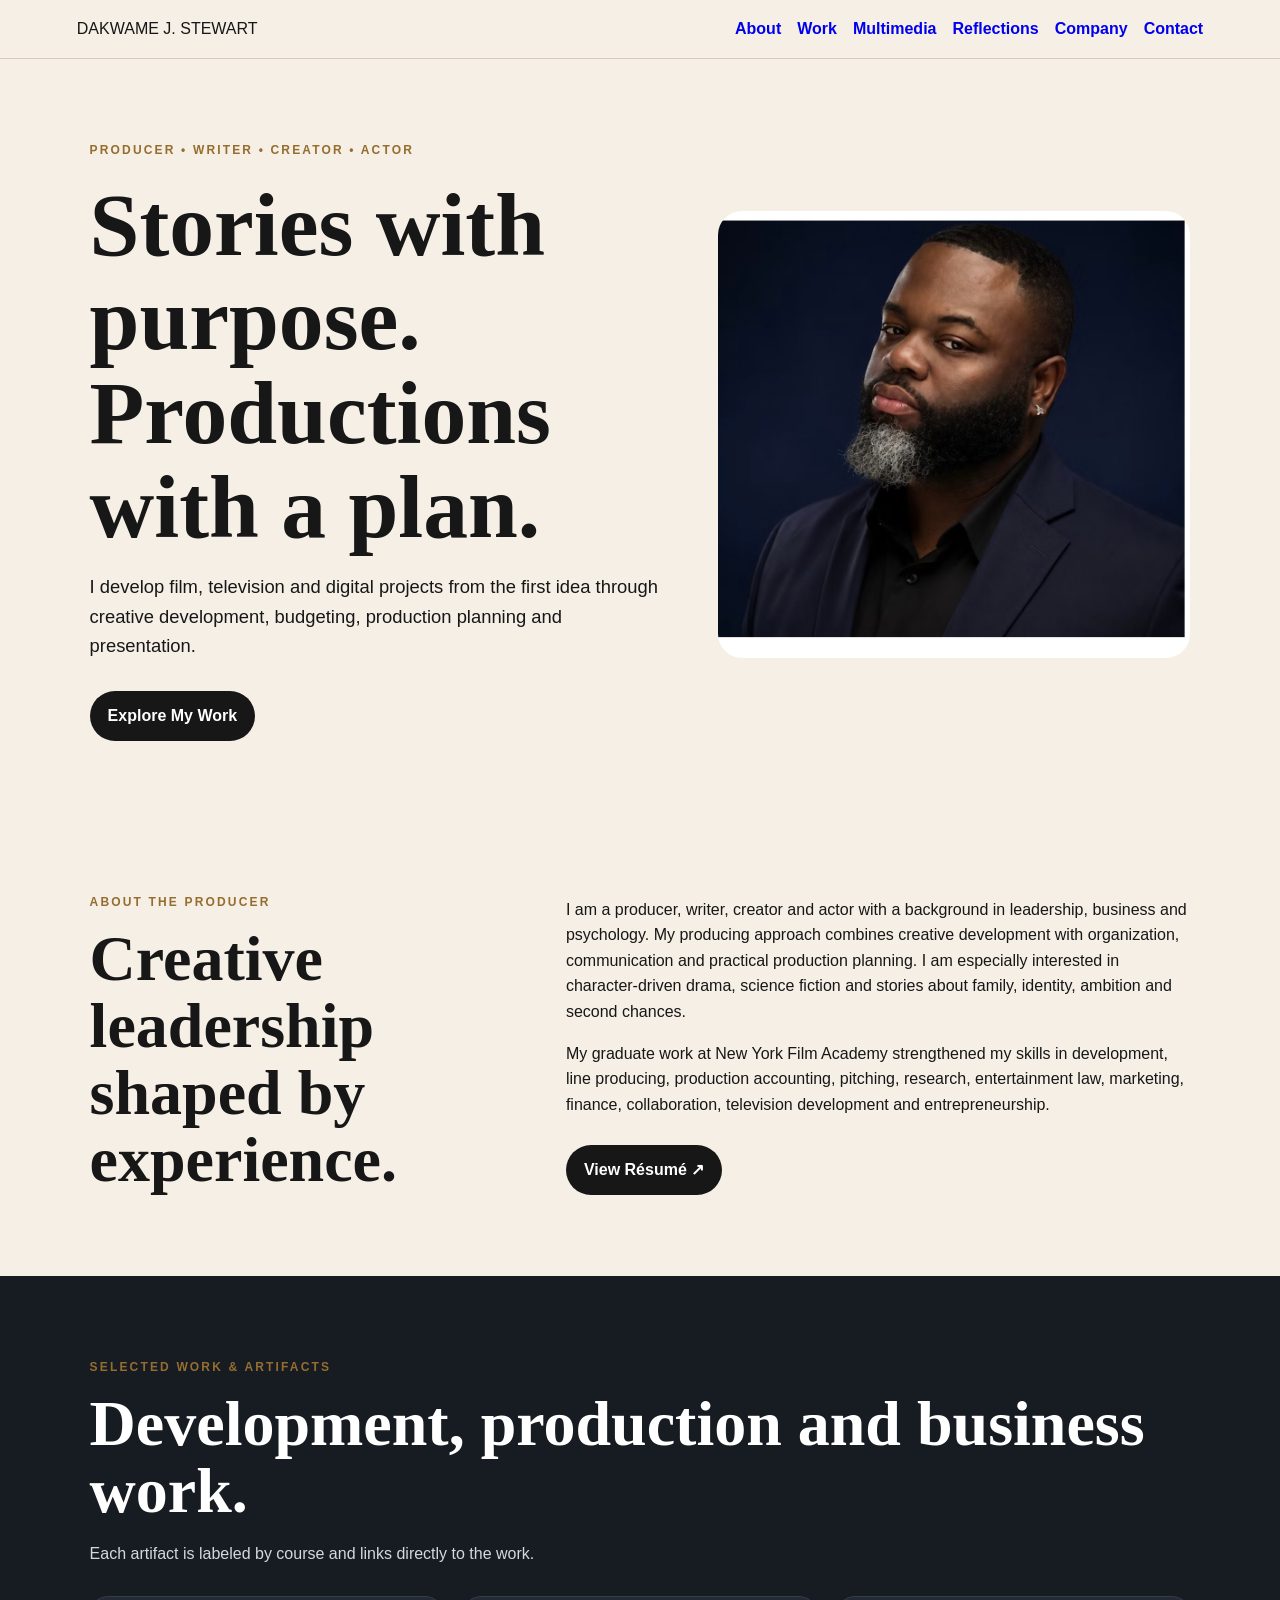
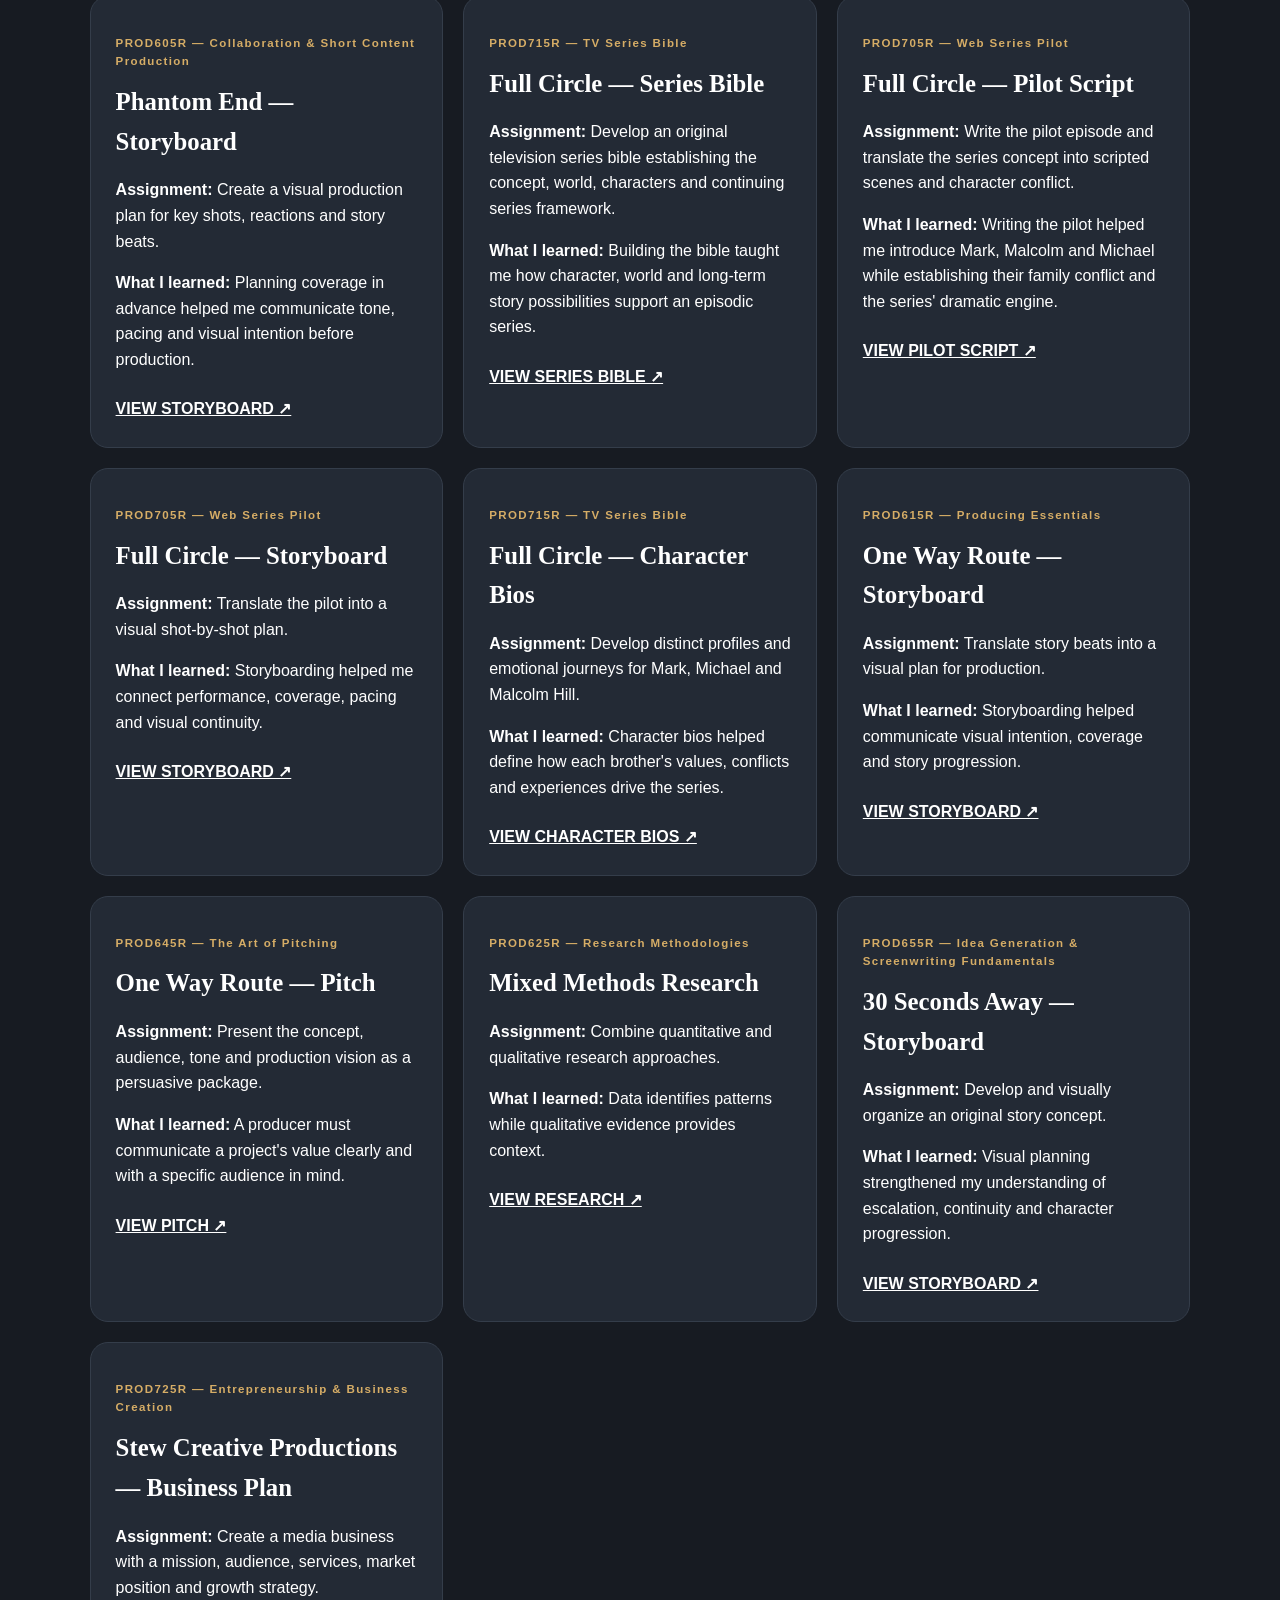
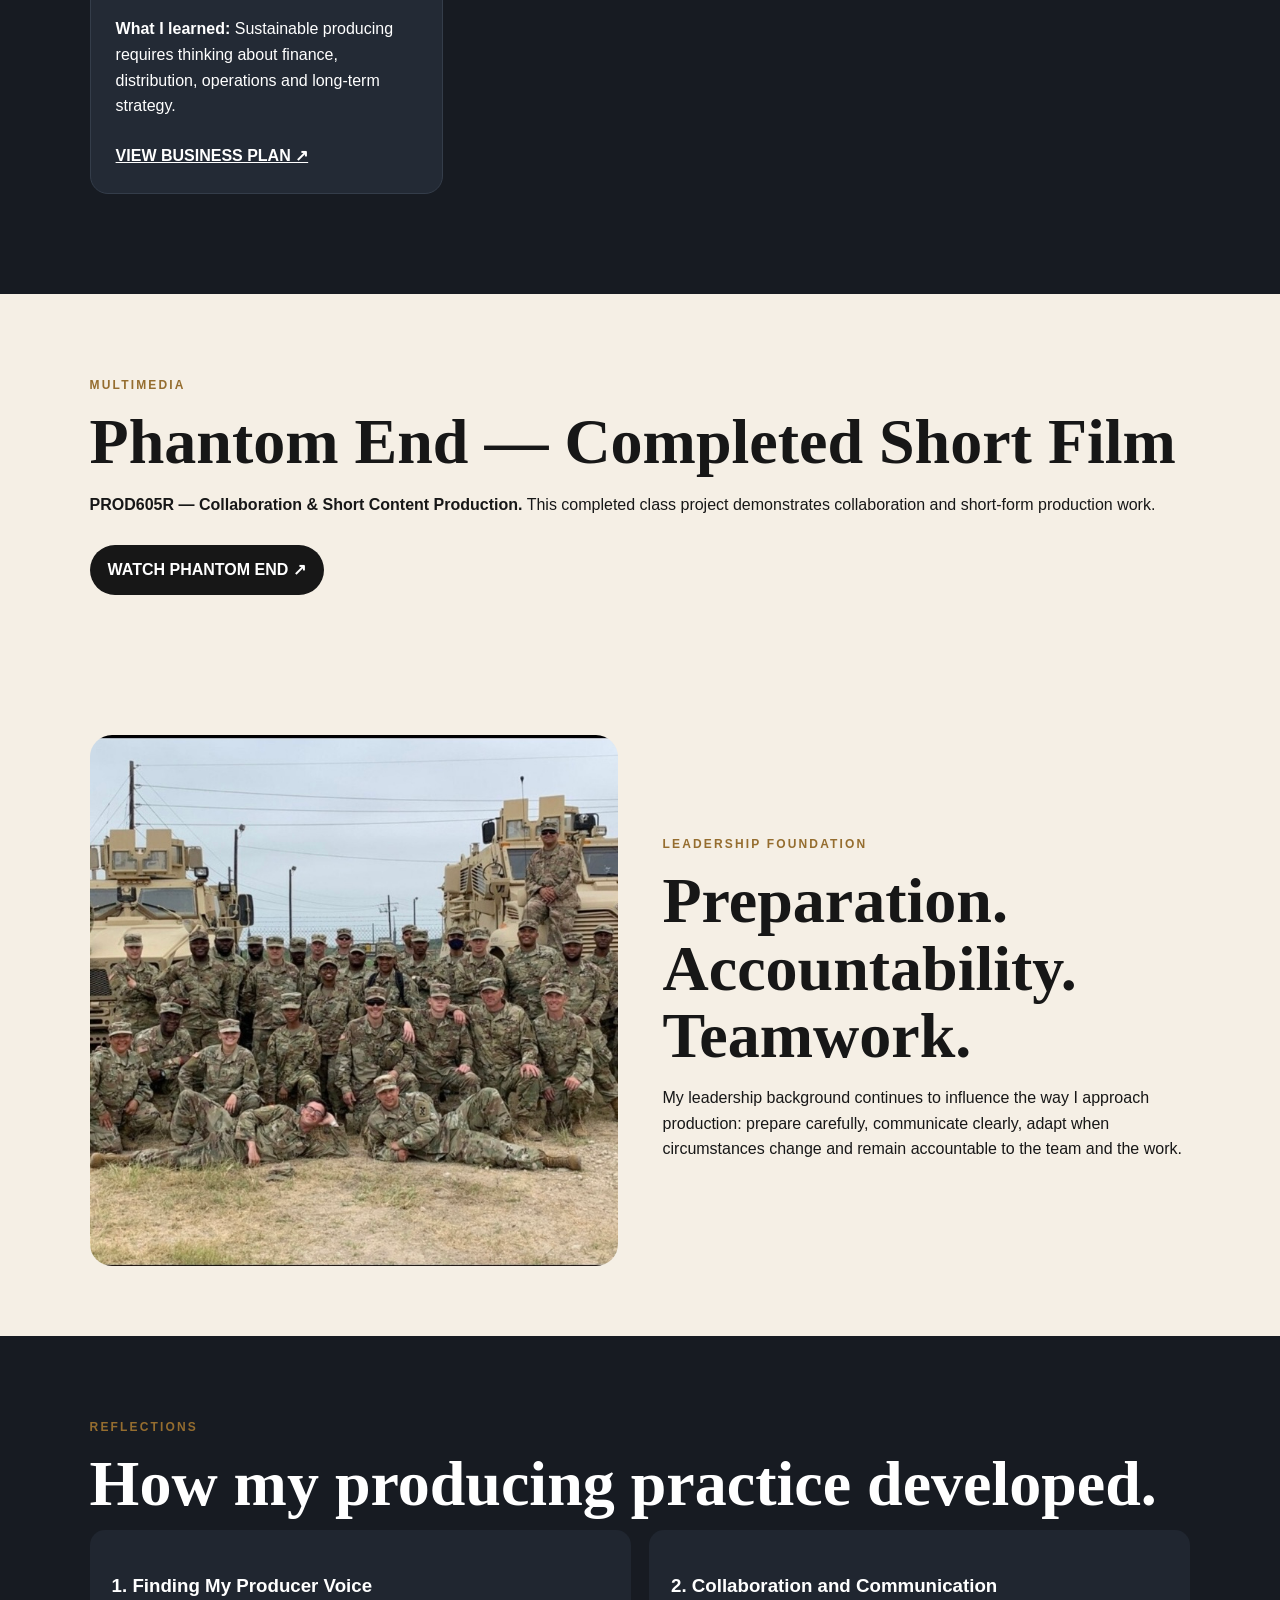
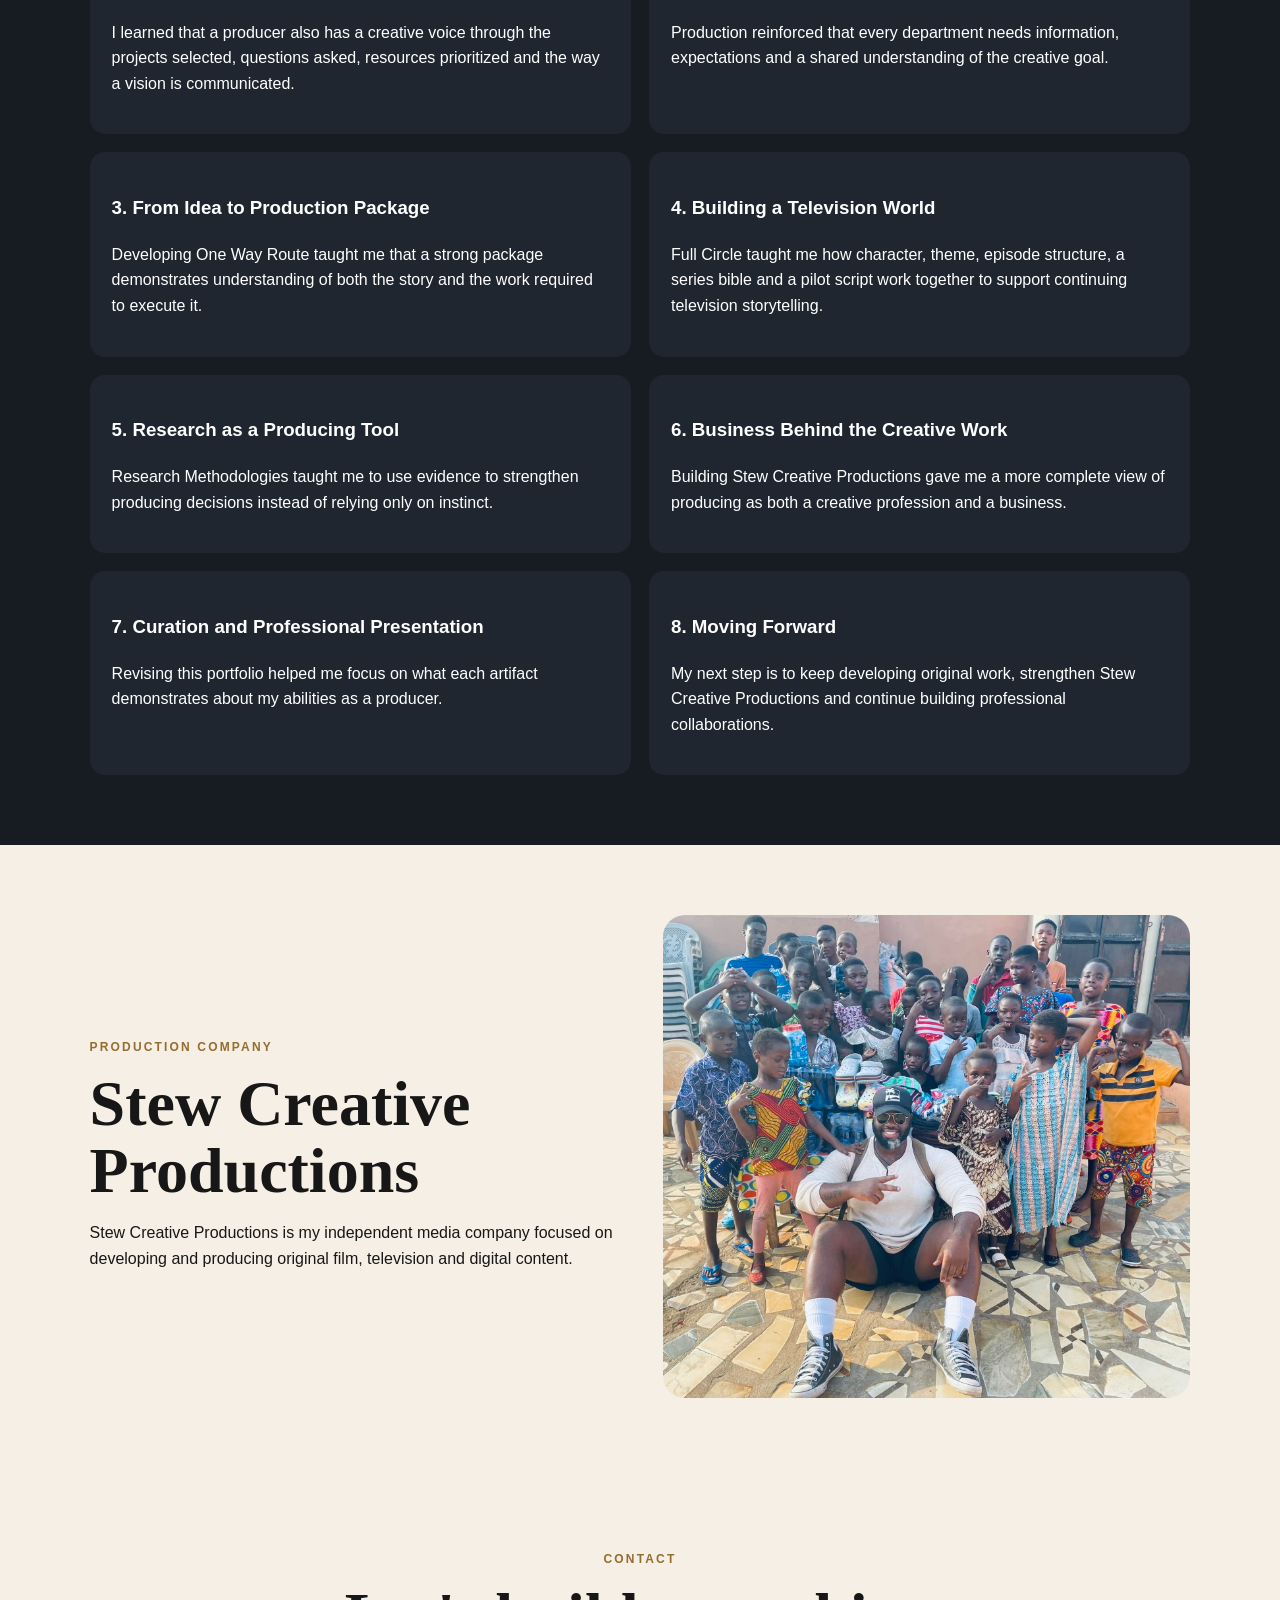
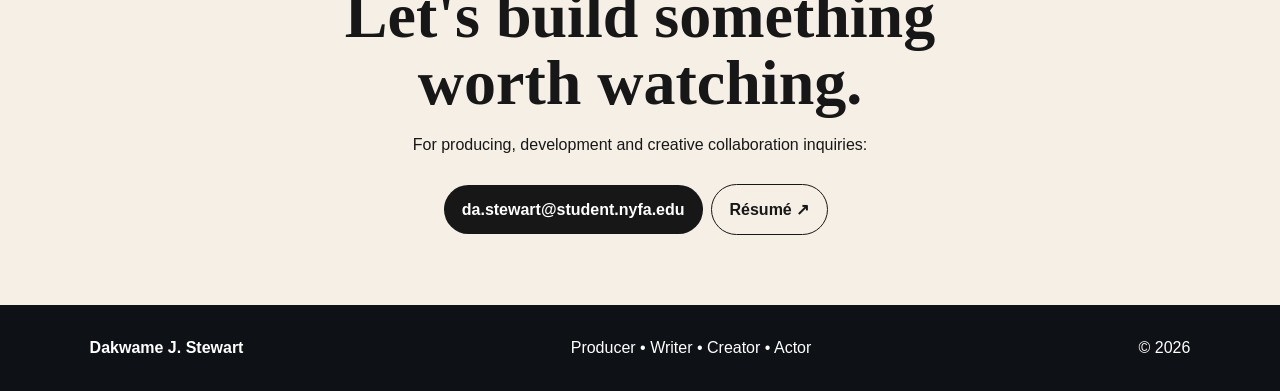
<file: portfolio-index-professor-update.html>
<!doctype html><html lang="en"><head><meta charset="utf-8"><meta name="viewport" content="width=device-width,initial-scale=1"><title>Dakwame J. Stewart | Producer Portfolio</title><link rel="stylesheet" href="styles.css"></head><body>
<header><a class="brand" href="#home">DAKWAME J. STEWART</a><nav><a href="#about">About</a><a href="#work">Work</a><a href="#multimedia">Multimedia</a><a href="#reflections">Reflections</a><a href="#company">Company</a><a href="#contact">Contact</a></nav></header>
<main><section id="home" class="hero"><div><p class="kicker">PRODUCER • WRITER • CREATOR • ACTOR</p><h1>Stories with purpose. Productions with a plan.</h1><p class="lede">I develop film, television and digital projects from the first idea through creative development, budgeting, production planning and presentation.</p><a class="btn" href="#work">Explore My Work</a></div><img src="assets/portrait.jpeg" alt="Professional portrait of Dakwame J. Stewart"></section>
<section id="about" class="split"><div><p class="kicker">ABOUT THE PRODUCER</p><h2>Creative leadership shaped by experience.</h2></div><div><p>I am a producer, writer, creator and actor with a background in leadership, business and psychology. My producing approach combines creative development with organization, communication and practical production planning. I am especially interested in character-driven drama, science fiction and stories about family, identity, ambition and second chances.</p><p>My graduate work at New York Film Academy strengthened my skills in development, line producing, production accounting, pitching, research, entertainment law, marketing, finance, collaboration, television development and entrepreneurship.</p><a class="btn" href="assets/Dakwame-Stewart-Resume.pdf" target="_blank">View Résumé ↗</a></div></section>
<section id="work" class="dark fullbleed"><div class="section-inner"><p class="kicker">SELECTED WORK & ARTIFACTS</p><h2>Development, production and business work.</h2><p class="section-intro">Each artifact is labeled by course and links directly to the work.</p><div class="artifact-grid">
<article class="artifact"><p class="tag">PROD605R — Collaboration & Short Content Production</p><h3>Phantom End — Storyboard</h3><p><b>Assignment:</b> Create a visual production plan for key shots, reactions and story beats.</p><p><b>What I learned:</b> Planning coverage in advance helped me communicate tone, pacing and visual intention before production.</p><a href="assets/Phantom_End_Storyboard_DISTINCT.pdf" target="_blank">VIEW STORYBOARD ↗</a></article>
<article class="artifact"><p class="tag">PROD715R — TV Series Bible</p><h3>Full Circle — Series Bible</h3><p><b>Assignment:</b> Develop an original television series bible establishing the concept, world, characters and continuing series framework.</p><p><b>What I learned:</b> Building the bible taught me how character, world and long-term story possibilities support an episodic series.</p><a href="assets/Full_Circle_Pilot.pdf" target="_blank">VIEW SERIES BIBLE ↗</a></article>
<article class="artifact"><p class="tag">PROD705R — Web Series Pilot</p><h3>Full Circle — Pilot Script</h3><p><b>Assignment:</b> Write the pilot episode and translate the series concept into scripted scenes and character conflict.</p><p><b>What I learned:</b> Writing the pilot helped me introduce Mark, Malcolm and Michael while establishing their family conflict and the series' dramatic engine.</p><a href="assets/PILOT%20SCRIPT%20-Full%20Circle-.pdf" target="_blank">VIEW PILOT SCRIPT ↗</a></article>
<article class="artifact"><p class="tag">PROD705R — Web Series Pilot</p><h3>Full Circle — Storyboard</h3><p><b>Assignment:</b> Translate the pilot into a visual shot-by-shot plan.</p><p><b>What I learned:</b> Storyboarding helped me connect performance, coverage, pacing and visual continuity.</p><a href="assets/FULL%20CIRCLE%20STORYBOARD%20.pdf" target="_blank">VIEW STORYBOARD ↗</a></article>
<article class="artifact"><p class="tag">PROD715R — TV Series Bible</p><h3>Full Circle — Character Bios</h3><p><b>Assignment:</b> Develop distinct profiles and emotional journeys for Mark, Michael and Malcolm Hill.</p><p><b>What I learned:</b> Character bios helped define how each brother's values, conflicts and experiences drive the series.</p><a href="assets/REVISED%20CHARACTER%20BIOS.pdf" target="_blank">VIEW CHARACTER BIOS ↗</a></article>
<article class="artifact"><p class="tag">PROD615R — Producing Essentials</p><h3>One Way Route — Storyboard</h3><p><b>Assignment:</b> Translate story beats into a visual plan for production.</p><p><b>What I learned:</b> Storyboarding helped communicate visual intention, coverage and story progression.</p><a href="assets/One_Way_Route_Storyboard_DISTINCT.pdf" target="_blank">VIEW STORYBOARD ↗</a></article>
<article class="artifact"><p class="tag">PROD645R — The Art of Pitching</p><h3>One Way Route — Pitch</h3><p><b>Assignment:</b> Present the concept, audience, tone and production vision as a persuasive package.</p><p><b>What I learned:</b> A producer must communicate a project's value clearly and with a specific audience in mind.</p><a href="assets/One%20Way%20Route%20Pitch.pptx" target="_blank">VIEW PITCH ↗</a></article>
<article class="artifact"><p class="tag">PROD625R — Research Methodologies</p><h3>Mixed Methods Research</h3><p><b>Assignment:</b> Combine quantitative and qualitative research approaches.</p><p><b>What I learned:</b> Data identifies patterns while qualitative evidence provides context.</p><a href="assets/Mixed_Methods_Research.pdf" target="_blank">VIEW RESEARCH ↗</a></article>
<article class="artifact"><p class="tag">PROD655R — Idea Generation & Screenwriting Fundamentals</p><h3>30 Seconds Away — Storyboard</h3><p><b>Assignment:</b> Develop and visually organize an original story concept.</p><p><b>What I learned:</b> Visual planning strengthened my understanding of escalation, continuity and character progression.</p><a href="assets/30_Seconds_Away_Storyboard_DISTINCT.pdf" target="_blank">VIEW STORYBOARD ↗</a></article>
<article class="artifact"><p class="tag">PROD725R — Entrepreneurship & Business Creation</p><h3>Stew Creative Productions — Business Plan</h3><p><b>Assignment:</b> Create a media business with a mission, audience, services, market position and growth strategy.</p><p><b>What I learned:</b> Sustainable producing requires thinking about finance, distribution, operations and long-term strategy.</p><a href="assets/REVISED%20BUSINESS.pdf" target="_blank">VIEW BUSINESS PLAN ↗</a></article>
</div></div></section>
<section id="multimedia"><p class="kicker">MULTIMEDIA</p><h2>Phantom End — Completed Short Film</h2><p><b>PROD605R — Collaboration & Short Content Production.</b> This completed class project demonstrates collaboration and short-form production work.</p><a class="btn" href="https://youtu.be/8IARrA4el0o" target="_blank">WATCH PHANTOM END ↗</a></section>
<section class="visual-story"><img src="assets/military.jpeg" alt="Military unit photo"><div><p class="kicker">LEADERSHIP FOUNDATION</p><h2>Preparation. Accountability. Teamwork.</h2><p>My leadership background continues to influence the way I approach production: prepare carefully, communicate clearly, adapt when circumstances change and remain accountable to the team and the work.</p></div></section>
<section id="reflections" class="dark fullbleed"><div class="section-inner"><p class="kicker">REFLECTIONS</p><h2>How my producing practice developed.</h2><div class="reflections">
<article><h3>1. Finding My Producer Voice</h3><p>I learned that a producer also has a creative voice through the projects selected, questions asked, resources prioritized and the way a vision is communicated.</p></article>
<article><h3>2. Collaboration and Communication</h3><p>Production reinforced that every department needs information, expectations and a shared understanding of the creative goal.</p></article>
<article><h3>3. From Idea to Production Package</h3><p>Developing One Way Route taught me that a strong package demonstrates understanding of both the story and the work required to execute it.</p></article>
<article><h3>4. Building a Television World</h3><p>Full Circle taught me how character, theme, episode structure, a series bible and a pilot script work together to support continuing television storytelling.</p></article>
<article><h3>5. Research as a Producing Tool</h3><p>Research Methodologies taught me to use evidence to strengthen producing decisions instead of relying only on instinct.</p></article>
<article><h3>6. Business Behind the Creative Work</h3><p>Building Stew Creative Productions gave me a more complete view of producing as both a creative profession and a business.</p></article>
<article><h3>7. Curation and Professional Presentation</h3><p>Revising this portfolio helped me focus on what each artifact demonstrates about my abilities as a producer.</p></article>
<article><h3>8. Moving Forward</h3><p>My next step is to keep developing original work, strengthen Stew Creative Productions and continue building professional collaborations.</p></article>
</div></div></section>
<section id="company" class="company"><div><p class="kicker">PRODUCTION COMPANY</p><h2>Stew Creative Productions</h2><p>Stew Creative Productions is my independent media company focused on developing and producing original film, television and digital content.</p></div><img src="assets/community-service.jpeg" alt="Community service"></section>
<section id="contact" class="contact"><p class="kicker">CONTACT</p><h2>Let's build something worth watching.</h2><p>For producing, development and creative collaboration inquiries:</p><a class="btn" href="mailto:da.stewart@student.nyfa.edu">da.stewart@student.nyfa.edu</a><a class="btn secondary" href="assets/Dakwame-Stewart-Resume.pdf" target="_blank">Résumé ↗</a></section></main>
<footer><strong>Dakwame J. Stewart</strong><span>Producer • Writer • Creator • Actor</span><span>© 2026</span></footer></body></html>
</file>
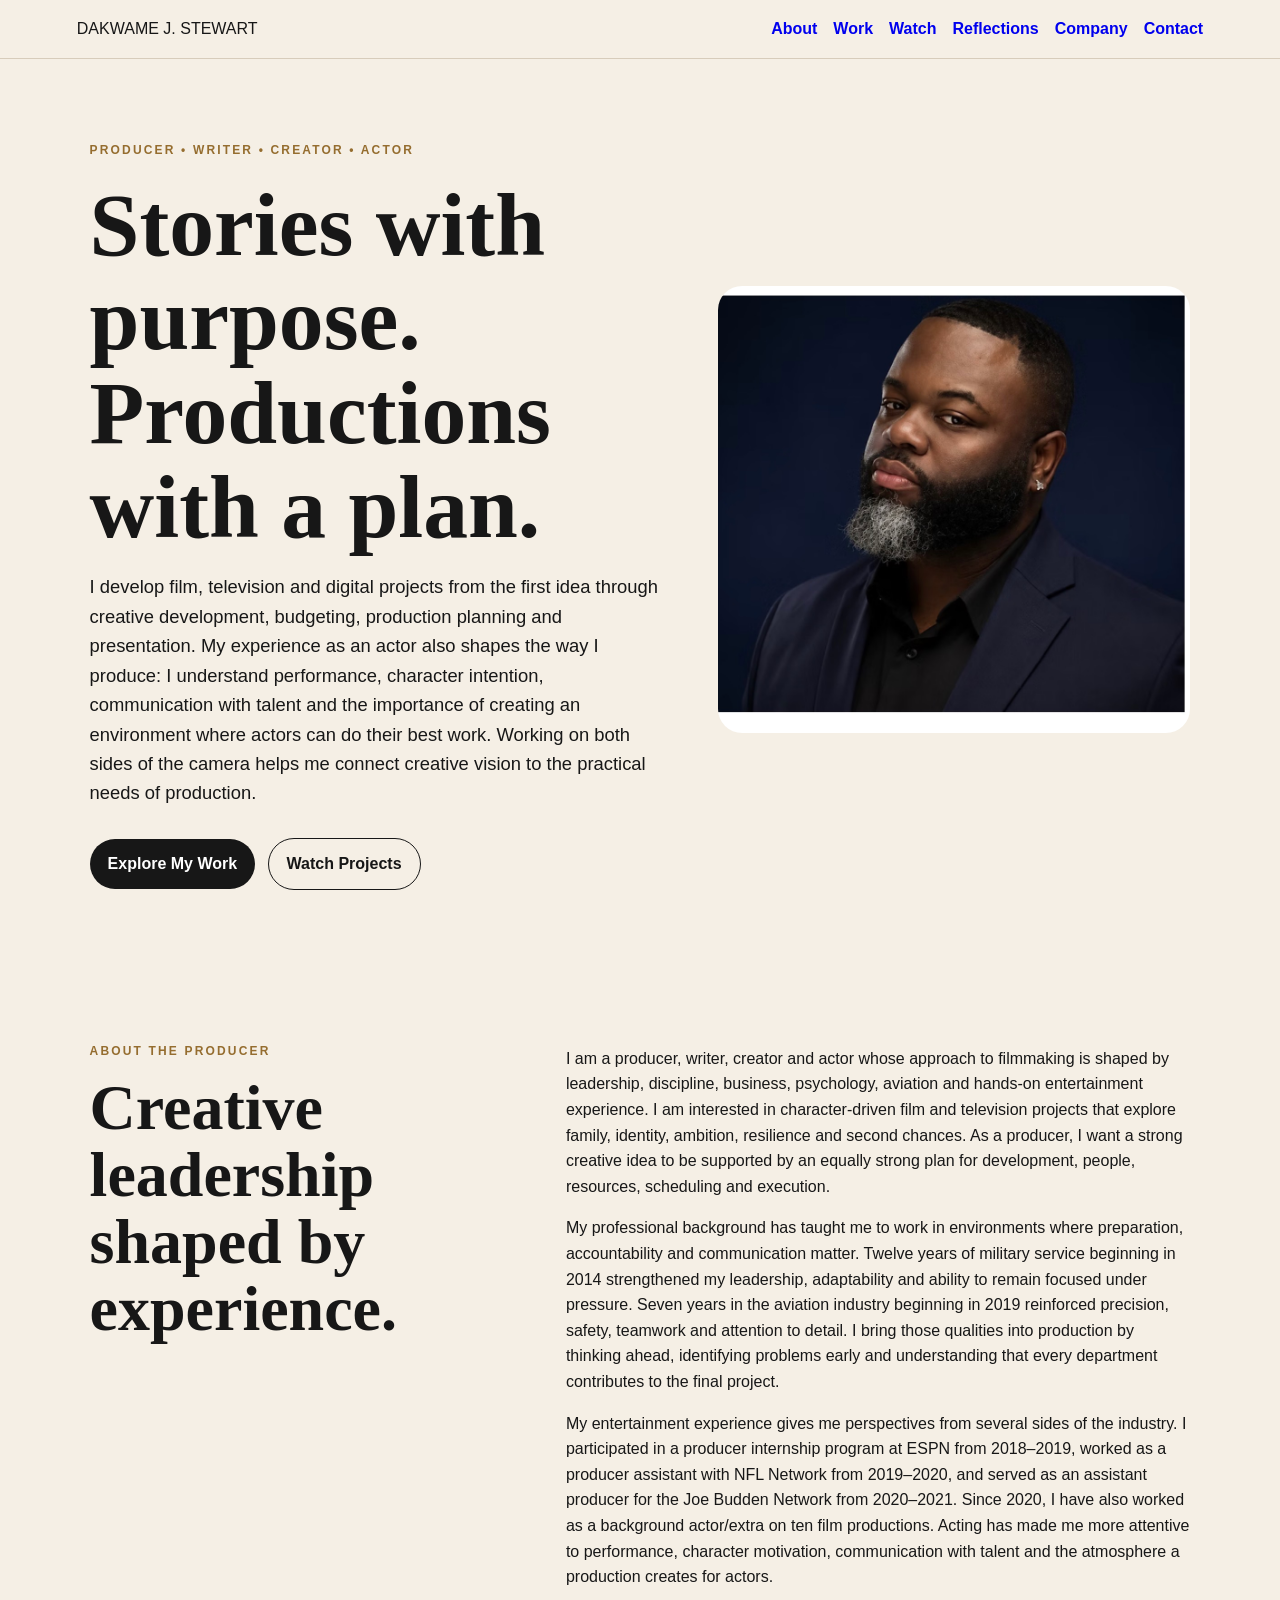
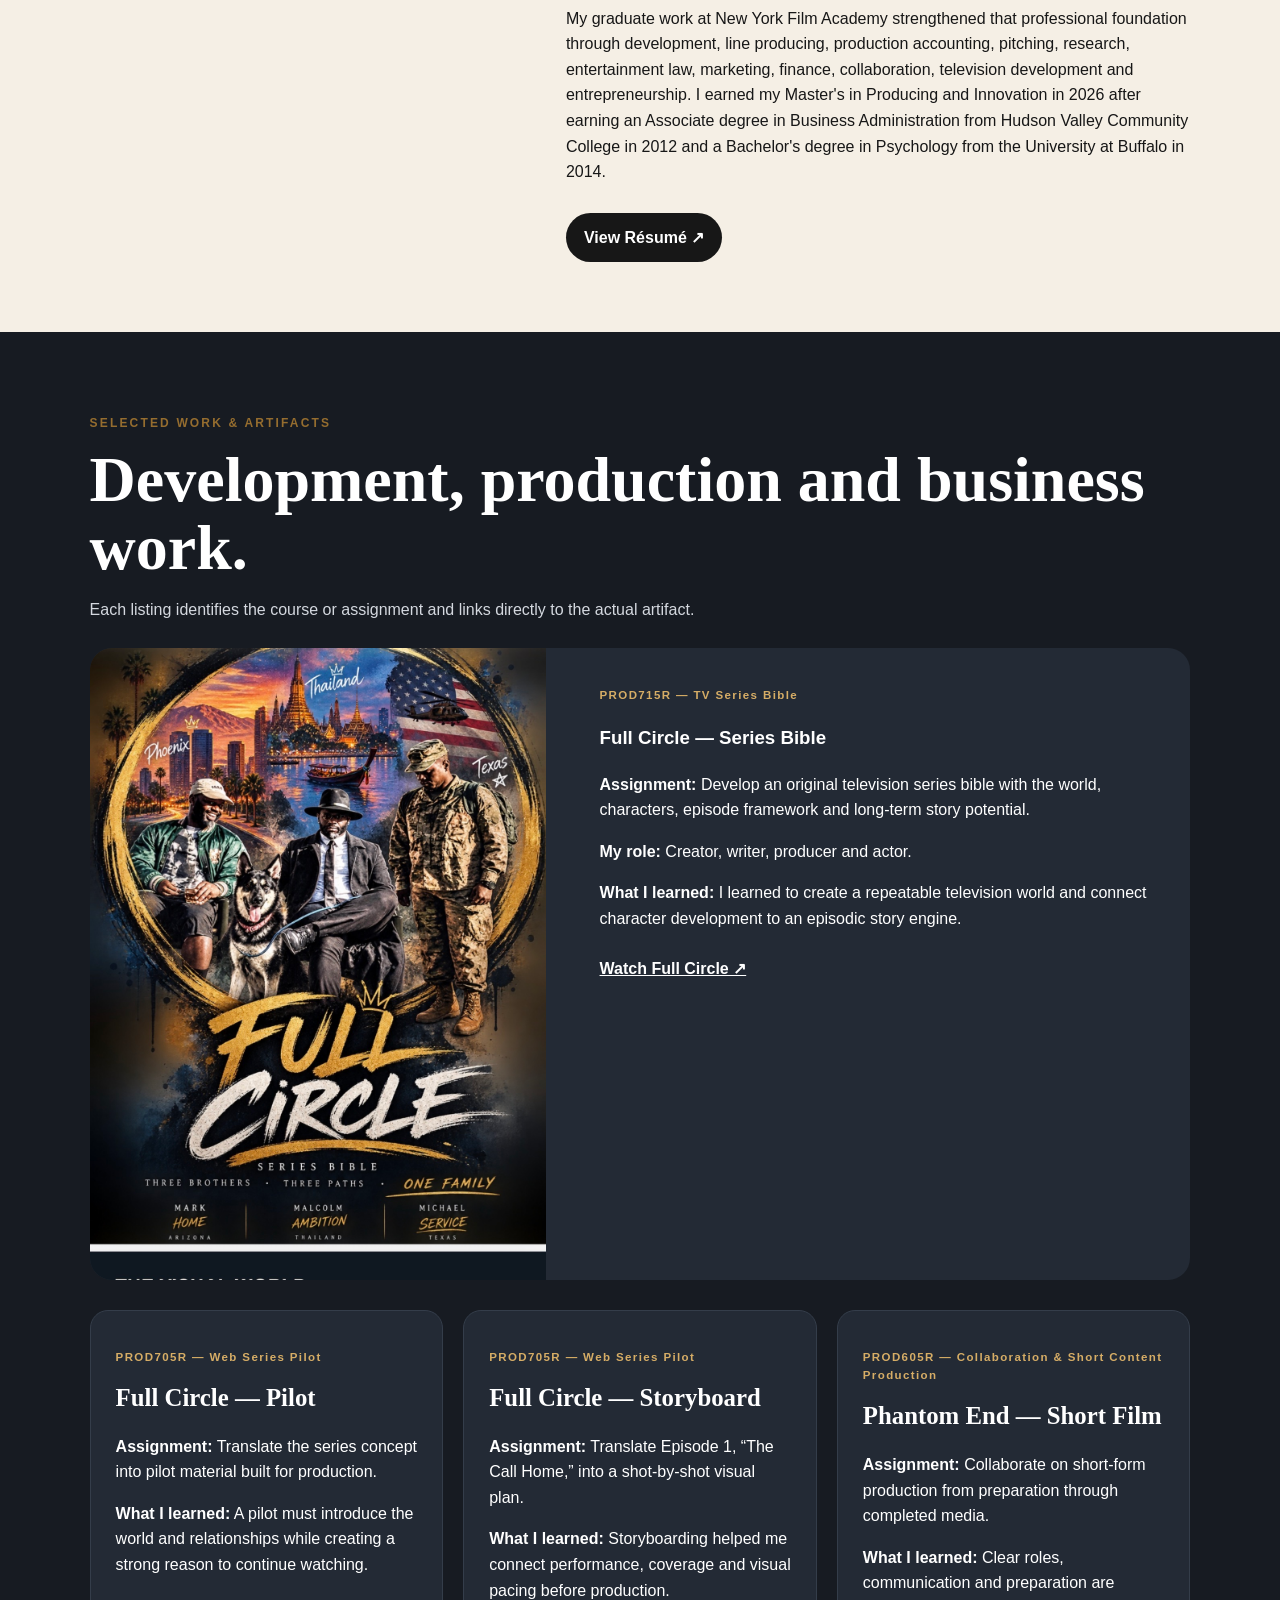
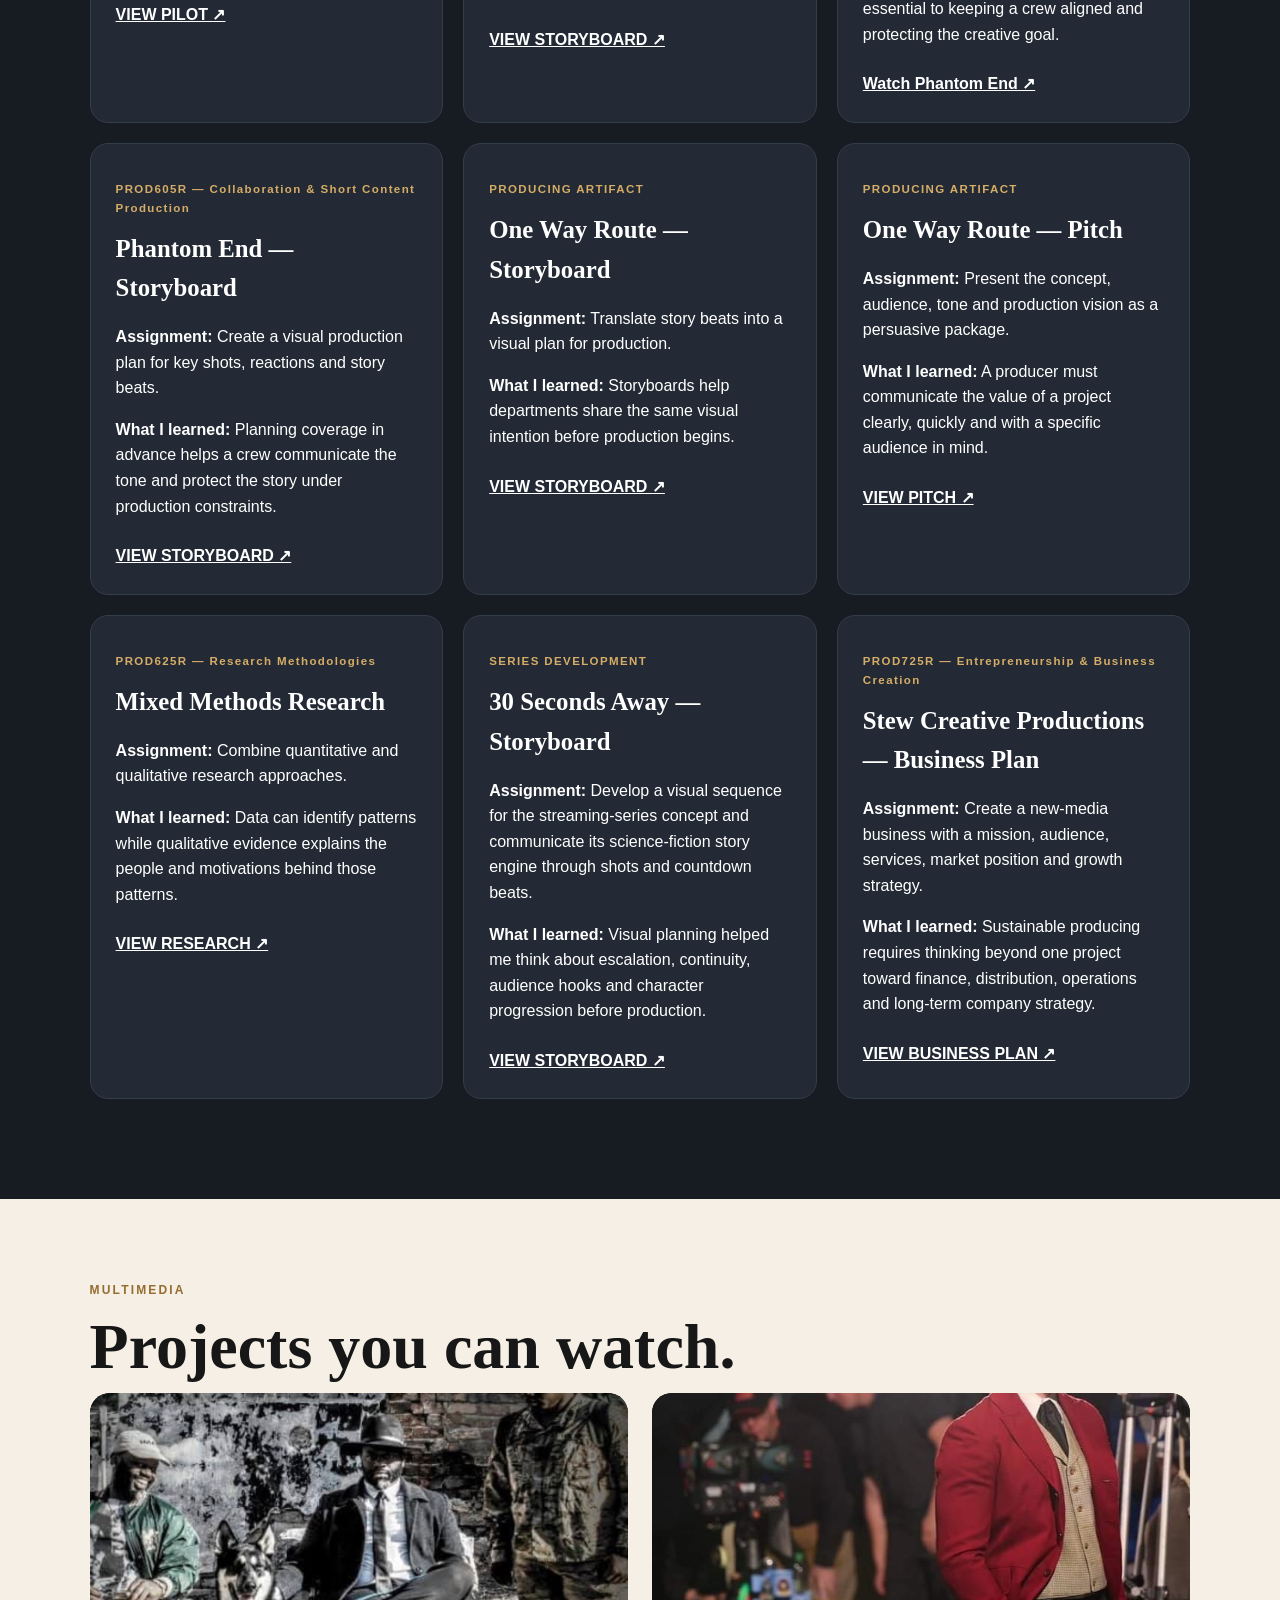
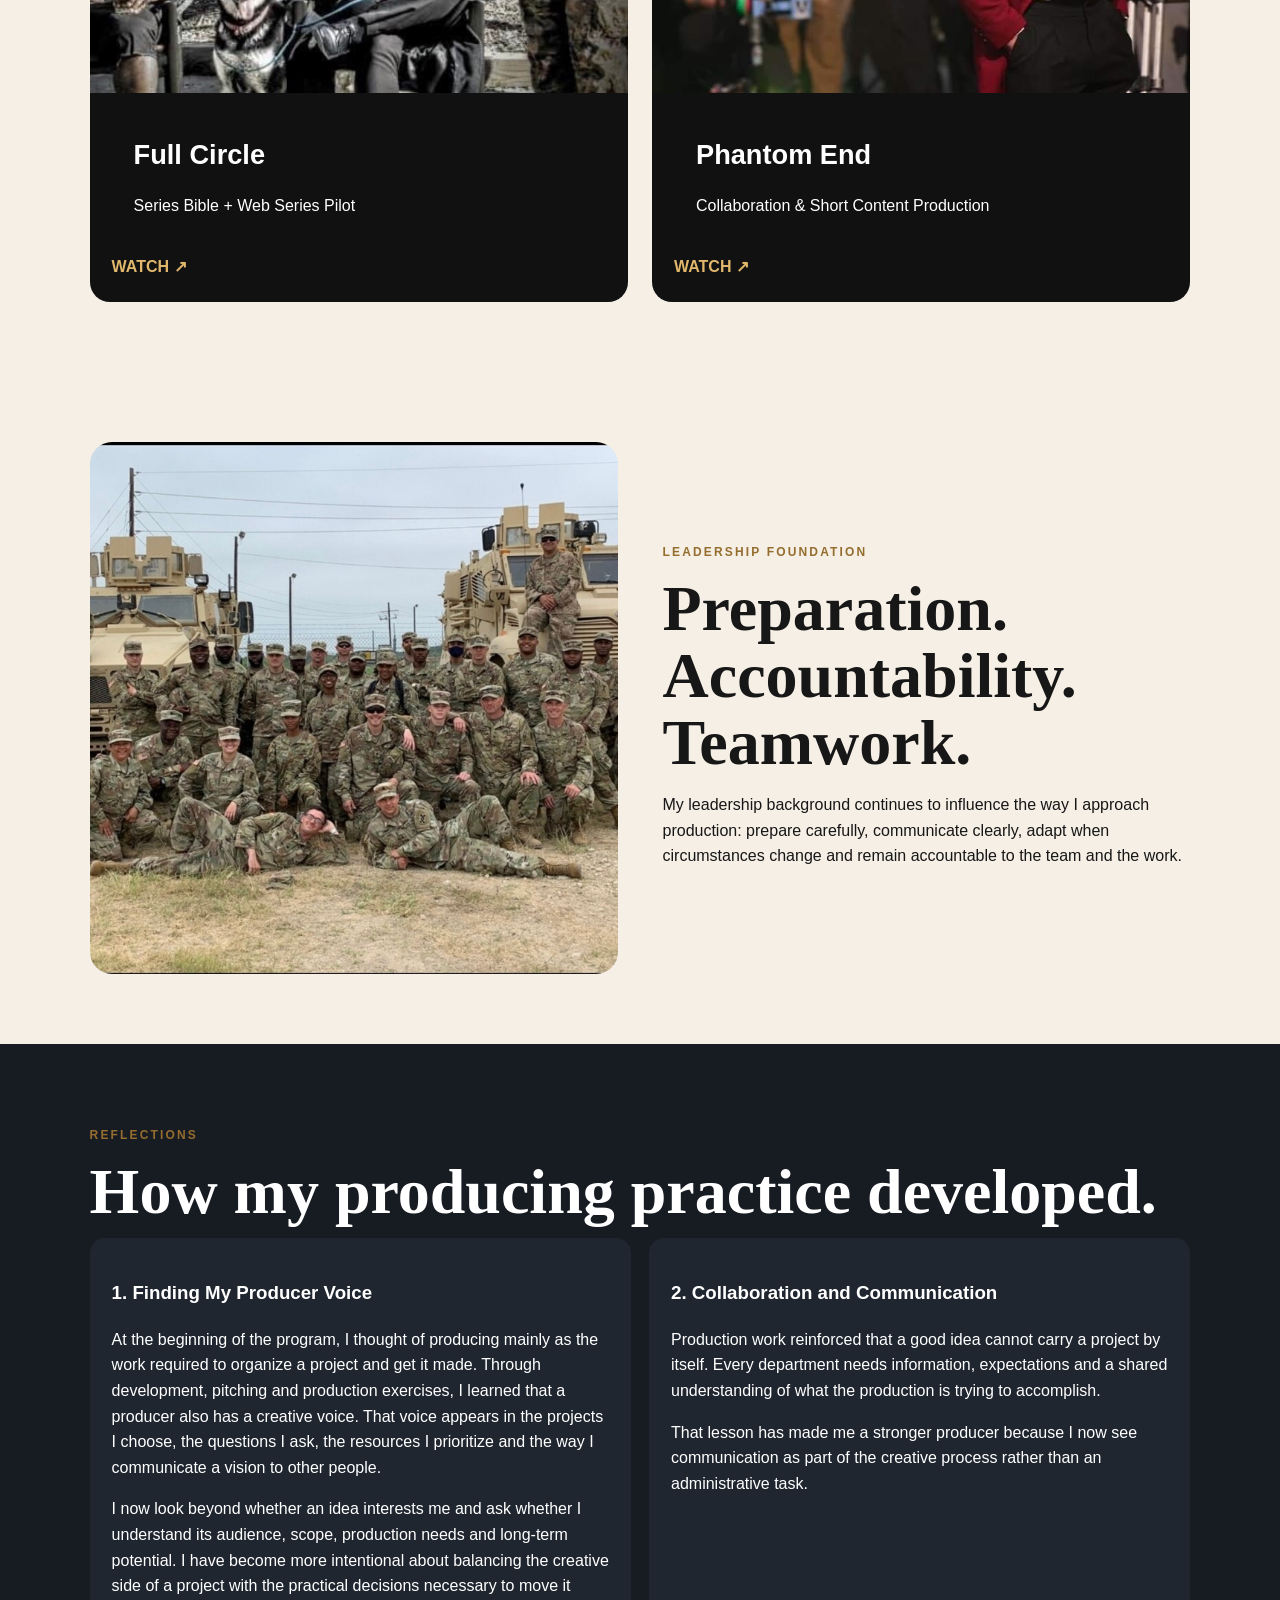
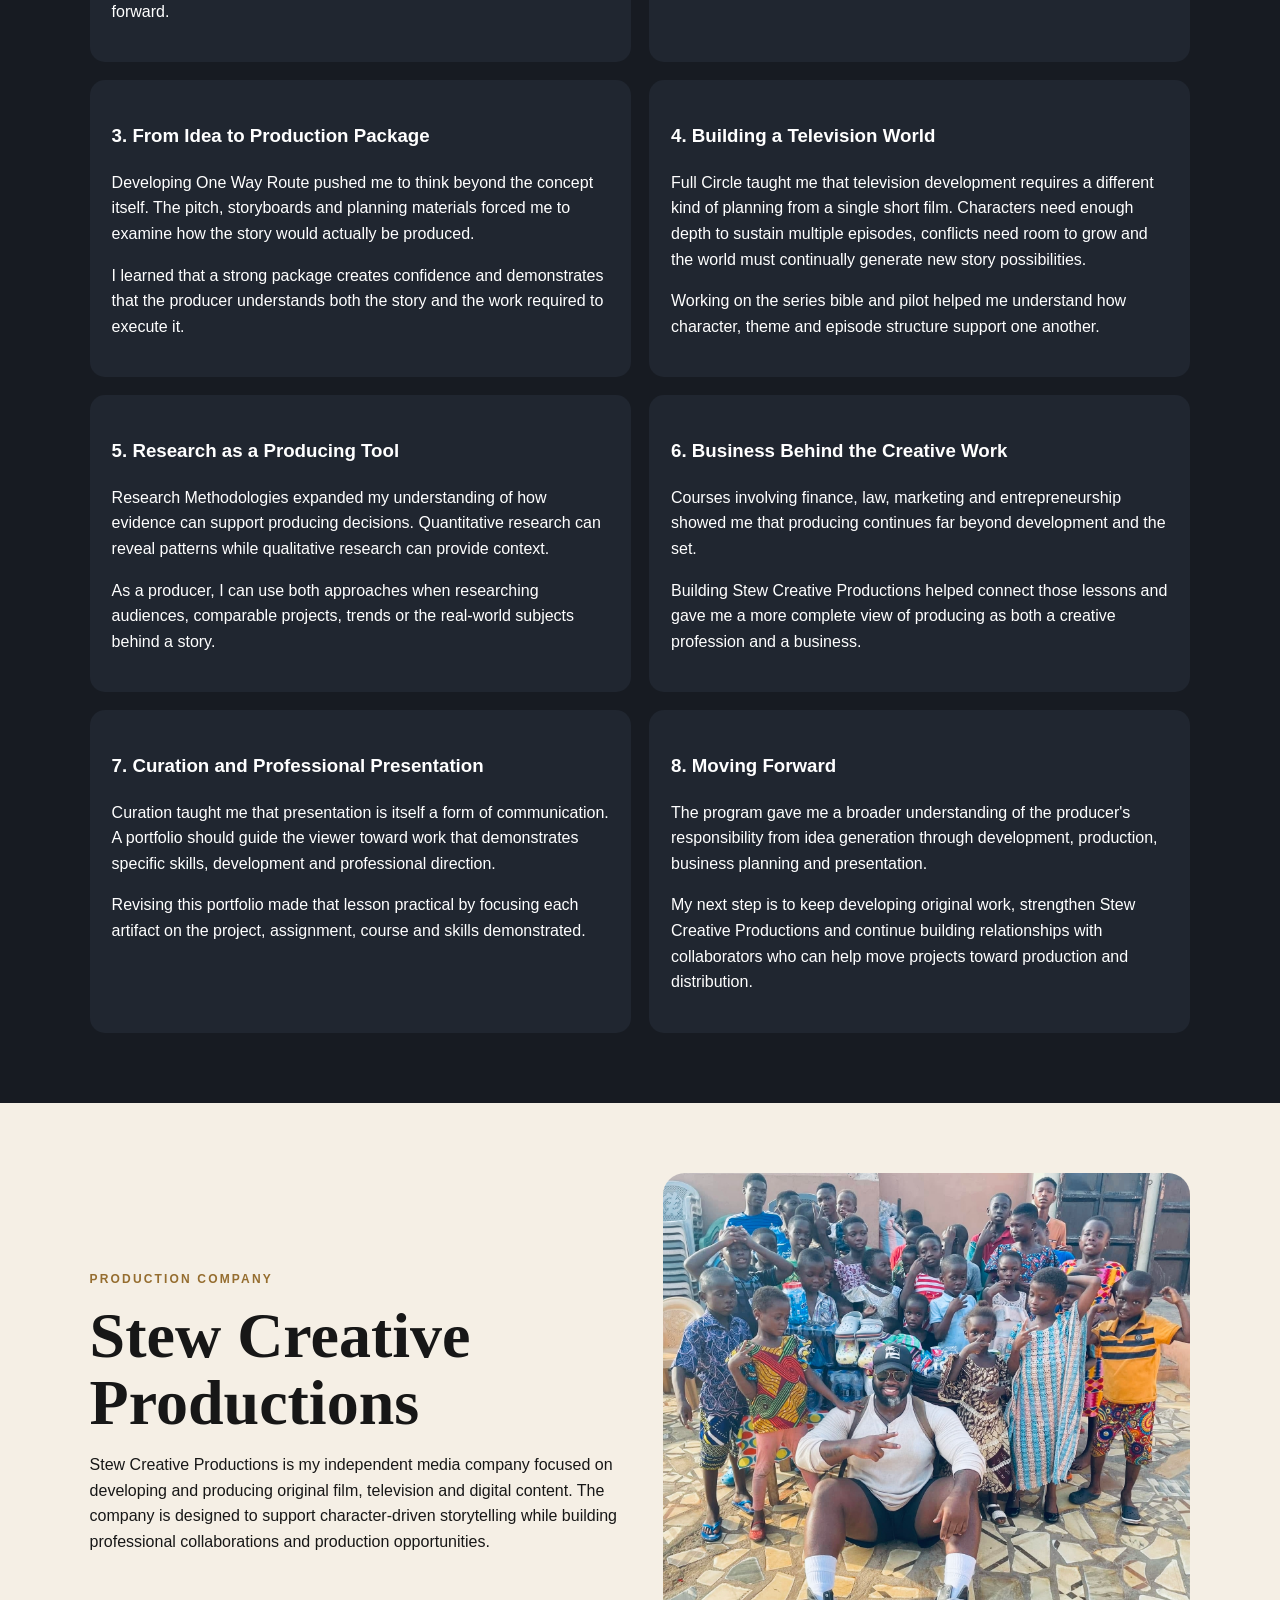
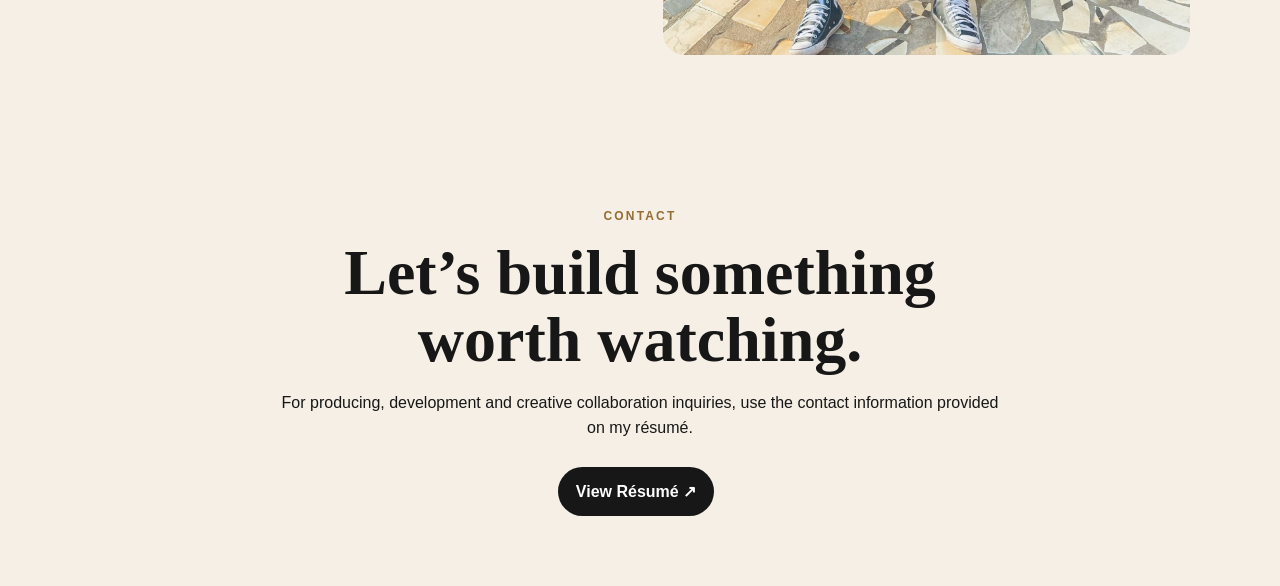
<file: updated-index.html>
<!doctype html>
<html lang="en">
<head>
<meta charset="utf-8">
<meta name="viewport" content="width=device-width, initial-scale=1">
<title>Dakwame J. Stewart | Producer Portfolio</title>
<meta name="description" content="Producer portfolio of Dakwame J. Stewart featuring film, television, research, business and production work developed at New York Film Academy.">
<link rel="stylesheet" href="styles.css">
</head>
<body>
<header>
  <a class="brand" href="#home">DAKWAME J. STEWART</a>
  <nav>
    <a href="#about">About</a><a href="#work">Work</a><a href="#multimedia">Watch</a><a href="#reflections">Reflections</a><a href="#company">Company</a><a href="#contact">Contact</a>
  </nav>
</header>

<main>
<section id="home" class="hero">
  <div>
    <p class="kicker">PRODUCER • WRITER • CREATOR • ACTOR</p>
    <h1>Stories with purpose. Productions with a plan.</h1>
    <p class="lede">I develop film, television and digital projects from the first idea through creative development, budgeting, production planning and presentation. My experience as an actor also shapes the way I produce: I understand performance, character intention, communication with talent and the importance of creating an environment where actors can do their best work. Working on both sides of the camera helps me connect creative vision to the practical needs of production.</p>
    <a class="btn" href="#work">Explore My Work</a>
    <a class="btn secondary" href="#multimedia">Watch Projects</a>
  </div>
  <img src="assets/portrait.jpeg" alt="Professional portrait of Dakwame J. Stewart">
</section>

<section id="about" class="split">
  <div><p class="kicker">ABOUT THE PRODUCER</p><h2>Creative leadership shaped by experience.</h2></div>
  <div>
    <p>I am a producer, writer, creator and actor whose approach to filmmaking is shaped by leadership, discipline, business, psychology, aviation and hands-on entertainment experience. I am interested in character-driven film and television projects that explore family, identity, ambition, resilience and second chances. As a producer, I want a strong creative idea to be supported by an equally strong plan for development, people, resources, scheduling and execution.</p>
    <p>My professional background has taught me to work in environments where preparation, accountability and communication matter. Twelve years of military service beginning in 2014 strengthened my leadership, adaptability and ability to remain focused under pressure. Seven years in the aviation industry beginning in 2019 reinforced precision, safety, teamwork and attention to detail. I bring those qualities into production by thinking ahead, identifying problems early and understanding that every department contributes to the final project.</p>
    <p>My entertainment experience gives me perspectives from several sides of the industry. I participated in a producer internship program at ESPN from 2018–2019, worked as a producer assistant with NFL Network from 2019–2020, and served as an assistant producer for the Joe Budden Network from 2020–2021. Since 2020, I have also worked as a background actor/extra on ten film productions. Acting has made me more attentive to performance, character motivation, communication with talent and the atmosphere a production creates for actors.</p>
    <p>My graduate work at New York Film Academy strengthened that professional foundation through development, line producing, production accounting, pitching, research, entertainment law, marketing, finance, collaboration, television development and entrepreneurship. I earned my Master's in Producing and Innovation in 2026 after earning an Associate degree in Business Administration from Hudson Valley Community College in 2012 and a Bachelor's degree in Psychology from the University at Buffalo in 2014.</p>
    <a class="btn" href="assets/Dakwame-Stewart-Resume.pdf" target="_blank" rel="noopener">View Résumé ↗</a>
  </div>
</section>

<section id="work" class="dark fullbleed">
<div class="section-inner">
<p class="kicker">SELECTED WORK & ARTIFACTS</p>
<h2>Development, production and business work.</h2>
<p class="section-intro">Each listing identifies the course or assignment and links directly to the actual artifact.</p>

<article class="card featured">
<img src="assets/full-circle.jpeg" alt="Full Circle series artwork">
<div><p class="tag">PROD715R — TV Series Bible</p><h3>Full Circle — Series Bible</h3>
<p><b>Assignment:</b> Develop an original television series bible with the world, characters, episode framework and long-term story potential.</p>
<p><b>My role:</b> Creator, writer, producer and actor.</p>
<p><b>What I learned:</b> I learned to create a repeatable television world and connect character development to an episodic story engine.</p>
<a class="artifact-link" href="https://youtu.be/-LE_226ffwM" target="_blank" rel="noopener">Watch Full Circle ↗</a></div>
</article>

<div class="artifact-grid">
<article class="artifact"><p class="tag">PROD705R — Web Series Pilot</p><h3>Full Circle — Pilot</h3><p><b>Assignment:</b> Translate the series concept into pilot material built for production.</p><p><b>What I learned:</b> A pilot must introduce the world and relationships while creating a strong reason to continue watching.</p><a href="assets/Full_Circle_Pilot.pdf" target="_blank" rel="noopener">VIEW PILOT ↗</a></article>

<article class="artifact"><p class="tag">PROD705R — Web Series Pilot</p><h3>Full Circle — Storyboard</h3><p><b>Assignment:</b> Translate Episode 1, “The Call Home,” into a shot-by-shot visual plan.</p><p><b>What I learned:</b> Storyboarding helped me connect performance, coverage and visual pacing before production.</p><a href="assets/FULL%20CIRCLE%20STORYBOARD%20.pdf" target="_blank" rel="noopener">VIEW STORYBOARD ↗</a></article>

<article class="artifact"><p class="tag">PROD605R — Collaboration & Short Content Production</p><h3>Phantom End — Short Film</h3><p><b>Assignment:</b> Collaborate on short-form production from preparation through completed media.</p><p><b>What I learned:</b> Clear roles, communication and preparation are essential to keeping a crew aligned and protecting the creative goal.</p><a href="https://youtu.be/8IARrA4el0o" target="_blank" rel="noopener">Watch Phantom End ↗</a></article>

<article class="artifact"><p class="tag">PROD605R — Collaboration & Short Content Production</p><h3>Phantom End — Storyboard</h3><p><b>Assignment:</b> Create a visual production plan for key shots, reactions and story beats.</p><p><b>What I learned:</b> Planning coverage in advance helps a crew communicate the tone and protect the story under production constraints.</p><a href="assets/Phantom_End_Storyboard_DISTINCT.pdf" target="_blank" rel="noopener">VIEW STORYBOARD ↗</a></article>

<article class="artifact"><p class="tag">PRODUCING ARTIFACT</p><h3>One Way Route — Storyboard</h3><p><b>Assignment:</b> Translate story beats into a visual plan for production.</p><p><b>What I learned:</b> Storyboards help departments share the same visual intention before production begins.</p><a href="assets/One_Way_Route_Storyboard_DISTINCT.pdf" target="_blank" rel="noopener">VIEW STORYBOARD ↗</a></article>

<article class="artifact"><p class="tag">PRODUCING ARTIFACT</p><h3>One Way Route — Pitch</h3><p><b>Assignment:</b> Present the concept, audience, tone and production vision as a persuasive package.</p><p><b>What I learned:</b> A producer must communicate the value of a project clearly, quickly and with a specific audience in mind.</p><a href="assets/One%20Way%20Route%20Pitch.pptx" target="_blank" rel="noopener">VIEW PITCH ↗</a></article>

<article class="artifact"><p class="tag">PROD625R — Research Methodologies</p><h3>Mixed Methods Research</h3><p><b>Assignment:</b> Combine quantitative and qualitative research approaches.</p><p><b>What I learned:</b> Data can identify patterns while qualitative evidence explains the people and motivations behind those patterns.</p><a href="assets/Mixed_Methods_Research.pdf" target="_blank" rel="noopener">VIEW RESEARCH ↗</a></article>

<article class="artifact"><p class="tag">SERIES DEVELOPMENT</p><h3>30 Seconds Away — Storyboard</h3><p><b>Assignment:</b> Develop a visual sequence for the streaming-series concept and communicate its science-fiction story engine through shots and countdown beats.</p><p><b>What I learned:</b> Visual planning helped me think about escalation, continuity, audience hooks and character progression before production.</p><a href="assets/30_Seconds_Away_Storyboard_DISTINCT.pdf" target="_blank" rel="noopener">VIEW STORYBOARD ↗</a></article>

<article class="artifact"><p class="tag">PROD725R — Entrepreneurship & Business Creation</p><h3>Stew Creative Productions — Business Plan</h3><p><b>Assignment:</b> Create a new-media business with a mission, audience, services, market position and growth strategy.</p><p><b>What I learned:</b> Sustainable producing requires thinking beyond one project toward finance, distribution, operations and long-term company strategy.</p><a href="assets/REVISED%20BUSINESS.pdf" target="_blank" rel="noopener">VIEW BUSINESS PLAN ↗</a></article>
</div>
</div>
</section>

<section id="multimedia">
<p class="kicker">MULTIMEDIA</p><h2>Projects you can watch.</h2>
<div class="grid">
<a class="video" href="https://youtu.be/-LE_226ffwM" target="_blank" rel="noopener"><img src="assets/full-circle-art.jpeg" alt="Full Circle artwork"><div><h3>Full Circle</h3><p>Series Bible + Web Series Pilot</p><span>WATCH ↗</span></div></a>
<a class="video" href="https://youtu.be/8IARrA4el0o" target="_blank" rel="noopener"><img src="assets/on-set.jpeg" alt="Production set"><div><h3>Phantom End</h3><p>Collaboration & Short Content Production</p><span>WATCH ↗</span></div></a>
</div>
</section>

<section class="visual-story"><img src="assets/military.jpeg" alt="Military unit photo"><div><p class="kicker">LEADERSHIP FOUNDATION</p><h2>Preparation. Accountability. Teamwork.</h2><p>My leadership background continues to influence the way I approach production: prepare carefully, communicate clearly, adapt when circumstances change and remain accountable to the team and the work.</p></div></section>

<section id="reflections" class="dark fullbleed"><div class="section-inner">
<p class="kicker">REFLECTIONS</p><h2>How my producing practice developed.</h2>
<div class="reflections">
<article><h3>1. Finding My Producer Voice</h3><p>At the beginning of the program, I thought of producing mainly as the work required to organize a project and get it made. Through development, pitching and production exercises, I learned that a producer also has a creative voice. That voice appears in the projects I choose, the questions I ask, the resources I prioritize and the way I communicate a vision to other people.</p><p>I now look beyond whether an idea interests me and ask whether I understand its audience, scope, production needs and long-term potential. I have become more intentional about balancing the creative side of a project with the practical decisions necessary to move it forward.</p></article>
<article><h3>2. Collaboration and Communication</h3><p>Production work reinforced that a good idea cannot carry a project by itself. Every department needs information, expectations and a shared understanding of what the production is trying to accomplish.</p><p>That lesson has made me a stronger producer because I now see communication as part of the creative process rather than an administrative task.</p></article>
<article><h3>3. From Idea to Production Package</h3><p>Developing One Way Route pushed me to think beyond the concept itself. The pitch, storyboards and planning materials forced me to examine how the story would actually be produced.</p><p>I learned that a strong package creates confidence and demonstrates that the producer understands both the story and the work required to execute it.</p></article>
<article><h3>4. Building a Television World</h3><p>Full Circle taught me that television development requires a different kind of planning from a single short film. Characters need enough depth to sustain multiple episodes, conflicts need room to grow and the world must continually generate new story possibilities.</p><p>Working on the series bible and pilot helped me understand how character, theme and episode structure support one another.</p></article>
<article><h3>5. Research as a Producing Tool</h3><p>Research Methodologies expanded my understanding of how evidence can support producing decisions. Quantitative research can reveal patterns while qualitative research can provide context.</p><p>As a producer, I can use both approaches when researching audiences, comparable projects, trends or the real-world subjects behind a story.</p></article>
<article><h3>6. Business Behind the Creative Work</h3><p>Courses involving finance, law, marketing and entrepreneurship showed me that producing continues far beyond development and the set.</p><p>Building Stew Creative Productions helped connect those lessons and gave me a more complete view of producing as both a creative profession and a business.</p></article>
<article><h3>7. Curation and Professional Presentation</h3><p>Curation taught me that presentation is itself a form of communication. A portfolio should guide the viewer toward work that demonstrates specific skills, development and professional direction.</p><p>Revising this portfolio made that lesson practical by focusing each artifact on the project, assignment, course and skills demonstrated.</p></article>
<article><h3>8. Moving Forward</h3><p>The program gave me a broader understanding of the producer's responsibility from idea generation through development, production, business planning and presentation.</p><p>My next step is to keep developing original work, strengthen Stew Creative Productions and continue building relationships with collaborators who can help move projects toward production and distribution.</p></article>
</div></div></section>

<section id="company" class="company"><div><p class="kicker">PRODUCTION COMPANY</p><h2>Stew Creative Productions</h2><p>Stew Creative Productions is my independent media company focused on developing and producing original film, television and digital content. The company is designed to support character-driven storytelling while building professional collaborations and production opportunities.</p></div><img src="assets/community-service.jpeg" alt="Dakwame Stewart with a community group"></section>

<section id="contact" class="contact"><p class="kicker">CONTACT</p><h2>Let’s build something worth watching.</h2><p>For producing, development and creative collaboration inquiries, use the contact information provided on my résumé.</p><a class="btn" href="assets/Dakwame-Stewart-Resume.pdf" target="_blank" rel="noopener">View Résumé ↗</a></section>
</main>
</body>
</html>
</file>
<file: styles.css>
*{box-sizing:border-box}html{scroll-behavior:smooth}body{margin:0;background:#f5efe5;color:#171717;font-family:Arial,Helvetica,sans-serif;line-height:1.6}header{position:sticky;top:0;z-index:10;background:#f5efe5;border-bottom:1px solid #d7ccbb;padding:16px 6%;display:flex;justify-content:space-between;gap:20px;align-items:center}nav{display:flex;gap:16px;overflow-x:auto}nav a{text-decoration:none;font-weight:700;white-space:nowrap}section{padding:70px 7%;max-width:1300px;margin:auto}.hero{display:grid;grid-template-columns:1.1fr .9fr;gap:50px;align-items:center;min-height:80vh}.hero img{width:100%;border-radius:24px;max-height:650px;object-fit:cover}h1,h2{font-family:Georgia,serif;line-height:1.05}h1{font-size:clamp(3rem,7vw,6.5rem);margin:.2em 0}h2{font-size:clamp(2.2rem,5vw,4.5rem);margin:.2em 0}.kicker{letter-spacing:.18em;font-size:.75rem;font-weight:900;color:#956d2f}.btn{display:inline-block;padding:12px 18px;border-radius:999px;background:#171717;color:white;text-decoration:none;font-weight:800;margin:12px 8px 0 0}.secondary{background:transparent;color:#171717;border:1px solid #171717}.dark{background:#171b22;color:white;max-width:none}.card{display:grid;grid-template-columns:.85fr 1.15fr;gap:28px;background:#232a35;border-radius:22px;overflow:hidden;margin:26px auto;max-width:1150px}.card img,.poster{width:100%;height:100%;min-height:340px;object-fit:cover}.card>div:last-child{padding:26px}.poster{display:flex;align-items:center;justify-content:center;text-align:center;background:linear-gradient(135deg,#111,#4b3b28);font:900 2.7rem Georgia,serif;color:#e0b76b}.poster.blue{background:linear-gradient(135deg,#0e1521,#285270)}.poster.goldbg{background:linear-gradient(135deg,#3e2d19,#76552d)}.poster.darkblue{background:linear-gradient(135deg,#0b101a,#313b55)}.poster.brown{background:linear-gradient(135deg,#15100b,#6b4b23)}.watch{color:white;font-weight:800}.grid{display:grid;grid-template-columns:1fr 1fr;gap:24px}.three{grid-template-columns:repeat(3,1fr)}.video{display:block;background:#111;color:white;text-decoration:none;border-radius:20px;overflow:hidden}.video img{width:100%;height:300px;object-fit:cover}.video h3,.video p{padding:0 22px}.video h3{font-size:1.7rem;margin-bottom:0}.video p{padding-bottom:20px}.plain{min-height:430px;display:flex;flex-direction:column;justify-content:center;align-items:center;text-align:center}.play{font-size:4rem}.leadership{margin-top:40px;display:grid;grid-template-columns:1fr 1fr;gap:28px;background:white;border-radius:20px;overflow:hidden}.leadership img{width:100%;height:100%;min-height:320px;object-fit:cover}.leadership div{padding:28px}.reflections{display:grid;grid-template-columns:1fr 1fr;gap:18px}.reflections article{background:#202630;padding:22px;border-radius:15px}footer{background:#0e1116;color:white;padding:30px 7%}@media(max-width:800px){header{align-items:flex-start;flex-direction:column}.hero,.card,.grid,.three,.leadership,.reflections{grid-template-columns:1fr}.hero{min-height:auto}.card img,.poster{min-height:280px}section{padding:55px 6%}}.brand{color:#171717;text-decoration:none}.lede{font-size:1.15rem;max-width:700px}.split{display:grid;grid-template-columns:.8fr 1.2fr;gap:60px}.fullbleed{max-width:none}.section-inner{max-width:1300px;margin:auto}.section-intro{max-width:760px;color:#d4d8df}.tag{font-size:.72rem;letter-spacing:.12em;font-weight:900;color:#d6ad66}.artifact-grid{display:grid;grid-template-columns:repeat(3,1fr);gap:20px;max-width:1150px;margin:30px auto}.artifact{background:#232a35;border:1px solid #343d4a;border-radius:18px;padding:25px}.artifact h3{font-family:Georgia,serif;font-size:1.55rem;margin:.3em 0}.artifact a,.artifact-link{display:inline-block;color:#fff;font-weight:900;margin-top:8px}.note{font-size:.85rem;color:#6f675d}.note.light{color:#b9c0ca;max-width:1150px;margin:25px auto}.video{position:relative}.video div{padding:5px 22px 22px}.video span{font-weight:900;color:#e0b76b}.visual-story,.company{display:grid;grid-template-columns:1fr 1fr;gap:45px;align-items:center}.visual-story img,.company img{width:100%;border-radius:22px;max-height:560px;object-fit:cover}.contact{text-align:center;max-width:900px}.contact .btn{margin-top:10px}footer{display:flex;justify-content:space-between;gap:20px;flex-wrap:wrap}@media(max-width:900px){.split,.artifact-grid,.visual-story,.company{grid-template-columns:1fr}.artifact-grid{max-width:none}}
</file>
